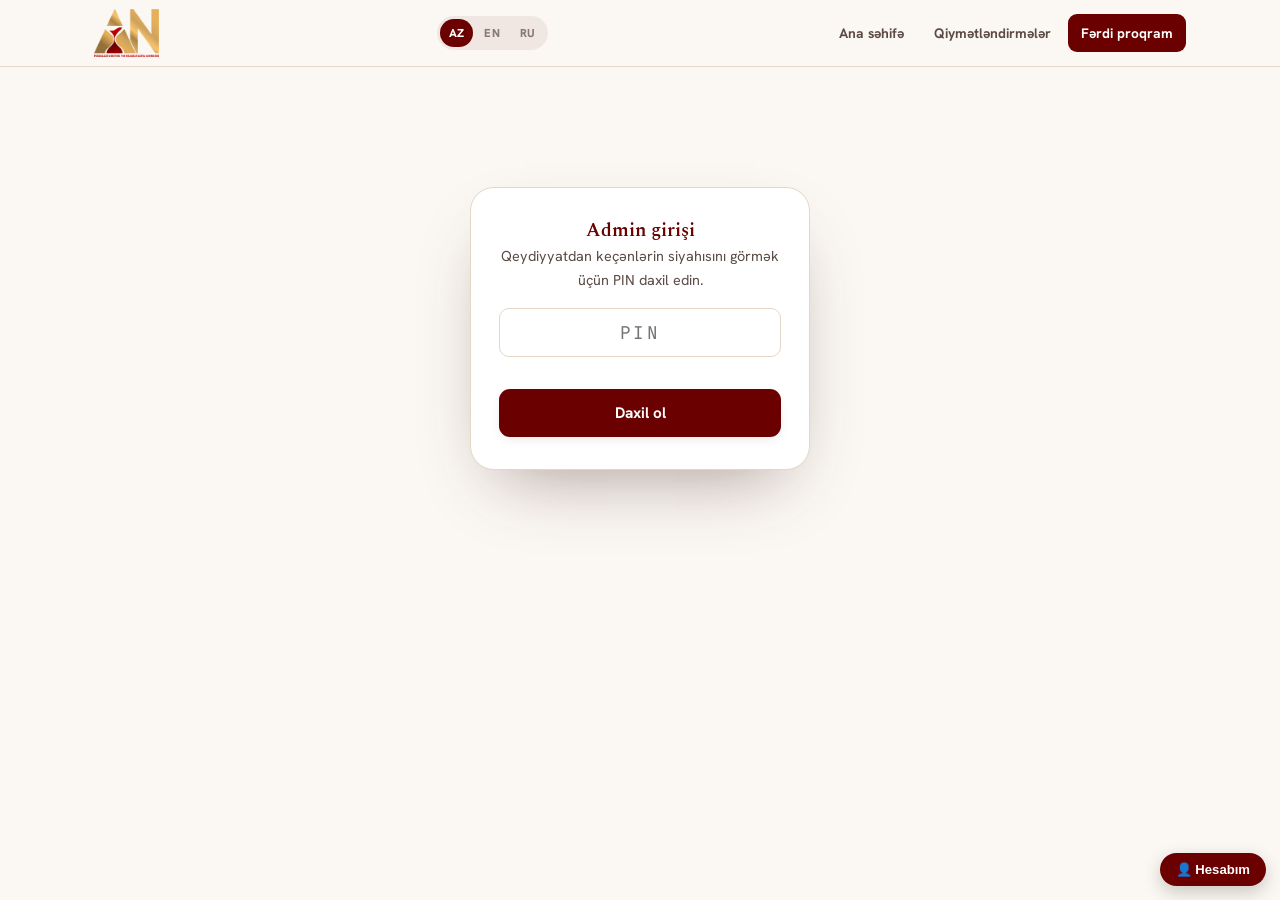
<file: admin.html>
<!DOCTYPE html><html lang="az"><head><meta charset="UTF-8"><meta name="viewport" content="width=device-width, initial-scale=1.0">
<title>Admin — Qeydiyyatlar | AN Psixoloji</title>
<meta name="robots" content="noindex, nofollow">
<link rel="stylesheet" href="assets/style.css?v=20260809a">
<link rel="manifest" href="manifest.json"><meta name="theme-color" content="#6A0000"><link rel="apple-touch-icon" href="icon-192.png"><link rel="icon" type="image/png" href="icon-192.png">
<style>
.admin-wrap{max-width:900px;margin:0 auto;padding:100px 24px 60px}
.pin-box{max-width:340px;margin:120px auto;background:#fff;border:1px solid var(--line);border-radius:var(--r-lg);
  padding:32px 28px;box-shadow:var(--shadow-lg);text-align:center}
.pin-box input{width:100%;font-size:1.1rem;text-align:center;letter-spacing:.15em;padding:12px;
  border:1px solid var(--line);border-radius:10px;margin:16px 0;font-family:'JetBrains Mono',monospace}
.pin-err{color:var(--low,#b34242);font-size:.85rem;min-height:1.2em}
.admin-table{width:100%;border-collapse:collapse;background:#fff;border-radius:var(--r);overflow:hidden;
  box-shadow:var(--shadow-sm);margin-top:20px}
.admin-table th{background:var(--cream);color:var(--bordo);text-align:left;padding:12px 16px;font-size:.82rem;
  text-transform:uppercase;letter-spacing:.04em}
.admin-table td{padding:12px 16px;border-top:1px solid var(--line);font-size:.92rem}
.admin-table tr:hover td{background:var(--paper)}
.admin-top{display:flex;justify-content:space-between;align-items:center;flex-wrap:wrap;gap:12px;margin-bottom:6px}
.admin-count{background:var(--bordo);color:#fff;border-radius:999px;padding:5px 14px;font-size:.82rem;font-weight:700}
.reg-grid{display:grid;grid-template-columns:repeat(auto-fill,minmax(230px,1fr));gap:16px;margin-top:20px}
.reg-card{background:#fff;border:1px solid var(--line);border-radius:var(--r);padding:20px;
  box-shadow:var(--shadow-sm);transition:.2s ease;position:relative}
.reg-card:hover{transform:translateY(-3px);box-shadow:var(--shadow)}
.reg-card .rc-name{font-family:'Spectral',serif;font-size:1.1rem;color:var(--bordo);font-weight:700;margin-bottom:10px;padding-right:64px}
.reg-card .rc-row{display:flex;align-items:center;gap:8px;font-size:.88rem;color:var(--ink-2);margin-top:7px}
.reg-card .rc-row svg{width:15px;height:15px;flex-shrink:0;color:var(--teal-2)}
.reg-card .rc-tag{position:absolute;top:18px;right:18px;font-size:.68rem;font-weight:800;letter-spacing:.03em;
  padding:4px 10px;border-radius:999px;text-transform:uppercase}
.reg-card .rc-tag.sms{background:var(--teal-soft);color:var(--teal-2)}
.reg-card .rc-tag.bypass{background:var(--gold-soft);color:var(--gold-2)}
.reg-card .rc-status{position:absolute;top:18px;left:18px;font-size:.68rem;font-weight:800;letter-spacing:.03em;
  padding:4px 10px;border-radius:999px;text-transform:uppercase}
.reg-card .rc-status.pending{background:#fdeceb;color:#b34242}
.reg-card .rc-status.active{background:var(--teal-soft);color:var(--teal-2)}
.reg-card .rc-name{padding-left:64px}
.reg-card .rc-actions{margin-top:14px;display:flex;gap:8px}
.rc-btn{flex:1;border:none;border-radius:9px;padding:9px 0;font-size:.82rem;font-weight:700;cursor:pointer;transition:.15s ease}
.rc-btn.approve{background:var(--teal);color:#fff}
.rc-btn.approve:hover{filter:brightness(1.06)}
.rc-btn.revoke{background:var(--cream);color:var(--ink-2)}
.rc-btn.revoke:hover{background:var(--gold-soft)}
#adminSearch{max-width:260px}
.empty-note{text-align:center;padding:40px;color:var(--ink-2)}
</style>
<script src="yenilenme.js" defer></script>
</head><body>
<header class="nav"><div class="wrap nav-in"><a href="index.html" class="brand" onclick="handleLogoTap(event)"><img src="logo.png" alt="AN Psixoloji Dəstək və Reabilitasiya Mərkəzi" class="logo-img"></a><div class="lang-switch"></div><button class="burger" onclick="toggleNav()" aria-label="Menyu">☰</button><nav class="nav-links" id="navLinks"><a href="index.html" data-i18n="nav_home">Ana səhifə</a><a href="qiymetlendirmeler.html" data-i18n="nav_assess">Qiymətləndirmələr</a><a href="proqram.html" class="cta" data-i18n="nav_program">Fərdi proqram</a></nav></div></header>

<div id="pinScreen" class="pin-box">
  <h3 style="margin-bottom:4px">Admin girişi</h3>
  <p class="muted" style="font-size:.9rem">Qeydiyyatdan keçənlərin siyahısını görmək üçün PIN daxil edin.</p>
  <input id="pinInput" type="password" placeholder="PIN" autocomplete="off" autocapitalize="characters">
  <div class="pin-err" id="pinErr"></div>
  <button class="btn btn-primary btn-block" onclick="checkPin()">Daxil ol</button>
</div>

<main id="adminMain" class="admin-wrap" style="display:none">
  <div class="admin-top">
    <div style="display:flex;gap:10px;align-items:center;flex-wrap:wrap">
      <h2 style="margin:0">Qeydiyyatdan keçənlər</h2>
      <span class="admin-count" id="regCount">0</span>
      <span class="admin-count" id="regActiveCount" style="background:var(--teal)">0 aktiv</span>
      <span class="admin-count" id="regPendingCount" style="background:#b34242">0 gözləyir</span>
    </div>
    <input id="adminSearch" type="text" placeholder="Ad, iş yeri və ya nömrə axtar..." oninput="renderTable()">
  </div>
  <div class="reg-grid" id="regBody"></div>
  <div class="empty-note" id="emptyNote" style="display:none">Hələ heç kim qeydiyyatdan keçməyib.</div>
</main>

<script src="assets/i18n.js?v=20260809a"></script>
<script src="assets/core.js?v=20260809a"></script>
<script>
const ADMIN_PIN = "AL2026EA";
let allRegs = [];

function checkPin(){
  const v = document.getElementById('pinInput').value.trim();
  if(v !== ADMIN_PIN){ document.getElementById('pinErr').textContent = 'Yanlış PIN.'; return; }
  document.getElementById('pinScreen').style.display='none';
  document.getElementById('adminMain').style.display='block';
  loadRegs();
}
document.getElementById('pinInput').addEventListener('keydown', e=>{ if(e.key==='Enter') checkPin(); });

async function loadRegs(){
  await abaEnsureFirebase();
  // Firebase Rules "auth != null" tələb etdiyi üçün əvvəlcə görünməz anonim giriş edirik
  if(!firebase.auth().currentUser){
    try{ await firebase.auth().signInAnonymously(); }catch(e){ console.error('Firebase auth xətası:', e); }
  }
  firebase.database().ref('aba_terapiya/registrations').on('value', snap=>{
    const val = snap.val() || {};
    allRegs = Object.entries(val).map(([key,r])=>Object.assign({_key:key}, r)).sort((a,b)=>(b.ts||0)-(a.ts||0));
    renderTable();
  });
}
function renderTable(){
  const q = (document.getElementById('adminSearch').value||'').toLowerCase();
  const filtered = allRegs.filter(r =>
    (r.adSoyad||'').toLowerCase().includes(q) ||
    (r.isYeri||'').toLowerCase().includes(q) ||
    (r.phone||'').toLowerCase().includes(q)
  );
  const pendingCount = allRegs.filter(r=>!r.approved).length;
  document.getElementById('regCount').textContent = allRegs.length + ' toplam';
  document.getElementById('regActiveCount').textContent = (allRegs.length - pendingCount) + ' aktiv';
  document.getElementById('regPendingCount').textContent = pendingCount + ' gözləyir';
  document.getElementById('emptyNote').style.display = filtered.length ? 'none' : 'block';
  const icWork='<svg viewBox="0 0 24 24" fill="none" stroke="currentColor" stroke-width="2"><rect x="3" y="7" width="18" height="13" rx="2"/><path d="M8 7V5a2 2 0 012-2h4a2 2 0 012 2v2"/></svg>';
  const icPhone='<svg viewBox="0 0 24 24" fill="none" stroke="currentColor" stroke-width="2"><path d="M22 16.9v3a2 2 0 01-2.2 2 19.8 19.8 0 01-8.6-3 19.5 19.5 0 01-6-6 19.8 19.8 0 01-3-8.6A2 2 0 014.1 2h3a2 2 0 012 1.7c.1.9.3 1.8.6 2.6a2 2 0 01-.5 2.1L8.1 9.9a16 16 0 006 6l1.5-1.1a2 2 0 012.1-.5c.8.3 1.7.5 2.6.6a2 2 0 011.7 2z"/></svg>';
  const icDate='<svg viewBox="0 0 24 24" fill="none" stroke="currentColor" stroke-width="2"><rect x="3" y="5" width="18" height="16" rx="2"/><path d="M16 3v4M8 3v4M3 10h18"/></svg>';
  document.getElementById('regBody').innerHTML = filtered.map(r => {
    const d = r.ts ? new Date(r.ts).toLocaleDateString('az-AZ',{year:'numeric',month:'short',day:'numeric'}) : '—';
    const tag = r.bypass ? '<span class="rc-tag bypass">Daxili</span>' : '<span class="rc-tag sms">İstifadəçi</span>';
    const status = r.approved ? '<span class="rc-status active">Aktiv</span>' : '<span class="rc-status pending">Gözləyir</span>';
    const actionBtn = r.approved
      ? `<button class="rc-btn revoke" onclick="toggleApprove('${r._key}',false)">Deaktiv et</button>`
      : `<button class="rc-btn approve" onclick="toggleApprove('${r._key}',true)">Aktivləşdir</button>`;
    const waMsg = encodeURIComponent(`Salam ${r.adSoyad||''}, ABA Terapiya hesabınız aktivləşdirildi. İstifadə edə bilərsiniz.`);
    const waBtn = r.approved ? '' : `<a class="rc-btn" style="background:var(--gold-soft);color:var(--gold-2);text-align:center;text-decoration:none;display:flex;align-items:center;justify-content:center" href="https://wa.me/${(r.phone||'').replace('+','')}?text=${waMsg}" target="_blank" rel="noopener noreferrer">WhatsApp</a>`;
    return `<div class="reg-card">${status}${tag}<div class="rc-name">${esc(r.adSoyad)}</div>
      <div class="rc-row">${icWork}<span>${esc(r.isYeri)}</span></div>
      <div class="rc-row">${icPhone}<span>${esc(r.phone)}</span></div>
      <div class="rc-row">${icDate}<span>${d}</span></div>
      <div class="rc-actions">${actionBtn}${waBtn}</div></div>`;
  }).join('');
}
function toggleApprove(key, val){
  firebase.database().ref('aba_terapiya/registrations/'+key+'/approved').set(val);
}
function esc(s){ const d=document.createElement('div'); d.textContent=s||''; return d.innerHTML; }
</script>
</body></html>
</file>
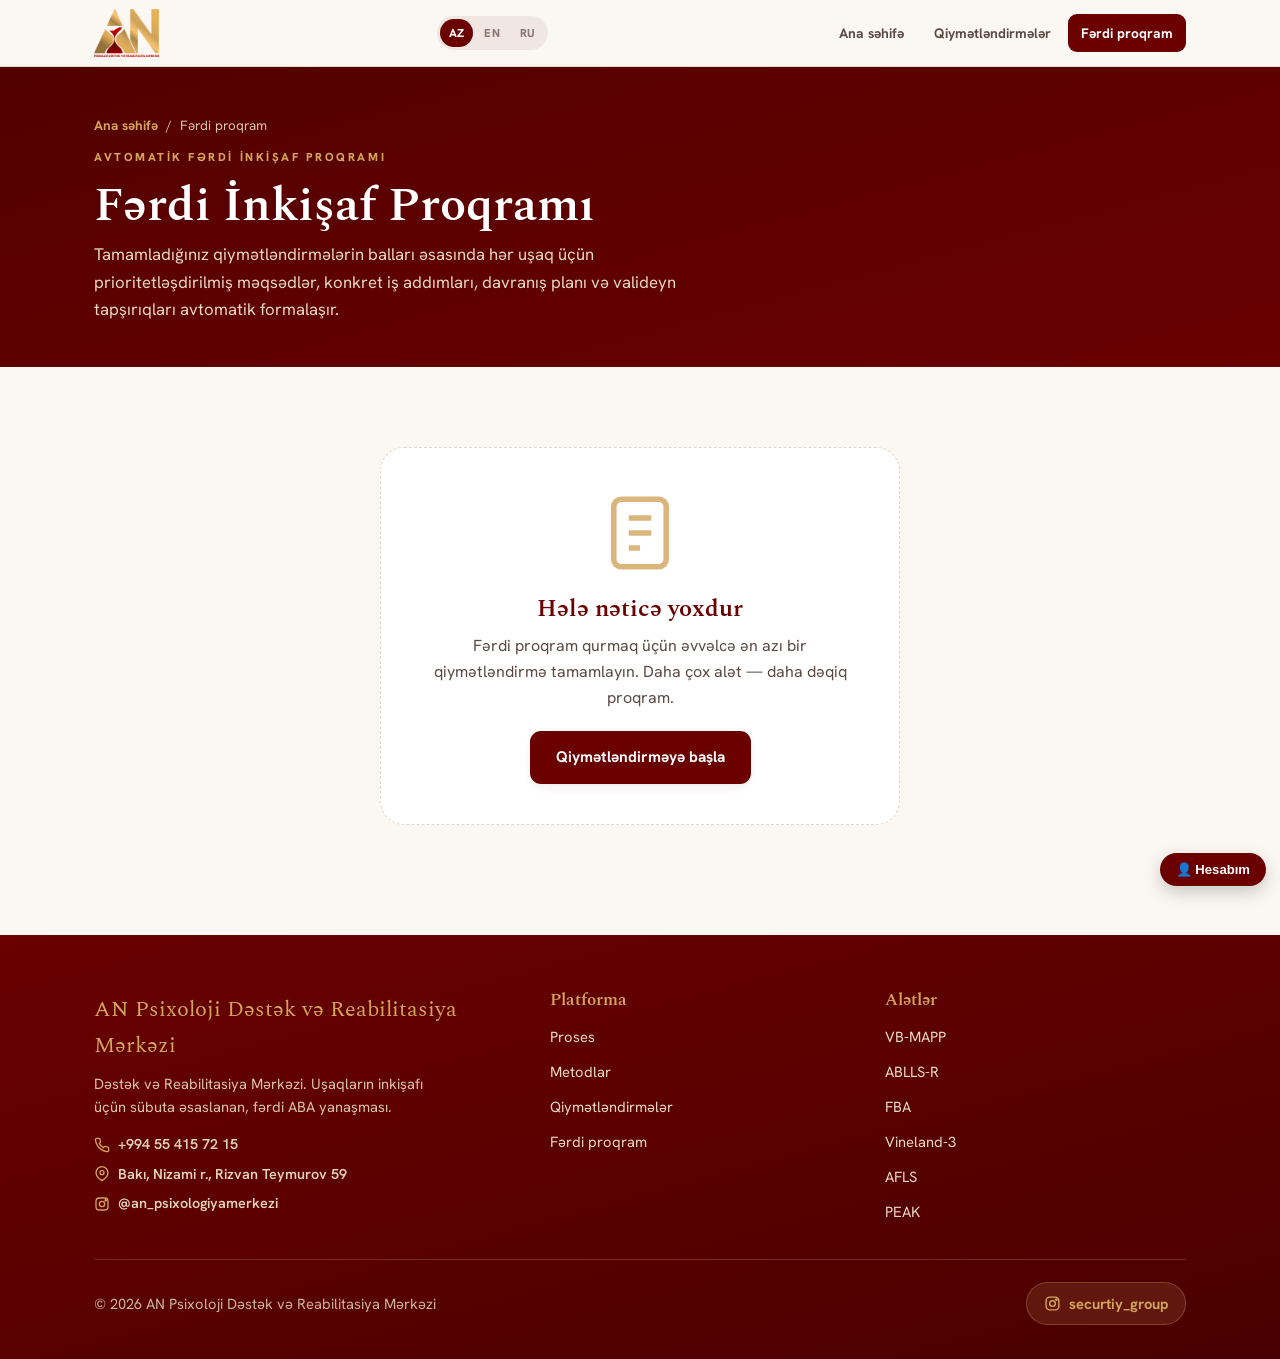
<file: proqram.html>
<!DOCTYPE html><html lang="az"><head><meta charset="UTF-8"><meta name="viewport" content="width=device-width, initial-scale=1.0">
<title>Fərdi Proqram — AN Psixoloji</title><link rel="stylesheet" href="assets/style.css?v=20260809a">
<link rel="manifest" href="manifest.json">
<script src="yenilenme.js" defer></script><meta name="theme-color" content="#6A0000"><link rel="apple-touch-icon" href="icon-192.png"><link rel="icon" type="image/png" href="icon-192.png"></head><body>
<header class="nav"><div class="wrap nav-in"><a href="index.html" class="brand" onclick="handleLogoTap(event)"><img src="logo.png" alt="AN Psixoloji Dəstək və Reabilitasiya Mərkəzi" class="logo-img"></a><div class="lang-switch"></div><button class="burger" onclick="toggleNav()" aria-label="Menyu">☰</button><nav class="nav-links" id="navLinks"><a href="index.html" data-i18n="nav_home">Ana səhifə</a><a href="qiymetlendirmeler.html" data-i18n="nav_assess">Qiymətləndirmələr</a><a href="proqram.html" class="active cta" data-i18n="nav_program">Fərdi proqram</a></nav></div></header>
<section class="page-hero" style="--accent:#6A0000;--accent-2:#8a2020"><div class="wrap">
<div class="crumb"><a href="index.html" data-i18n="nav_home">Ana səhifə</a> / <span data-i18n="nav_program">Fərdi proqram</span></div>
<span class="eyebrow" data-i18n="prog_eyebrow">Avtomatik fərdi proqram</span>
<h1 data-i18n="prog_h1">Fərdi İnkişaf Proqramı</h1>
<p data-i18n="prog_lead"></p></div></section>
<section style="padding:40px 0 70px"><div class="wrap"><div id="programRoot"></div></div></section>
<footer class="footer"><div class="wrap"><div class="footer-grid"><div><div class="fbrand">AN Psixoloji Dəstək və Reabilitasiya Mərkəzi</div><p data-i18n="foot_about">Dəstək və Reabilitasiya Mərkəzi.</p><div class="contact-row" style="margin-top:14px"><a href="tel:+994554157215"><svg viewBox="0 0 24 24" fill="none" stroke="currentColor" stroke-width="2"><path d="M22 16.9v3a2 2 0 01-2.2 2 19.8 19.8 0 01-8.6-3 19.5 19.5 0 01-6-6 19.8 19.8 0 01-3-8.6A2 2 0 014.1 2h3a2 2 0 012 1.7c.1.9.3 1.8.6 2.6a2 2 0 01-.5 2.1L8.1 9.9a16 16 0 006 6l1.5-1.1a2 2 0 012.1-.5c.8.3 1.7.5 2.6.6a2 2 0 011.7 2z"/></svg> +994 55 415 72 15</a></div><div class="contact-row"><span><svg viewBox="0 0 24 24" fill="none" stroke="currentColor" stroke-width="2"><path d="M21 10c0 6-9 12-9 12s-9-6-9-12a9 9 0 0118 0z"/><circle cx="12" cy="10" r="3"/></svg> Bakı, Nizami r., Rizvan Teymurov 59</span></div><div class="contact-row"><a href="https://instagram.com/an_psixologiyamerkezi" target="_blank" rel="noopener"><svg viewBox="0 0 24 24" fill="none" stroke="currentColor" stroke-width="2" width="17" height="17"><rect x="3" y="3" width="18" height="18" rx="5"/><circle cx="12" cy="12" r="4"/><circle cx="17.5" cy="6.5" r="1" fill="currentColor"/></svg> @an_psixologiyamerkezi</a></div></div><div><h4 data-i18n="foot_platform">Platforma</h4><ul><li><a href="index.html#proses" data-i18n="nav_process">Proses</a></li><li><a href="index.html#metodlar" data-i18n="nav_methods">Metodlar</a></li><li><a href="qiymetlendirmeler.html" data-i18n="nav_assess">Qiymətləndirmələr</a></li><li><a href="proqram.html" data-i18n="nav_program">Fərdi proqram</a></li></ul></div><div><h4 data-i18n="foot_tools">Alətlər</h4><ul><li><a href="tools/vb-mapp.html">VB-MAPP</a></li><li><a href="tools/ablls-r.html">ABLLS-R</a></li><li><a href="tools/fba.html">FBA</a></li><li><a href="tools/vineland.html">Vineland-3</a></li><li><a href="tools/afls.html">AFLS</a></li><li><a href="tools/peak.html">PEAK</a></li></ul></div></div><div class="footer-bot"><span class="by">© 2026 AN Psixoloji Dəstək və Reabilitasiya Mərkəzi</span><a class="ig" href="https://aze-ai.az" target="_blank" rel="noopener"><svg viewBox="0 0 24 24" fill="none" stroke="currentColor" stroke-width="2" width="17" height="17"><rect x="3" y="3" width="18" height="18" rx="5"/><circle cx="12" cy="12" r="4"/><circle cx="17.5" cy="6.5" r="1" fill="currentColor"/></svg> securtiy_group</a></div></div></footer><script src="assets/i18n.js?v=20260809a"></script><script src="assets/tools-data.js?v=20260809a"></script><script src="assets/program-data.js?v=20260809a"></script><script src="assets/core.js?v=20260809a"></script>
<script>
function levelOf(p){return p<45?1:p<75?2:3;}
function priTag(p){return p<45?{t:t('pri_high'),c:'tag-pri'}:p<75?{t:t('pri_mid'),c:'tag-mid'}:{t:t('pri_ok'),c:'tag-ok'};}
function methodFor(p){return p<45?t('m_dtt'):p<75?t('m_net'):t('m_gen');}
function smartGoal(n,p){var k=p<45?'sg_l1':p<75?'sg_l2':'sg_l3';return t(k).replace('{n}',n);}
function libOf(k){return (window.DOMAIN_LIB&&window.DOMAIN_LIB[k])||null;}
var FB={method:'',steps:[],parent:[]};
function build(){
 var p=ABA.getProfile(),res=ABA.getResults(),keys=Object.keys(res),root=document.getElementById('programRoot');
 if(!keys.length){root.innerHTML='<div class="prog-empty"><svg viewBox="0 0 24 24" fill="none" stroke="var(--gold)" stroke-width="1.5"><rect x="5" y="3" width="14" height="18" rx="2"/><path d="M9 8h6M9 12h6M9 16h3"/></svg>'
  +'<h2 style="font-size:1.5rem" data-i18n2>'+t('prog_empty_h')+'</h2><p class="muted" style="margin:10px 0 20px">'+t('prog_empty_p')+'</p>'
  +'<a href="qiymetlendirmeler.html" class="btn btn-primary">'+t('prog_empty_btn')+'</a></div>';return;}
 var all=[],levels=[],fba=null;
 keys.forEach(function(k){var r=res[k];
  if(r.type==='scale'){var td=window.TOOLS_DATA[r.toolId];r._name=tr(td.name);r.scores.forEach(function(s){all.push({tool:tr(td.name),name:tr(s.nameT),key:s.key,pct:s.pct});});levels.push(r.level);}
  if(r.type==='fba'){fba=r;}});
 all.sort(function(a,b){return a.pct-b.pct;});
 var pri=all.filter(function(d){return d.pct<45;}).length;
 var avg=levels.length?Math.round(levels.reduce(function(a,b){return a+b;},0)/levels.length):'—';
 var avgN={1:t('lvl1'),2:t('lvl2'),3:t('lvl3')}[avg]||'—';
 var fF=fba?tr(window.FBA_DATA.funcs[fba.funcKey]):'—';
 var h='<div class="prog-card" style="display:flex;justify-content:space-between;gap:16px;flex-wrap:wrap;align-items:center;border-left:5px solid var(--gold)">'
  +'<div><h2 style="font-size:1.6rem;margin-bottom:4px">'+(p.name||t('pf_child'))+' — '+t('prog_for')+'</h2>'
  +'<p class="muted">'+(p.age?t('pf_age')+': '+p.age+' · ':'')+(p.spec?t('pf_spec')+': '+p.spec+' · ':'')+t('date')+': '+new Date().toLocaleDateString()+'</p></div>'
  +'<div style="display:flex;gap:10px;flex-wrap:wrap"><button class="btn btn-gold" onclick="dl()">'+svgIcon('download')+' '+t('dl_program')+'</button>'
  +'<button class="btn btn-ghost" onclick="if(confirm(t(\'confirm_clear\'))){ABA.clearAll();location.reload();}">'+t('reset')+'</button></div></div>';
 h+='<div class="summary-grid"><div class="stat"><b>'+keys.length+'</b><span>'+t('sum_tools')+'</span></div>'
  +'<div class="stat"><b>'+avg+'</b><span>'+t('sum_level')+' · '+avgN.split('—').pop().trim()+'</span></div>'
  +'<div class="stat"><b>'+pri+'</b><span>'+t('sum_pri')+'</span></div>'
  +'<div class="stat"><b>'+fF+'</b><span>'+t('sum_func')+'</span></div></div>';
 h+='<div class="prog-card"><h3 style="margin-bottom:12px">'+t('assess_sum')+'</h3>';
 keys.forEach(function(k){var r=res[k];
  if(r.type==='scale'){var c=r.overall>=75?'var(--teal)':r.overall>=45?'var(--gold)':'var(--low)';
   h+='<div class="bar"><div class="bl"><span>'+r._name+'</span><span>'+r.overall+'% · '+t('lvl'+r.level)+'</span></div><div class="track"><div class="fill" style="width:'+r.overall+'%;background:'+c+'"></div></div></div>';}
  else if(r.type==='fba'){h+='<div class="note" style="margin-top:10px"><svg viewBox="0 0 24 24" fill="none" stroke="currentColor" stroke-width="2"><path d="M12 9v4m0 4h.01M10.3 3.9l-8 14A2 2 0 004 21h16a2 2 0 001.7-3l-8-14a2 2 0 00-3.4 0z"/></svg><div><b>FBA:</b> '+t('likely_func')+' — <b>'+tr(window.FBA_DATA.funcs[r.funcKey])+'</b>.'+(r.behavior?' “'+r.behavior+'”':'')+'</div></div>';}});
 h+='</div>';
 var top=all.slice(0,Math.min(6,all.length));
 h+='<div class="sec-divider">'+t('goals_div')+'</div>';
 top.forEach(function(d,i){var tag=priTag(d.pct);var lib=libOf(d.key)||FB;var steps=(lib.steps||[]).map(function(s){return '<li>'+tr(s)+'</li>';}).join('');
  h+='<div class="plan"><div class="plan-head"><h5>'+(i+1)+'. '+d.name+'</h5><span class="pct">'+d.pct+'% · <span class="goal-tag '+tag.c+'">'+tag.t+'</span></span></div>'
   +'<p class="method"><b>'+t('src')+':</b> '+d.tool+' · <b>'+t('method')+':</b> '+methodFor(d.pct)+(lib.method?' ('+tr(lib.method)+')':'')+'</p>'
   +'<p class="muted" style="margin-bottom:10px"><b>'+t('smart_goal')+':</b> '+smartGoal(d.name,d.pct)+'</p>'
   +'<span class="steps-label">'+t('concrete_steps')+'</span><ol>'+steps+'</ol>'
   +'<div class="parent-task">'+svgIcon('parent')+'<div><b>'+t('parent_task')+':</b> '+(lib.parent&&lib.parent[0]?tr(lib.parent[0]):'')+'</div></div></div>';});
 if(fba){var az=window.FBA_DATA.funcs[fba.funcKey].az;var recos=(window.FBA_DATA.recos[az]||[]).map(function(x){return '<li>'+tr(x)+'</li>';}).join('');
  var dk=['att','esc','tan','sen'][fba.funcKey];
  h+='<div class="sec-divider">'+t('bip_div')+'</div><div class="prog-card" style="border-left:5px solid #C0392B">'
   +'<p style="margin-bottom:10px"><b>'+t('func')+':</b> '+tr(window.FBA_DATA.funcs[fba.funcKey])+' — '+tr(window.FBA_DATA.descMap[dk])+'</p>'
   +'<span class="steps-label">'+t('ther_strat2')+'</span><div class="reco" style="margin:8px 0 0"><ul>'+recos+'</ul></div></div>';}
 var pt=[];top.forEach(function(d){var lib=libOf(d.key);if(lib&&lib.parent)lib.parent.forEach(function(x){pt.push(tr(x));});});
 if(fba){var az2=window.FBA_DATA.funcs[fba.funcKey].az;(window.FBA_DATA.parent[az2]||[]).forEach(function(x){pt.push(tr(x));});}
 pt=pt.filter(function(v,i,s){return s.indexOf(v)===i;}).slice(0,8);
 if(pt.length){h+='<div class="sec-divider">'+t('parent_div')+'</div><p class="muted" style="margin:-4px 0 14px">'+t('parent_intro')+'</p>';
  pt.forEach(function(x,i){h+='<div class="ptask"><span class="n">'+(i+1)+'</span><p>'+x+'</p></div>';});}
 h+='<div class="sec-divider">'+t('gen_div')+'</div><div class="prog-card"><div class="reco" style="margin:0;background:#fff;border:none;padding:0"><ul>'
  +'<li>'+t('gen1')+'</li><li>'+t('gen2')+'</li><li>'+t('gen3')+'</li><li>'+t('gen4')+'</li><li>'+t('gen5')+'</li></ul></div></div>';
 h+='<div class="note" style="margin-top:24px"><svg viewBox="0 0 24 24" fill="none" stroke="currentColor" stroke-width="2"><circle cx="12" cy="12" r="9"/><path d="M12 8v5M12 16h.01"/></svg><div>'+t('bcba_note')+'</div></div>';
 root.innerHTML=h;
 setTimeout(function(){root.querySelectorAll('.fill').forEach(function(f){var w=f.style.width;f.style.width='0';requestAnimationFrame(function(){f.style.width=w;});});},60);
}
function dl(){var p=ABA.getProfile(),res=ABA.getResults(),keys=Object.keys(res);if(!keys.length){alert(t('calc_first'));return;}
 var all=[],fba=null;keys.forEach(function(k){var r=res[k];if(r.type==='scale'){var td=window.TOOLS_DATA[r.toolId];r.scores.forEach(function(s){all.push({tool:tr(td.name),name:tr(s.nameT),key:s.key,pct:s.pct});});}if(r.type==='fba')fba=r;});
 all.sort(function(a,b){return a.pct-b.pct;});var top=all.slice(0,6);var date=new Date().toLocaleDateString();
 var summary=keys.map(function(k){var r=res[k];return r.type==='scale'?'<tr><td>'+tr(window.TOOLS_DATA[r.toolId].name)+'</td><td>'+r.overall+'% — '+t('lvl'+r.level)+'</td></tr>':'<tr><td>FBA</td><td>'+t('func')+': '+tr(window.FBA_DATA.funcs[r.funcKey])+'</td></tr>';}).join('');
 var goals=top.map(function(d,i){var lib=libOf(d.key)||FB;var steps=(lib.steps||[]).map(function(s){return '<li>'+tr(s)+'</li>';}).join('');
  return '<div class="goal"><b>'+(i+1)+'. '+d.name+'</b> <span class="pct">'+d.pct+'%</span><div class="src">'+t('src')+': '+d.tool+' · '+t('method')+': '+methodFor(d.pct)+(lib.method?' ('+tr(lib.method)+')':'')+'</div><p><b>'+t('smart_goal')+':</b> '+smartGoal(d.name,d.pct)+'</p><div class="sl">'+t('concrete_steps')+':</div><ol>'+steps+'</ol></div>';}).join('');
 var pt=[];top.forEach(function(d){var lib=libOf(d.key);if(lib&&lib.parent)lib.parent.forEach(function(x){pt.push(tr(x));});});
 if(fba){var az=window.FBA_DATA.funcs[fba.funcKey].az;(window.FBA_DATA.parent[az]||[]).forEach(function(x){pt.push(tr(x));});}
 pt=pt.filter(function(v,i,s){return s.indexOf(v)===i;}).slice(0,8);
 var ph=pt.length?'<h2>'+t('parent_div')+'</h2><ol class="pt">'+pt.map(function(x){return '<li>'+x+'</li>';}).join('')+'</ol>':'';
 var bip=fba?'<h2>'+t('bip_div')+'</h2><p><b>'+t('func')+':</b> '+tr(window.FBA_DATA.funcs[fba.funcKey])+'</p><b>'+t('ther_strat2')+':</b><ul>'+(window.FBA_DATA.recos[window.FBA_DATA.funcs[fba.funcKey].az]||[]).map(function(x){return '<li>'+tr(x)+'</li>';}).join('')+'</ul>':'';
 var html='<!DOCTYPE html><html lang="'+getLang()+'"><head><meta charset="UTF-8"><title>'+t('prog_h1')+' — '+(p.name||'')+'</title><style>body{font-family:Segoe UI,Arial,sans-serif;max-width:800px;margin:30px auto;padding:0 22px;color:#2a1c1c;line-height:1.6}.hd{background:linear-gradient(135deg,#4a0000,#6A0000);color:#fff;padding:28px;border-radius:14px}.hd h1{margin:0;color:#D2A55D;font-size:1.6rem}.hd p{margin:6px 0 0;color:#e7d6c2}.meta{background:#F3ECE0;border-radius:12px;padding:16px;margin:18px 0;display:grid;grid-template-columns:1fr 1fr;gap:8px;font-size:.92rem}.meta b{color:#6A0000}h2{color:#6A0000;border-bottom:2px solid #D2A55D;padding-bottom:6px;margin-top:28px;font-size:1.2rem}table{width:100%;border-collapse:collapse}td{padding:9px;border-bottom:1px solid #e3d8c8;font-size:.92rem}td:first-child{color:#6A0000;font-weight:600}.goal{background:#fff;border:1px solid #e3d8c8;border-left:4px solid #2A9D8F;border-radius:10px;padding:14px 16px;margin:12px 0}.goal .pct{color:#b9863a;font-weight:700;float:right}.goal .src{font-size:.82rem;color:#8a7a72;margin:4px 0}.goal .sl{font-size:.78rem;font-weight:700;text-transform:uppercase;color:#1f7268;margin-top:8px}.goal ol{margin:6px 0 0 20px}.goal li{font-size:.9rem;margin:4px 0}ul li,ol.pt li{font-size:.92rem;margin:5px 0}ol.pt{background:#fff;border:1px dashed #D2A55D;border-radius:10px;padding:14px 14px 14px 34px}.ft{margin-top:30px;padding-top:16px;border-top:1px solid #e3d8c8;font-size:.82rem;color:#8a7a72;text-align:center}.ft a{color:#b9863a;font-weight:700;text-decoration:none}</style></head><body>'
  +'<div class="hd"><h1>'+t('prog_h1')+'</h1><p>AN Psixoloji Dəstək və Reabilitasiya Mərkəzi · ABA</p></div>'
  +'<div class="meta"><span><b>'+t('pf_child')+':</b> '+(p.name||'—')+'</span><span><b>'+t('pf_age')+':</b> '+(p.age||'—')+'</span><span><b>'+t('pf_spec')+':</b> '+(p.spec||'—')+'</span><span><b>'+t('date')+':</b> '+date+'</span></div>'
  +'<h2>'+t('assess_sum')+'</h2><table>'+summary+'</table><h2>'+t('goals_div')+'</h2>'+goals+bip+ph
  +'<h2>'+t('gen_div')+'</h2><ul><li>'+t('gen1').replace(/<[^>]+>/g,'')+'</li><li>'+t('gen3').replace(/<[^>]+>/g,'')+'</li><li>'+t('gen4').replace(/<[^>]+>/g,'')+'</li></ul>'
  +'<div class="ft">AN Psixoloji Dəstək və Reabilitasiya Mərkəzi · Bakı, Nizami r., Rizvan Teymurov 59 · +994 55 415 72 15<br><a href="https://aze-ai.az">securtiy_group</a> · '+t('bcba_note').replace(/<[^>]+>/g,'')+'</div></body></html>';
 var b=new Blob([html],{type:'text/html'});var a=document.createElement('a');a.href=URL.createObjectURL(b);a.download='Ferdi_Proqram_'+(p.name||'usaq').replace(/\s+/g,'_')+'.html';a.click();URL.revokeObjectURL(a.href);}
build();
</script><script type="module" src="https://samir210-az.github.io/menyu/analytics.js"></script></body></html>
</file>
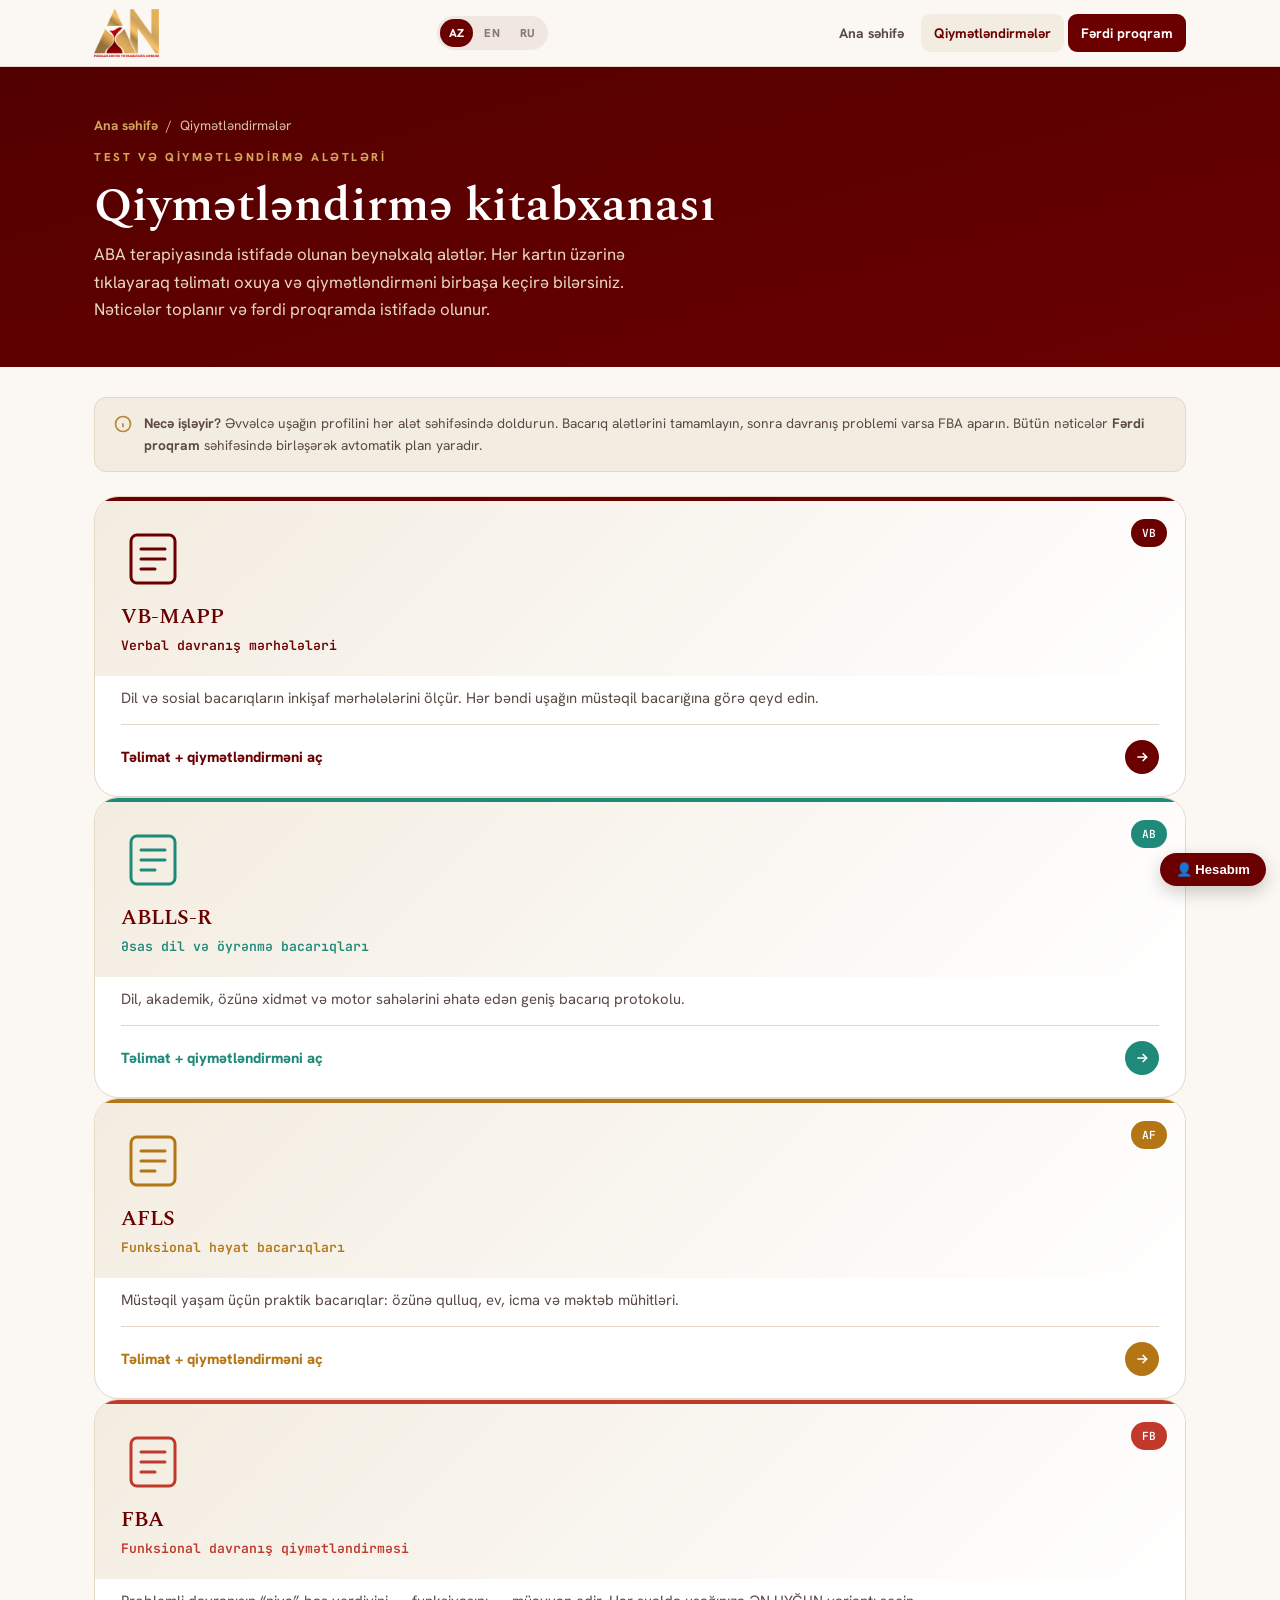
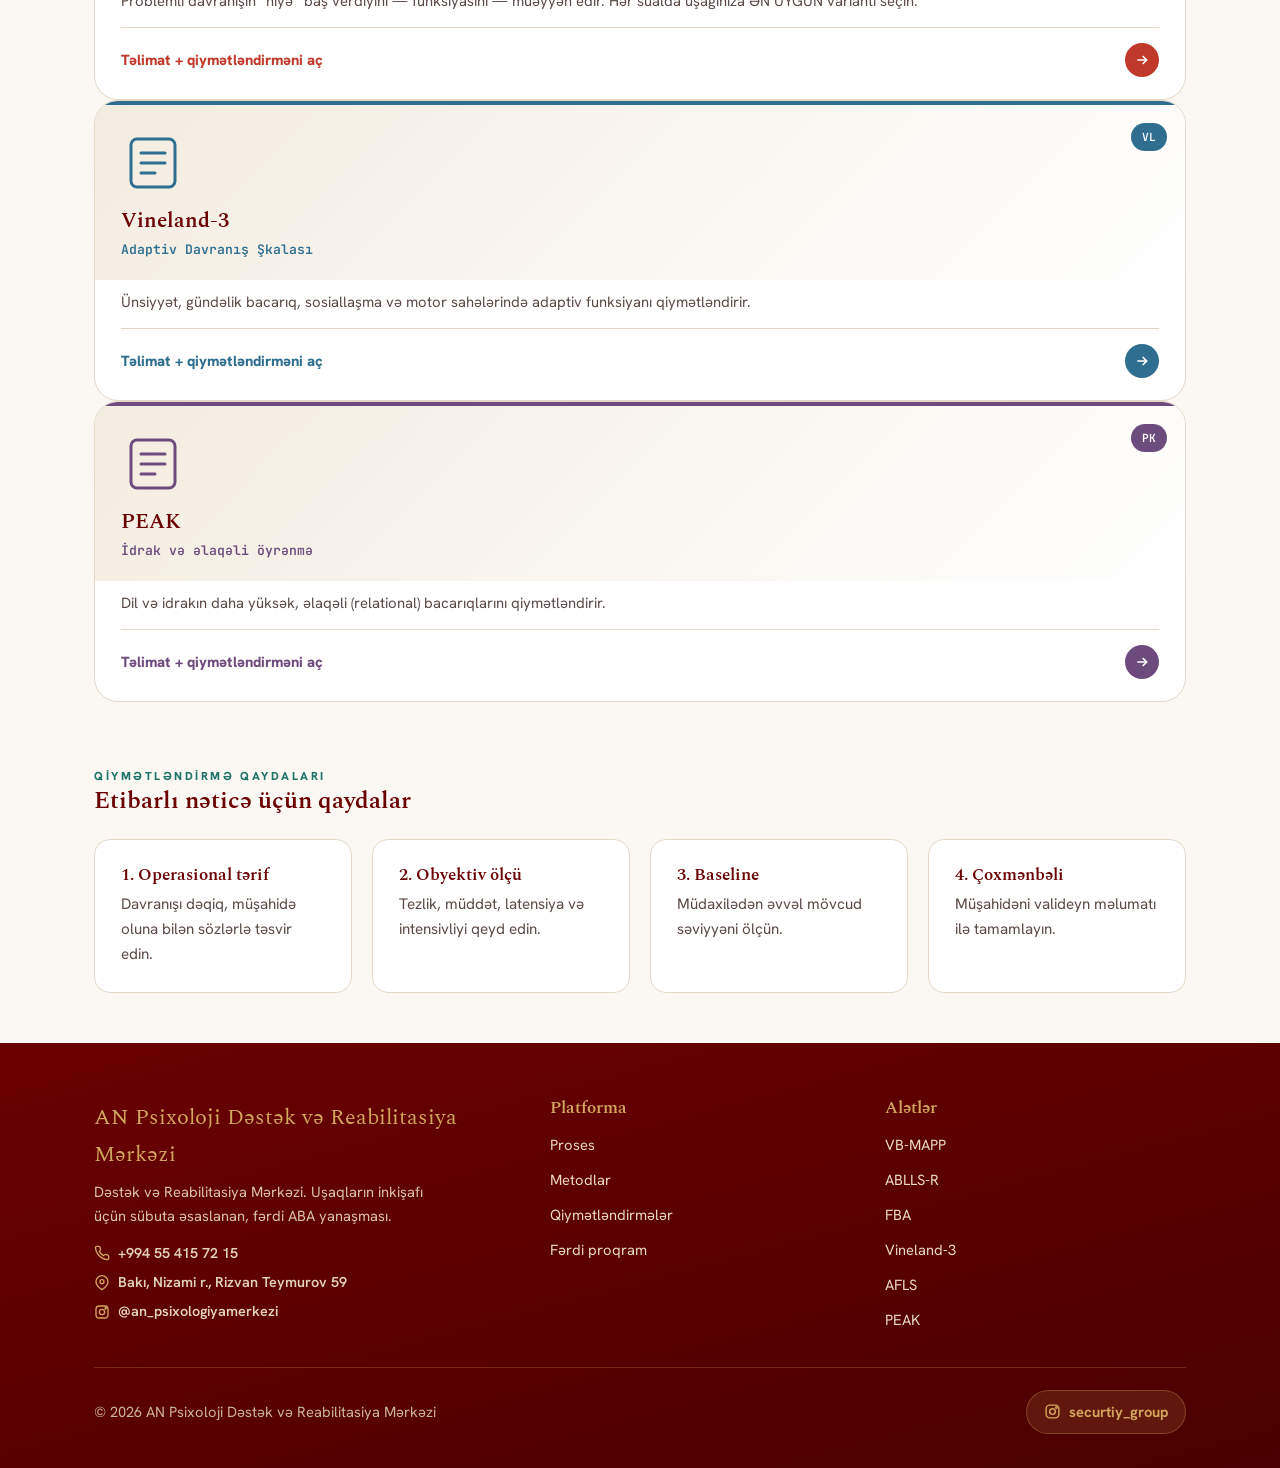
<file: qiymetlendirmeler.html>
<!DOCTYPE html><html lang="az"><head><meta charset="UTF-8"><meta name="viewport" content="width=device-width, initial-scale=1.0">
<title>Qiymətləndirmələr — AN Psixoloji</title><link rel="stylesheet" href="assets/style.css?v=20260809a">
<link rel="manifest" href="manifest.json"><meta name="theme-color" content="#6A0000"><link rel="apple-touch-icon" href="icon-192.png"><link rel="icon" type="image/png" href="icon-192.png"><script src="yenilenme.js" defer></script>
</head><body>
<header class="nav"><div class="wrap nav-in"><a href="index.html" class="brand" onclick="handleLogoTap(event)"><img src="logo.png" alt="AN Psixoloji Dəstək və Reabilitasiya Mərkəzi" class="logo-img"></a><div class="lang-switch"></div><button class="burger" onclick="toggleNav()" aria-label="Menyu">☰</button><nav class="nav-links" id="navLinks"><a href="index.html" data-i18n="nav_home">Ana səhifə</a><a href="qiymetlendirmeler.html" class="active" data-i18n="nav_assess">Qiymətləndirmələr</a><a href="proqram.html" class="cta" data-i18n="nav_program">Fərdi proqram</a></nav></div></header>
<section class="page-hero"><div class="wrap">
<div class="crumb"><a href="index.html" data-i18n="nav_home">Ana səhifə</a> / <span data-i18n="cat_crumb">Qiymətləndirmələr</span></div>
<span class="eyebrow" data-i18n="cat_eyebrow">Test və qiymətləndirmə alətləri</span>
<h1 data-i18n="cat_h1">Qiymətləndirmə kitabxanası</h1>
<p data-i18n="cat_p">ABA terapiyasında istifadə olunan beynəlxalq alətlər.</p></div></section>
<main><section style="padding:30px 0 10px"><div class="wrap">
<div class="note" style="margin-bottom:24px"><svg viewBox="0 0 24 24" fill="none" stroke="currentColor" stroke-width="2"><circle cx="12" cy="12" r="9"/><path d="M12 16v-5M12 8h.01"/></svg>
<div><b data-i18n="cat_how_t">Necə işləyir?</b> <span data-i18n="cat_how">Profili doldurun, alətləri tamamlayın, nəticələr fərdi proqramda birləşir.</span></div></div>
<div class="tool-grid" id="toolGrid"></div></div></section>
<section class="soft" style="padding:50px 0"><div class="wrap">
<span class="eyebrow" data-i18n="cat_rules_eyebrow">Qiymətləndirmə qaydaları</span>
<h2 data-i18n="cat_rules_h">Etibarlı nəticə üçün qaydalar</h2>
<div class="g4" style="margin-top:24px">
<div class="card reveal in"><h3 style="font-size:1.05rem" data-i18n="rule1_h">1. Operasional tərif</h3><p data-i18n="rule1_p"></p></div>
<div class="card reveal in d1"><h3 style="font-size:1.05rem" data-i18n="rule2_h">2. Obyektiv ölçü</h3><p data-i18n="rule2_p"></p></div>
<div class="card reveal in d2"><h3 style="font-size:1.05rem" data-i18n="rule3_h">3. Baseline</h3><p data-i18n="rule3_p"></p></div>
<div class="card reveal in d3"><h3 style="font-size:1.05rem" data-i18n="rule4_h">4. Çoxmənbəli</h3><p data-i18n="rule4_p"></p></div>
</div></div></section></main>
<footer class="footer"><div class="wrap"><div class="footer-grid"><div><div class="fbrand">AN Psixoloji Dəstək və Reabilitasiya Mərkəzi</div><p data-i18n="foot_about">Dəstək və Reabilitasiya Mərkəzi.</p><div class="contact-row" style="margin-top:14px"><a href="tel:+994554157215"><svg viewBox="0 0 24 24" fill="none" stroke="currentColor" stroke-width="2"><path d="M22 16.9v3a2 2 0 01-2.2 2 19.8 19.8 0 01-8.6-3 19.5 19.5 0 01-6-6 19.8 19.8 0 01-3-8.6A2 2 0 014.1 2h3a2 2 0 012 1.7c.1.9.3 1.8.6 2.6a2 2 0 01-.5 2.1L8.1 9.9a16 16 0 006 6l1.5-1.1a2 2 0 012.1-.5c.8.3 1.7.5 2.6.6a2 2 0 011.7 2z"/></svg> +994 55 415 72 15</a></div><div class="contact-row"><span><svg viewBox="0 0 24 24" fill="none" stroke="currentColor" stroke-width="2"><path d="M21 10c0 6-9 12-9 12s-9-6-9-12a9 9 0 0118 0z"/><circle cx="12" cy="10" r="3"/></svg> Bakı, Nizami r., Rizvan Teymurov 59</span></div><div class="contact-row"><a href="https://instagram.com/an_psixologiyamerkezi" target="_blank" rel="noopener"><svg viewBox="0 0 24 24" fill="none" stroke="currentColor" stroke-width="2" width="17" height="17"><rect x="3" y="3" width="18" height="18" rx="5"/><circle cx="12" cy="12" r="4"/><circle cx="17.5" cy="6.5" r="1" fill="currentColor"/></svg> @an_psixologiyamerkezi</a></div></div><div><h4 data-i18n="foot_platform">Platforma</h4><ul><li><a href="index.html#proses" data-i18n="nav_process">Proses</a></li><li><a href="index.html#metodlar" data-i18n="nav_methods">Metodlar</a></li><li><a href="qiymetlendirmeler.html" data-i18n="nav_assess">Qiymətləndirmələr</a></li><li><a href="proqram.html" data-i18n="nav_program">Fərdi proqram</a></li></ul></div><div><h4 data-i18n="foot_tools">Alətlər</h4><ul><li><a href="tools/vb-mapp.html">VB-MAPP</a></li><li><a href="tools/ablls-r.html">ABLLS-R</a></li><li><a href="tools/fba.html">FBA</a></li><li><a href="tools/vineland.html">Vineland-3</a></li><li><a href="tools/afls.html">AFLS</a></li><li><a href="tools/peak.html">PEAK</a></li></ul></div></div><div class="footer-bot"><span class="by">© 2026 AN Psixoloji Dəstək və Reabilitasiya Mərkəzi</span><a class="ig" href="https://aze-ai.az" target="_blank" rel="noopener"><svg viewBox="0 0 24 24" fill="none" stroke="currentColor" stroke-width="2" width="17" height="17"><rect x="3" y="3" width="18" height="18" rx="5"/><circle cx="12" cy="12" r="4"/><circle cx="17.5" cy="6.5" r="1" fill="currentColor"/></svg> securtiy_group</a></div></div></footer><script src="assets/i18n.js?v=20260809a"></script><script src="assets/tools-data.js?v=20260809a"></script><script src="assets/program-data.js?v=20260809a"></script><script src="assets/core.js?v=20260809a"></script>
<script>(function(){
var ACC={'vb-mapp':'#6A0000','ablls-r':'#1F8A7A','afls':'#B47514','fba':'#C0392B','vineland':'#2F6E8F','peak':'#6D4C7D'};
var ABBR={'vb-mapp':'VB','ablls-r':'AB','afls':'AF','fba':'FB','vineland':'VL','peak':'PK'};
var ORDER=[['vb-mapp','VB-MAPP'],['ablls-r','ABLLS-R'],['afls','AFLS'],['fba','FBA'],['vineland','Vineland-3'],['peak','PEAK']];
var grid=document.getElementById('toolGrid');
ORDER.forEach(function(o,i){var id=o[0],name=o[1],isF=id==='fba';var td=isF?window.FBA_DATA:window.TOOLS_DATA[id];var col=ACC[id];
var a=document.createElement('a');a.className='tool-card reveal in d'+(i%3);a.href='tools/'+id+'.html';a.setAttribute('data-tool',id);a.style.setProperty('--tc',col);
a.innerHTML='<div class="done-flag">✓</div>'
+'<div class="tool-top" style="border-top:4px solid '+col+'"><span class="tool-badge" style="background:'+col+';color:#fff">'+ABBR[id]+'</span>'
+'<svg class="tool-ill" viewBox="0 0 64 64" fill="none" stroke="'+col+'" stroke-width="3" stroke-linecap="round"><rect x="10" y="8" width="44" height="48" rx="6"/><path d="M20 22h24M20 32h24M20 42h14"/></svg>'
+'<h3>'+name+'</h3><span class="tool-abbr" style="color:'+col+'">'+tr(td.eyebrow).split('·')[1].trim()+'</span></div>'
+'<div class="tool-body"><p>'+tr(td.intro)+'</p>'
+'<div class="tool-go" style="color:'+col+'">'+t('cat_open')+'<span class="arrow" style="background:'+col+'"><svg viewBox="0 0 24 24" fill="none" stroke="#fff" stroke-width="2.4" width="16" height="16"><path d="M5 12h14m-6-6l6 6-6 6"/></svg></span></div></div>';
grid.appendChild(a);});
markCompletedTools();})();</script><script type="module" src="https://samir210-az.github.io/menyu/analytics.js"></script></body></html>
</file>
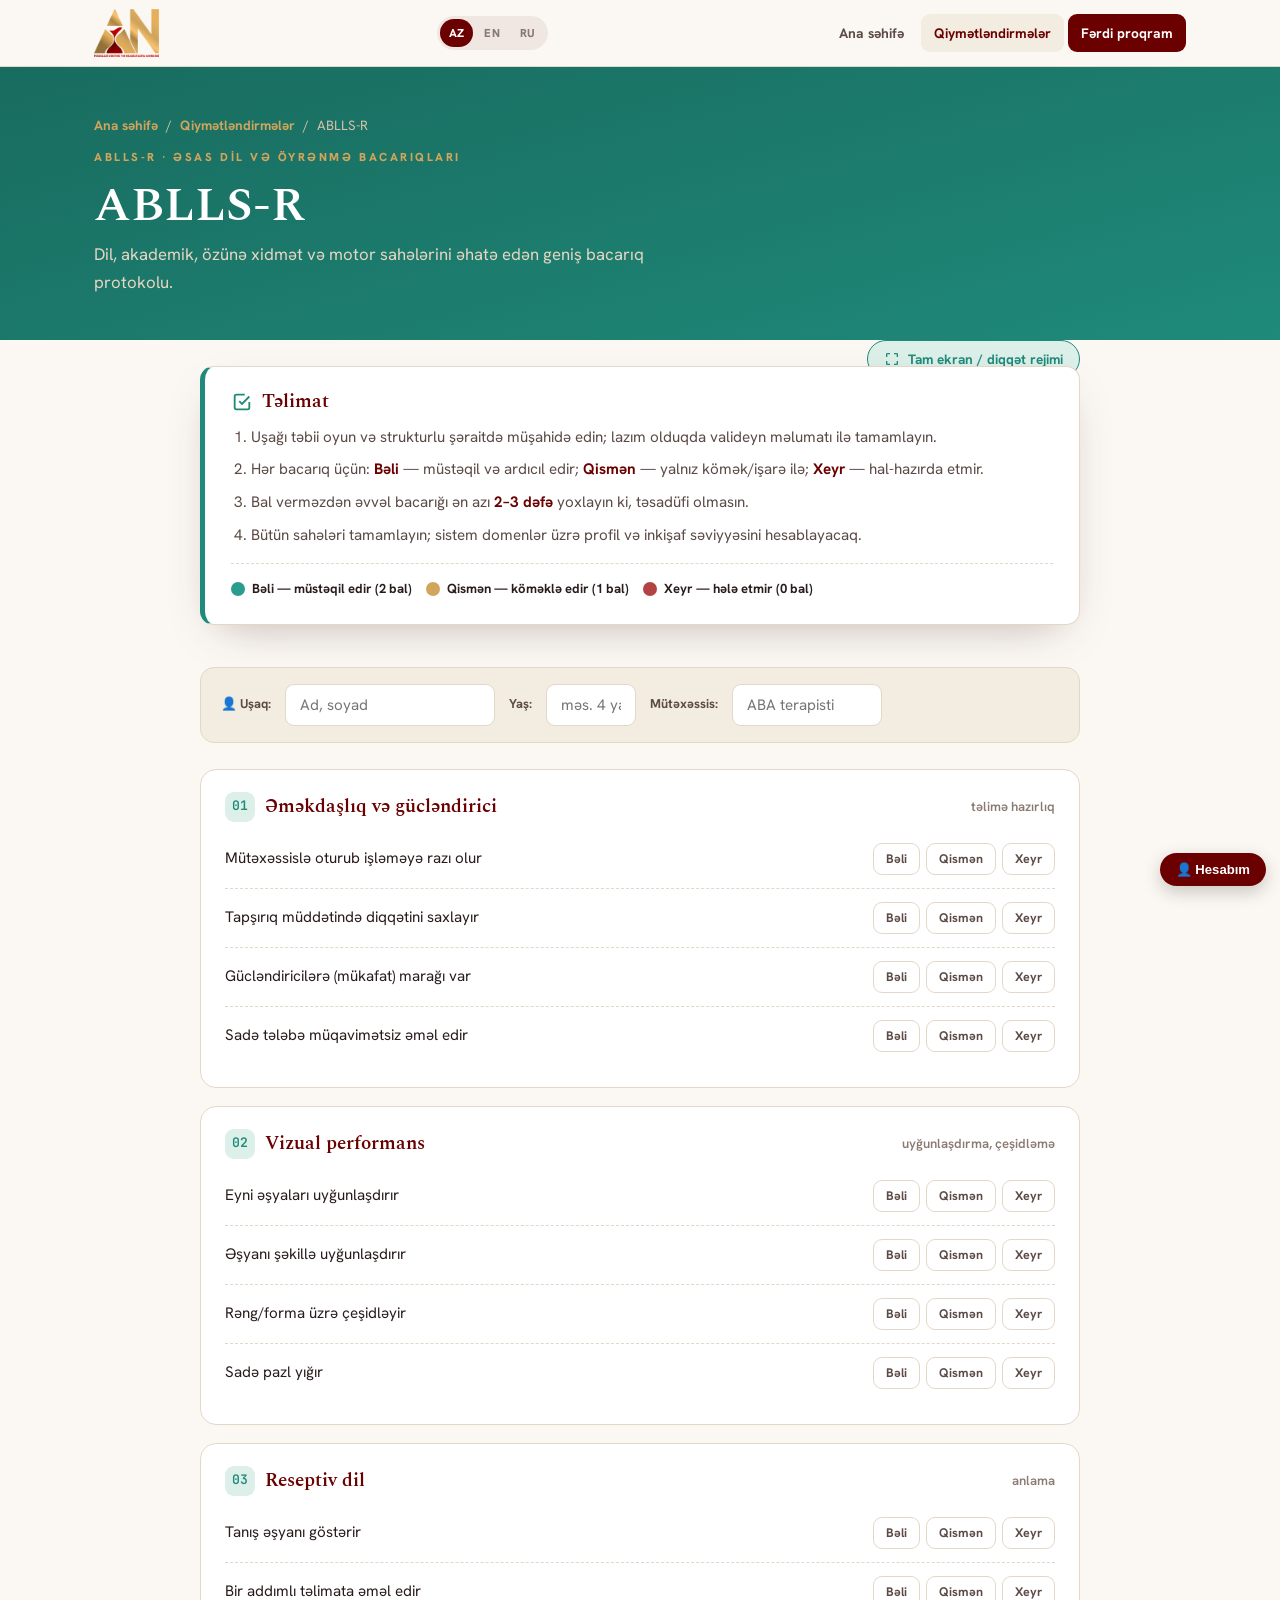
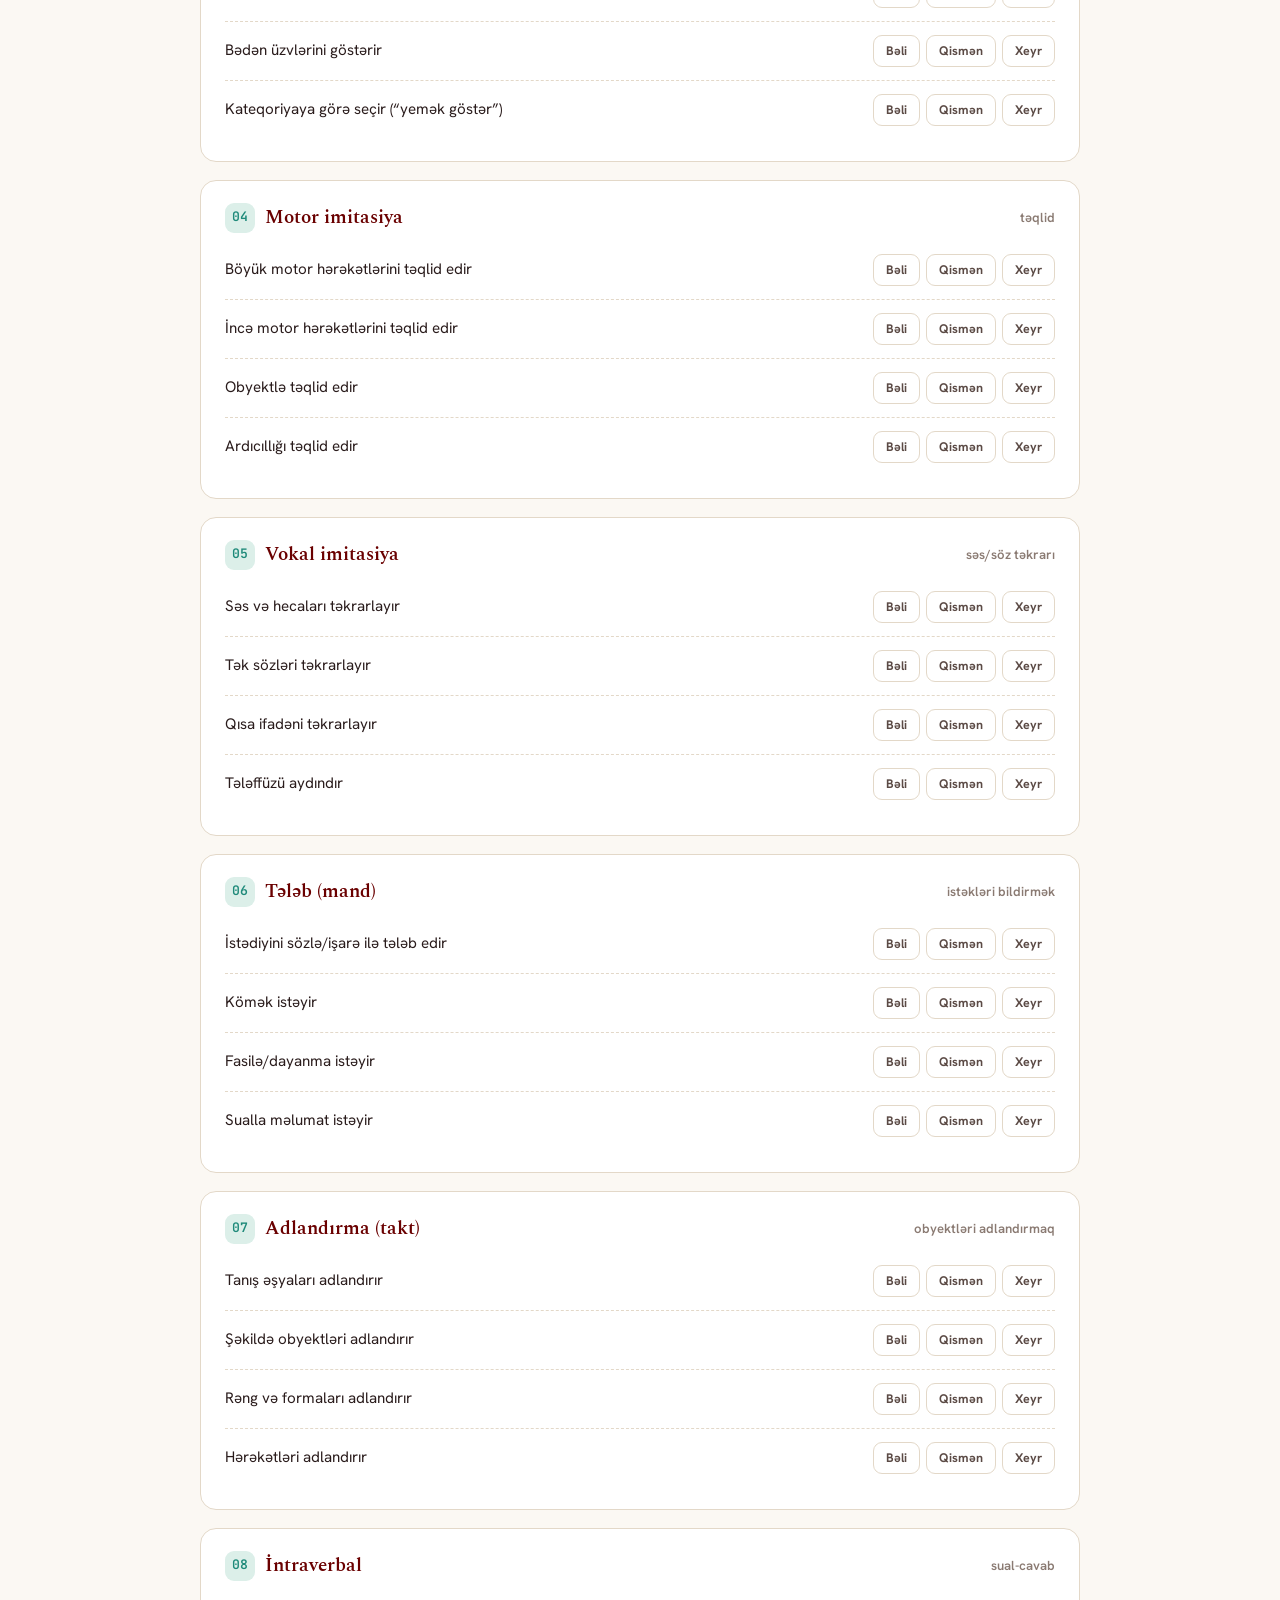
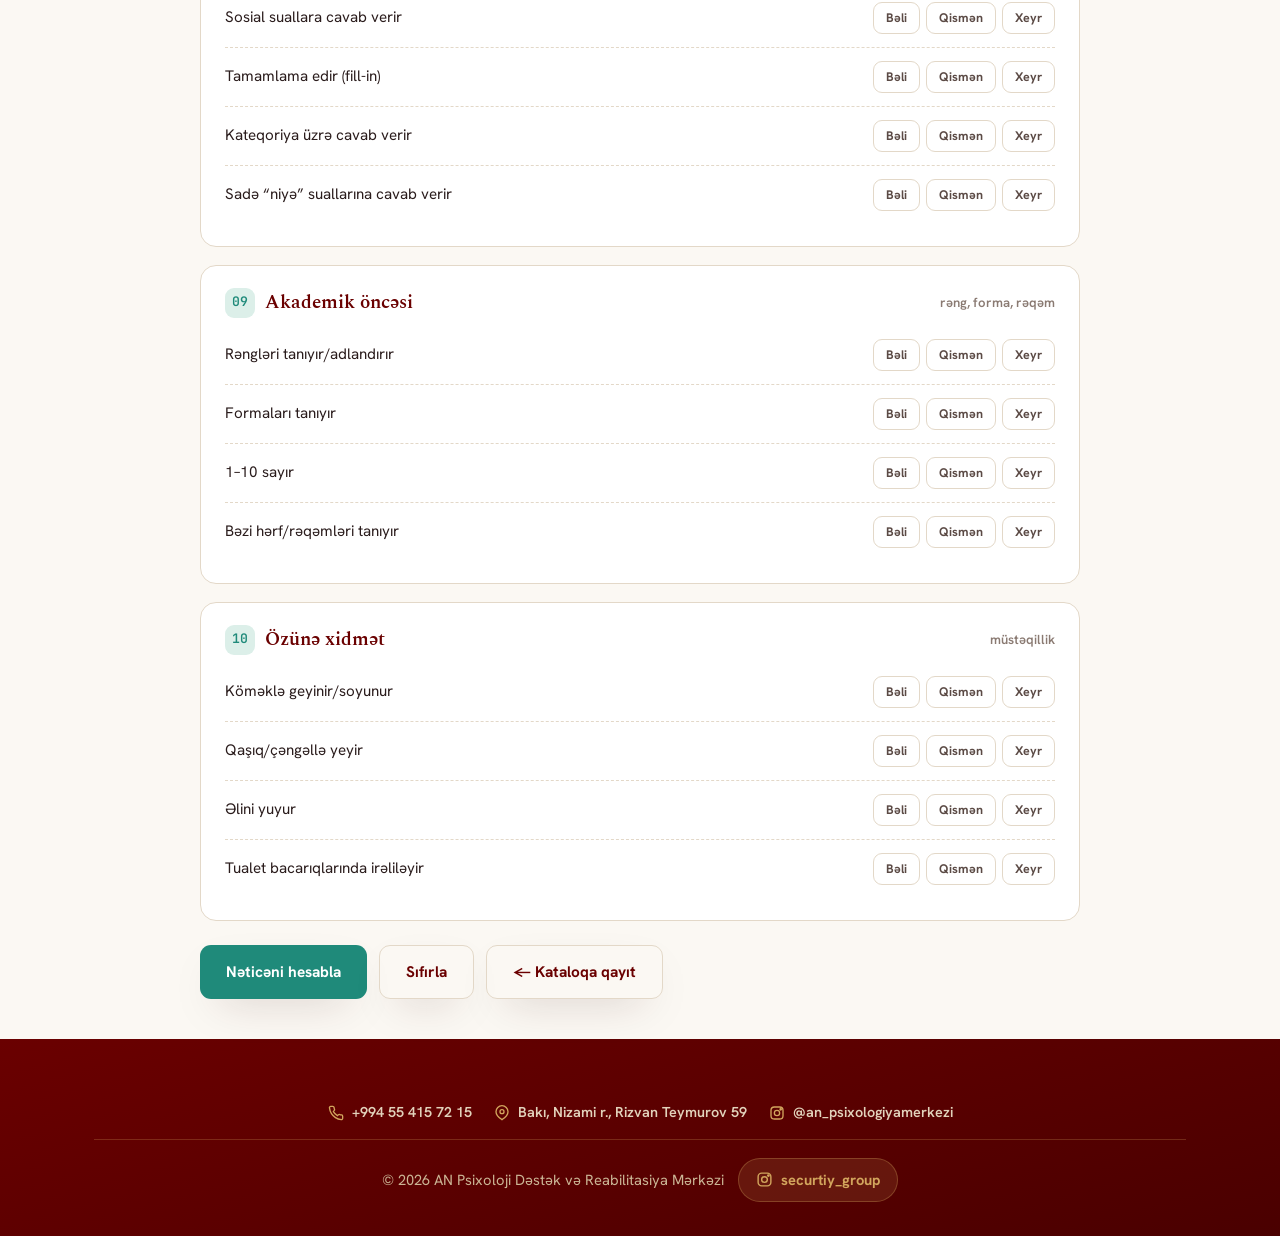
<file: tools/ablls-r.html>
<!DOCTYPE html><html lang="az"><head><meta charset="UTF-8"><meta name="viewport" content="width=device-width, initial-scale=1.0">
<title>ABLLS-R — AN Psixoloji</title><link rel="stylesheet" href="../assets/style.css?v=20260809a">
<link rel="manifest" href="../manifest.json"><meta name="theme-color" content="#6A0000"><link rel="apple-touch-icon" href="../icon-192.png"><link rel="icon" type="image/png" href="../icon-192.png">
<style>:root{--accent:#1F8A7A;--accent-2:#176d61;--accent-soft:#dcefe9}</style><script src="yenilenme.js" defer></script>
</head><body>
<div class="meter" id="meter"></div>
<button class="focus-exit" onclick="toggleFocus()"><svg viewBox="0 0 24 24" fill="none" stroke="currentColor" stroke-width="2" width="16" height="16"><path d="M4 9V5a1 1 0 011-1h4M20 9V5a1 1 0 00-1-1h-4M4 15v4a1 1 0 001 1h4M20 15v4a1 1 0 01-1 1h-4"/></svg> <span data-i18n="focus_exit">Rejimdən çıx</span></button>
<header class="nav"><div class="wrap nav-in"><a href="../index.html" class="brand" onclick="handleLogoTap(event)"><img src="../logo.png" alt="AN Psixoloji Dəstək və Reabilitasiya Mərkəzi" class="logo-img"></a><div class="lang-switch"></div><button class="burger" onclick="toggleNav()" aria-label="Menyu">☰</button><nav class="nav-links" id="navLinks"><a href="../index.html" data-i18n="nav_home">Ana səhifə</a><a href="../qiymetlendirmeler.html" class="active" data-i18n="nav_assess">Qiymətləndirmələr</a><a href="../proqram.html" class="cta" data-i18n="nav_program">Fərdi proqram</a></nav></div></header>
<section class="page-hero"><div class="wrap">
<div class="crumb"><a href="../index.html" data-i18n="nav_home">Ana səhifə</a> / <a href="../qiymetlendirmeler.html" data-i18n="nav_assess">Qiymətləndirmələr</a> / <span>ABLLS-R</span></div>
<span class="eyebrow" id="tEyebrow"></span><h1>ABLLS-R</h1><p id="tIntro"></p></div></section>
<main><section style="padding:0"><div class="wrap">
<div class="focus-bar"><button class="focus-toggle" onclick="toggleFocus()"><svg viewBox="0 0 24 24" fill="none" stroke="currentColor" stroke-width="2" width="16" height="16"><path d="M4 9V5a1 1 0 011-1h4M20 9V5a1 1 0 00-1-1h-4M4 15v4a1 1 0 001 1h4M20 15v4a1 1 0 01-1 1h-4"/></svg> <span data-i18n="focus_mode">Tam ekran / diqqət rejimi</span></button></div>
<div class="instr"><h3><svg viewBox="0 0 24 24" fill="none" stroke="var(--accent)" stroke-width="2" width="22" height="22"><path d="M9 11l3 3 8-8"/><path d="M20 12v6a2 2 0 01-2 2H6a2 2 0 01-2-2V6a2 2 0 012-2h9"/></svg> <span data-i18n="instr">Təlimat</span></h3>
<ol><li data-i18n="instr1"></li><li data-i18n="instr2"></li><li data-i18n="instr3"></li><li data-i18n="instr4"></li></ol>
<div class="scale-key"><span><span class="dot" style="background:var(--teal)"></span><span data-i18n="scale_yes"></span></span>
<span><span class="dot" style="background:var(--gold)"></span><span data-i18n="scale_part"></span></span>
<span><span class="dot" style="background:var(--low)"></span><span data-i18n="scale_no"></span></span></div></div>
</div></section>
<section style="padding:8px 0 40px"><div class="wrap">
<div class="profile-bar" id="profileBar"></div><div id="domains"></div>
<div class="assess-actions"><button class="btn btn-accent" onclick="ASSESS.calculate()" data-i18n="calc">Nəticəni hesabla</button>
<button class="btn btn-ghost" onclick="ASSESS.reset()" data-i18n="reset">Sıfırla</button>
<a class="btn btn-ghost" href="../qiymetlendirmeler.html" data-i18n="back_cat">← Kataloqa qayıt</a></div>
<div class="results" id="results"></div></div></section></main>
<footer class="footer"><div class="wrap"><div class="contact-row" style="justify-content:center;margin-bottom:14px"><a href="tel:+994554157215"><svg viewBox="0 0 24 24" fill="none" stroke="currentColor" stroke-width="2"><path d="M22 16.9v3a2 2 0 01-2.2 2 19.8 19.8 0 01-8.6-3 19.5 19.5 0 01-6-6 19.8 19.8 0 01-3-8.6A2 2 0 014.1 2h3a2 2 0 012 1.7c.1.9.3 1.8.6 2.6a2 2 0 01-.5 2.1L8.1 9.9a16 16 0 006 6l1.5-1.1a2 2 0 012.1-.5c.8.3 1.7.5 2.6.6a2 2 0 011.7 2z"/></svg> +994 55 415 72 15</a><span><svg viewBox="0 0 24 24" fill="none" stroke="currentColor" stroke-width="2"><path d="M21 10c0 6-9 12-9 12s-9-6-9-12a9 9 0 0118 0z"/><circle cx="12" cy="10" r="3"/></svg> Bakı, Nizami r., Rizvan Teymurov 59</span><a href="https://instagram.com/an_psixologiyamerkezi" target="_blank" rel="noopener"><svg viewBox="0 0 24 24" fill="none" stroke="currentColor" stroke-width="2" width="17" height="17"><rect x="3" y="3" width="18" height="18" rx="5"/><circle cx="12" cy="12" r="4"/><circle cx="17.5" cy="6.5" r="1" fill="currentColor"/></svg> @an_psixologiyamerkezi</a></div><div class="footer-bot" style="justify-content:center;border-top:1px solid rgba(210,165,93,.25);padding-top:18px"><span class="by">© 2026 AN Psixoloji Dəstək və Reabilitasiya Mərkəzi</span><a class="ig" href="https://aze-ai.az" target="_blank" rel="noopener"><svg viewBox="0 0 24 24" fill="none" stroke="currentColor" stroke-width="2" width="17" height="17"><rect x="3" y="3" width="18" height="18" rx="5"/><circle cx="12" cy="12" r="4"/><circle cx="17.5" cy="6.5" r="1" fill="currentColor"/></svg> securtiy_group</a></div></div></footer><script src="../assets/i18n.js?v=20260809a"></script><script src="../assets/tools-data.js?v=20260809a"></script><script src="../assets/program-data.js?v=20260809a"></script><script src="../assets/core.js?v=20260809a"></script>
<script>(function(){var td=window.TOOLS_DATA["ablls-r"];
document.getElementById('tEyebrow').textContent=tr(td.eyebrow);
document.getElementById('tIntro').textContent=tr(td.intro);
ASSESS.initScale("ablls-r");
LICENSE.init('#domains');})();</script><script type="module" src="https://samir210-az.github.io/menyu/analytics.js"></script></body></html>
</file>
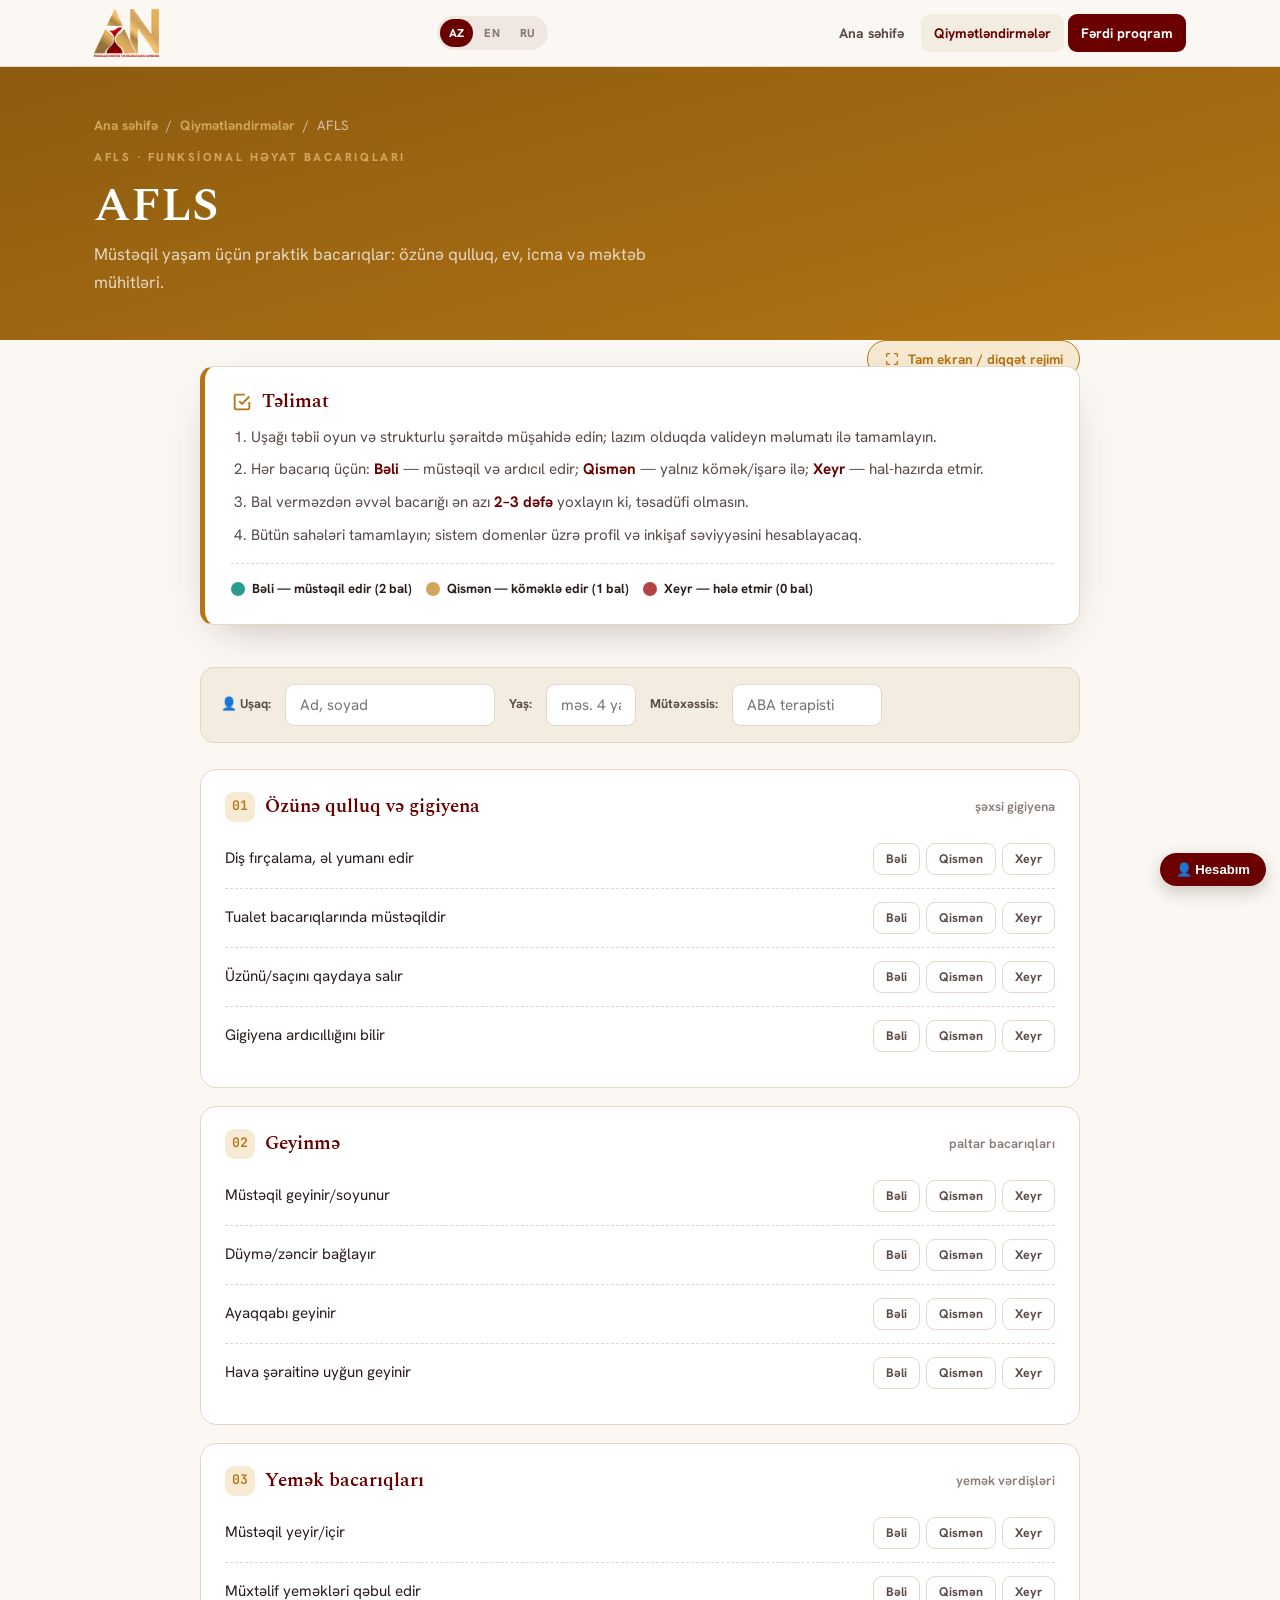
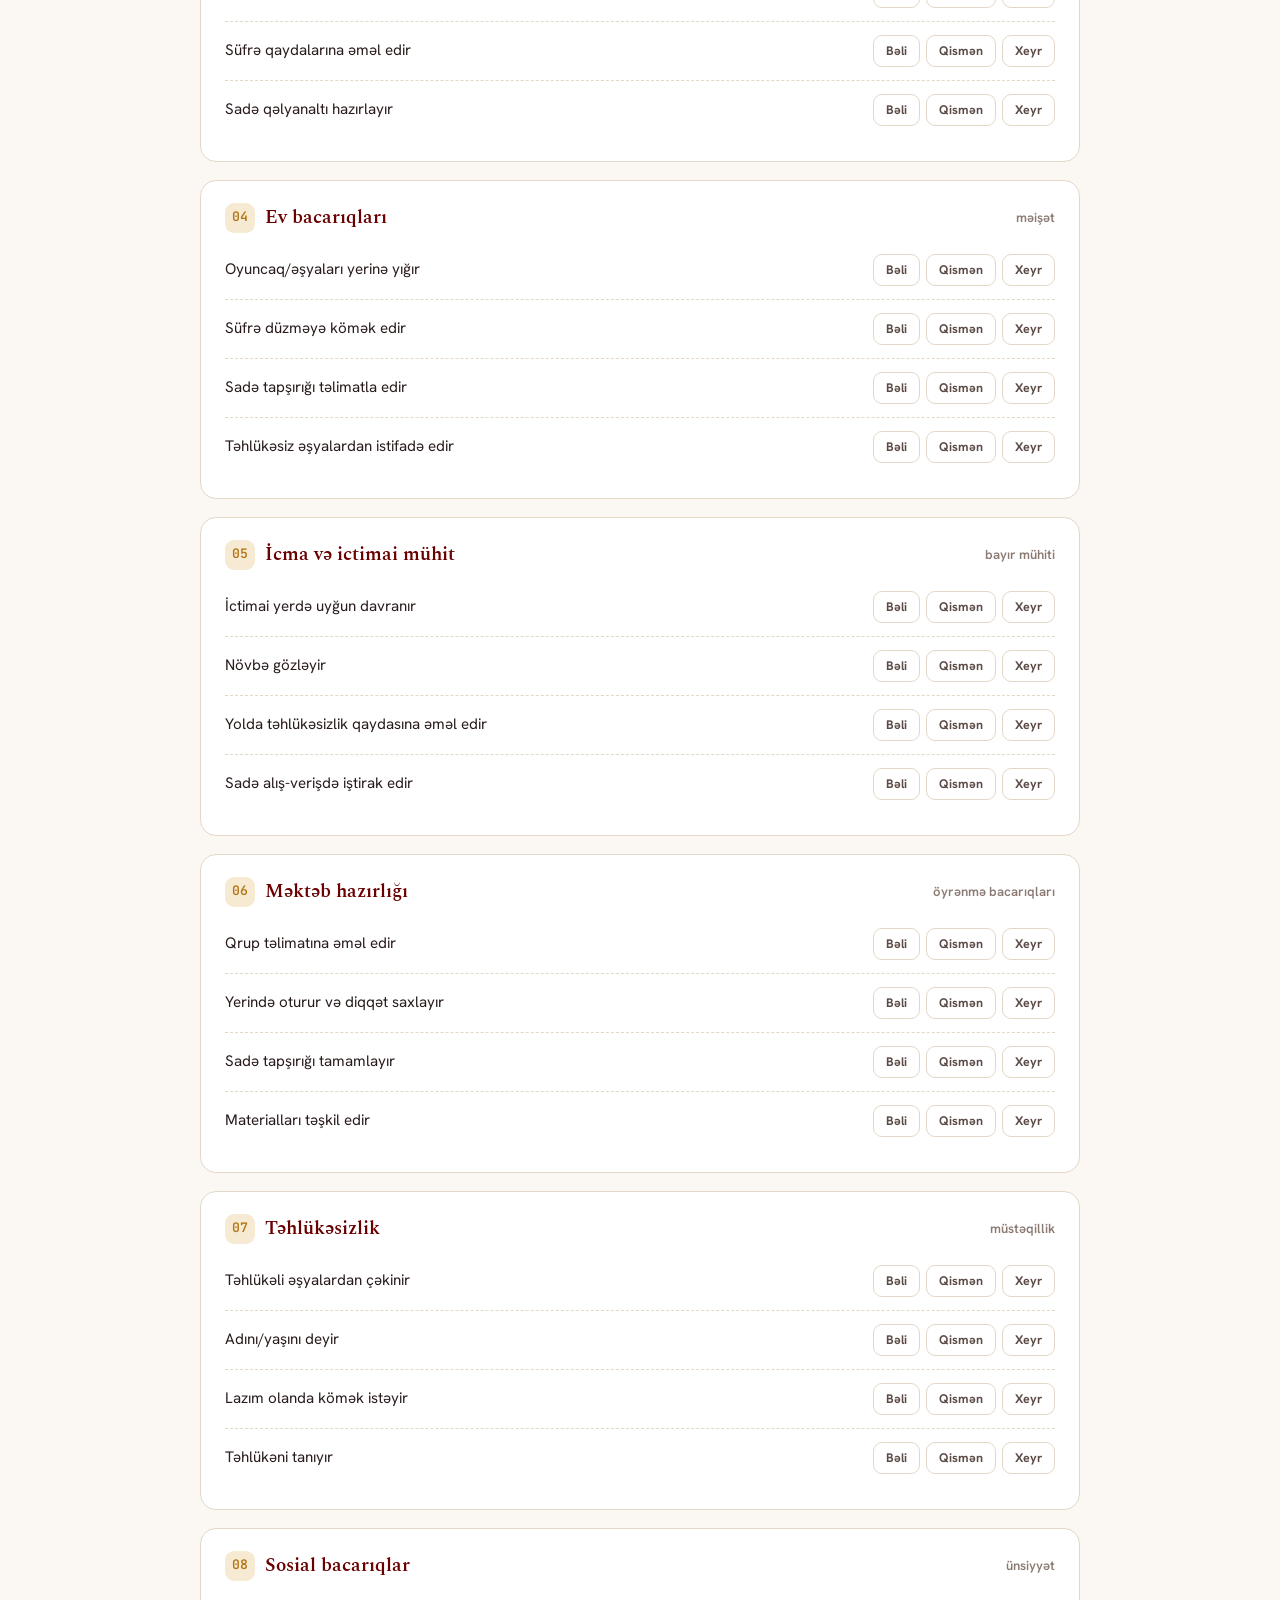
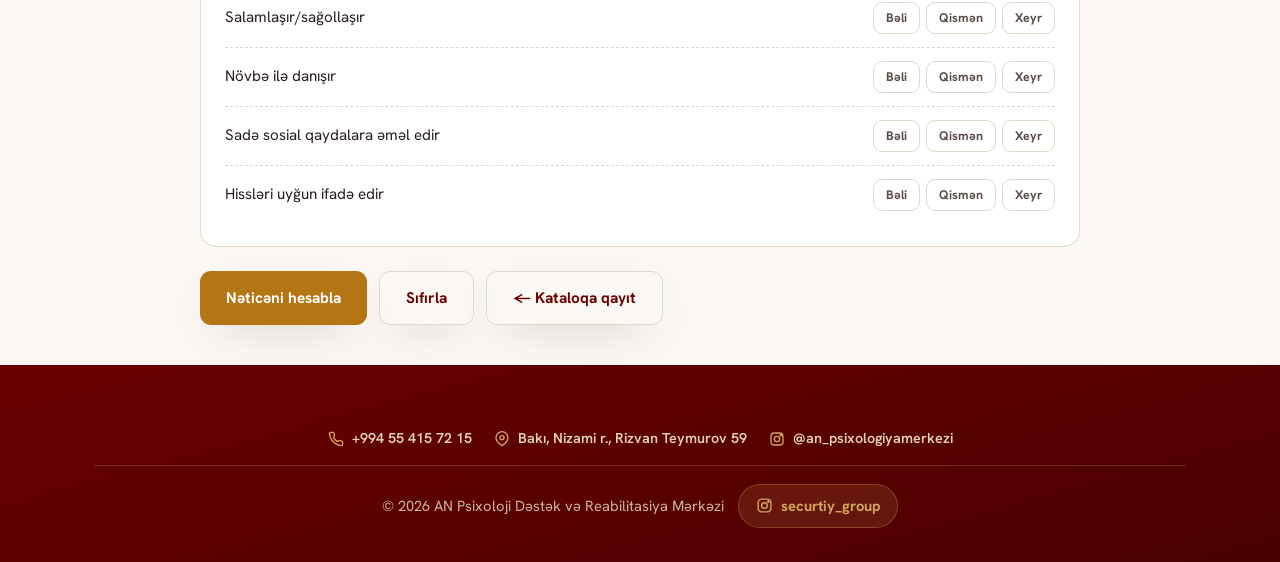
<file: tools/afls.html>
<!DOCTYPE html><html lang="az"><head><meta charset="UTF-8"><meta name="viewport" content="width=device-width, initial-scale=1.0">
<title>AFLS — AN Psixoloji</title><link rel="stylesheet" href="../assets/style.css?v=20260809a">
<link rel="manifest" href="../manifest.json"><meta name="theme-color" content="#6A0000"><link rel="apple-touch-icon" href="../icon-192.png"><link rel="icon" type="image/png" href="../icon-192.png">
<style>:root{--accent:#B47514;--accent-2:#8f5d0f;--accent-soft:#f7ead2}</style><script src="yenilenme.js" defer></script>
</head><body>
<div class="meter" id="meter"></div>
<button class="focus-exit" onclick="toggleFocus()"><svg viewBox="0 0 24 24" fill="none" stroke="currentColor" stroke-width="2" width="16" height="16"><path d="M4 9V5a1 1 0 011-1h4M20 9V5a1 1 0 00-1-1h-4M4 15v4a1 1 0 001 1h4M20 15v4a1 1 0 01-1 1h-4"/></svg> <span data-i18n="focus_exit">Rejimdən çıx</span></button>
<header class="nav"><div class="wrap nav-in"><a href="../index.html" class="brand" onclick="handleLogoTap(event)"><img src="../logo.png" alt="AN Psixoloji Dəstək və Reabilitasiya Mərkəzi" class="logo-img"></a><div class="lang-switch"></div><button class="burger" onclick="toggleNav()" aria-label="Menyu">☰</button><nav class="nav-links" id="navLinks"><a href="../index.html" data-i18n="nav_home">Ana səhifə</a><a href="../qiymetlendirmeler.html" class="active" data-i18n="nav_assess">Qiymətləndirmələr</a><a href="../proqram.html" class="cta" data-i18n="nav_program">Fərdi proqram</a></nav></div></header>
<section class="page-hero"><div class="wrap">
<div class="crumb"><a href="../index.html" data-i18n="nav_home">Ana səhifə</a> / <a href="../qiymetlendirmeler.html" data-i18n="nav_assess">Qiymətləndirmələr</a> / <span>AFLS</span></div>
<span class="eyebrow" id="tEyebrow"></span><h1>AFLS</h1><p id="tIntro"></p></div></section>
<main><section style="padding:0"><div class="wrap">
<div class="focus-bar"><button class="focus-toggle" onclick="toggleFocus()"><svg viewBox="0 0 24 24" fill="none" stroke="currentColor" stroke-width="2" width="16" height="16"><path d="M4 9V5a1 1 0 011-1h4M20 9V5a1 1 0 00-1-1h-4M4 15v4a1 1 0 001 1h4M20 15v4a1 1 0 01-1 1h-4"/></svg> <span data-i18n="focus_mode">Tam ekran / diqqət rejimi</span></button></div>
<div class="instr"><h3><svg viewBox="0 0 24 24" fill="none" stroke="var(--accent)" stroke-width="2" width="22" height="22"><path d="M9 11l3 3 8-8"/><path d="M20 12v6a2 2 0 01-2 2H6a2 2 0 01-2-2V6a2 2 0 012-2h9"/></svg> <span data-i18n="instr">Təlimat</span></h3>
<ol><li data-i18n="instr1"></li><li data-i18n="instr2"></li><li data-i18n="instr3"></li><li data-i18n="instr4"></li></ol>
<div class="scale-key"><span><span class="dot" style="background:var(--teal)"></span><span data-i18n="scale_yes"></span></span>
<span><span class="dot" style="background:var(--gold)"></span><span data-i18n="scale_part"></span></span>
<span><span class="dot" style="background:var(--low)"></span><span data-i18n="scale_no"></span></span></div></div>
</div></section>
<section style="padding:8px 0 40px"><div class="wrap">
<div class="profile-bar" id="profileBar"></div><div id="domains"></div>
<div class="assess-actions"><button class="btn btn-accent" onclick="ASSESS.calculate()" data-i18n="calc">Nəticəni hesabla</button>
<button class="btn btn-ghost" onclick="ASSESS.reset()" data-i18n="reset">Sıfırla</button>
<a class="btn btn-ghost" href="../qiymetlendirmeler.html" data-i18n="back_cat">← Kataloqa qayıt</a></div>
<div class="results" id="results"></div></div></section></main>
<footer class="footer"><div class="wrap"><div class="contact-row" style="justify-content:center;margin-bottom:14px"><a href="tel:+994554157215"><svg viewBox="0 0 24 24" fill="none" stroke="currentColor" stroke-width="2"><path d="M22 16.9v3a2 2 0 01-2.2 2 19.8 19.8 0 01-8.6-3 19.5 19.5 0 01-6-6 19.8 19.8 0 01-3-8.6A2 2 0 014.1 2h3a2 2 0 012 1.7c.1.9.3 1.8.6 2.6a2 2 0 01-.5 2.1L8.1 9.9a16 16 0 006 6l1.5-1.1a2 2 0 012.1-.5c.8.3 1.7.5 2.6.6a2 2 0 011.7 2z"/></svg> +994 55 415 72 15</a><span><svg viewBox="0 0 24 24" fill="none" stroke="currentColor" stroke-width="2"><path d="M21 10c0 6-9 12-9 12s-9-6-9-12a9 9 0 0118 0z"/><circle cx="12" cy="10" r="3"/></svg> Bakı, Nizami r., Rizvan Teymurov 59</span><a href="https://instagram.com/an_psixologiyamerkezi" target="_blank" rel="noopener"><svg viewBox="0 0 24 24" fill="none" stroke="currentColor" stroke-width="2" width="17" height="17"><rect x="3" y="3" width="18" height="18" rx="5"/><circle cx="12" cy="12" r="4"/><circle cx="17.5" cy="6.5" r="1" fill="currentColor"/></svg> @an_psixologiyamerkezi</a></div><div class="footer-bot" style="justify-content:center;border-top:1px solid rgba(210,165,93,.25);padding-top:18px"><span class="by">© 2026 AN Psixoloji Dəstək və Reabilitasiya Mərkəzi</span><a class="ig" href="https://aze-ai.az" target="_blank" rel="noopener"><svg viewBox="0 0 24 24" fill="none" stroke="currentColor" stroke-width="2" width="17" height="17"><rect x="3" y="3" width="18" height="18" rx="5"/><circle cx="12" cy="12" r="4"/><circle cx="17.5" cy="6.5" r="1" fill="currentColor"/></svg> securtiy_group</a></div></div></footer><script src="../assets/i18n.js?v=20260809a"></script><script src="../assets/tools-data.js?v=20260809a"></script><script src="../assets/program-data.js?v=20260809a"></script><script src="../assets/core.js?v=20260809a"></script>
<script>(function(){var td=window.TOOLS_DATA["afls"];
document.getElementById('tEyebrow').textContent=tr(td.eyebrow);
document.getElementById('tIntro').textContent=tr(td.intro);
ASSESS.initScale("afls");
LICENSE.init('#domains');})();</script><script type="module" src="https://samir210-az.github.io/menyu/analytics.js"></script></body></html>
</file>
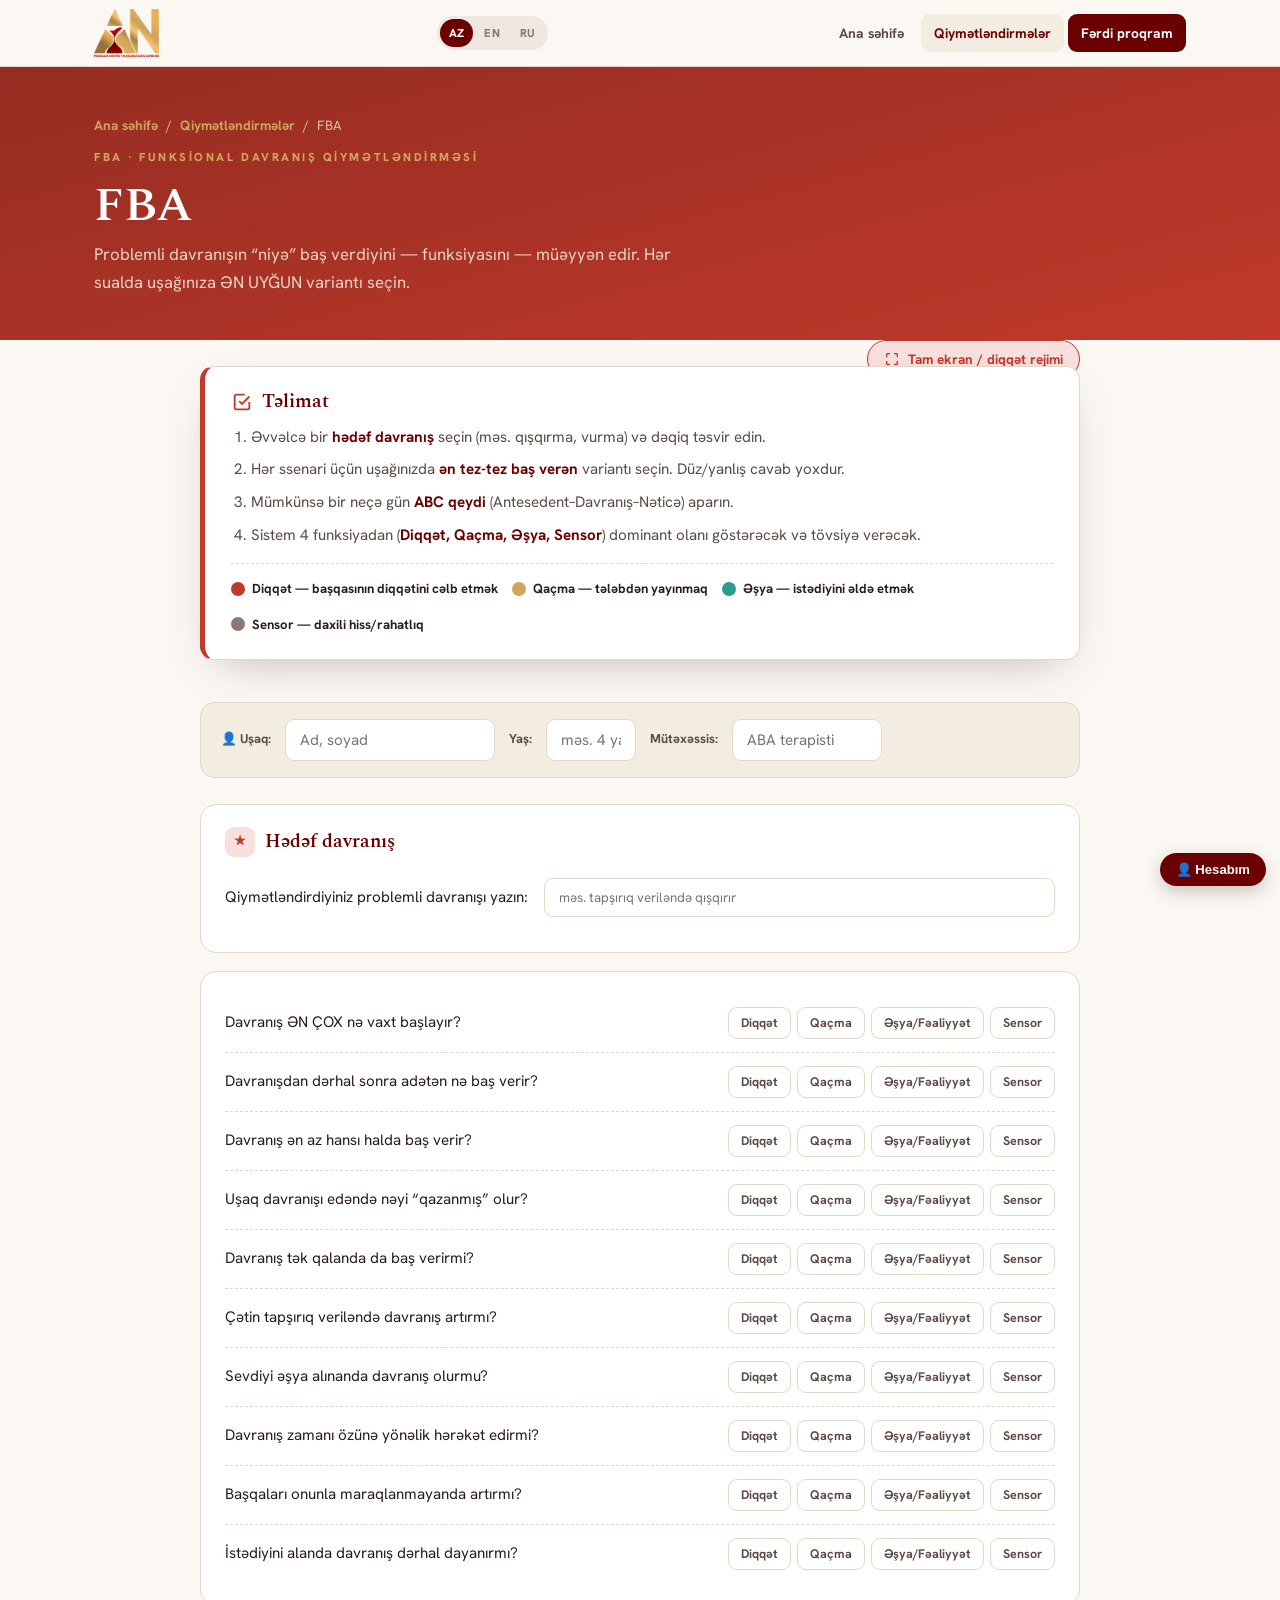
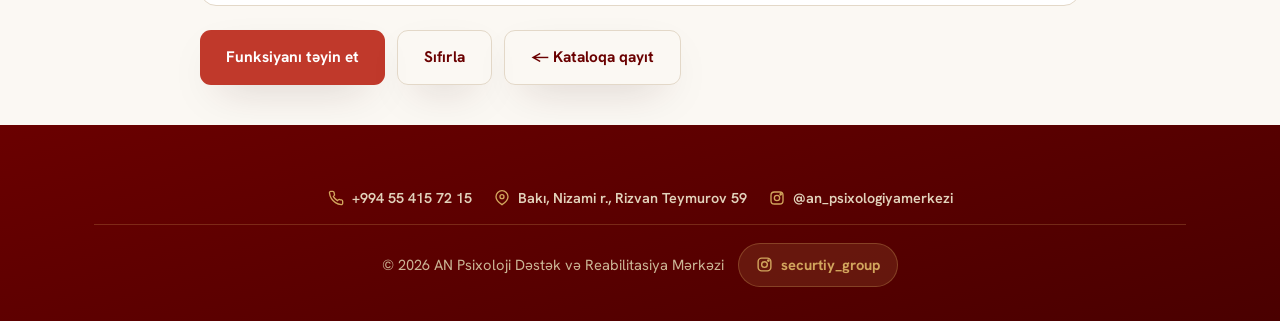
<file: tools/fba.html>
<!DOCTYPE html><html lang="az"><head><meta charset="UTF-8"><meta name="viewport" content="width=device-width, initial-scale=1.0">
<title>FBA — AN Psixoloji</title><link rel="stylesheet" href="../assets/style.css?v=20260809a">
<link rel="manifest" href="../manifest.json"><meta name="theme-color" content="#6A0000"><link rel="apple-touch-icon" href="../icon-192.png"><link rel="icon" type="image/png" href="../icon-192.png">
<style>:root{--accent:#C0392B;--accent-2:#9c2e23;--accent-soft:#f7e0dd}</style><script src="yenilenme.js" defer></script>
</head><body>
<div class="meter" id="meter"></div>
<button class="focus-exit" onclick="toggleFocus()"><svg viewBox="0 0 24 24" fill="none" stroke="currentColor" stroke-width="2" width="16" height="16"><path d="M4 9V5a1 1 0 011-1h4M20 9V5a1 1 0 00-1-1h-4M4 15v4a1 1 0 001 1h4M20 15v4a1 1 0 01-1 1h-4"/></svg> <span data-i18n="focus_exit">Rejimdən çıx</span></button>
<header class="nav"><div class="wrap nav-in"><a href="../index.html" class="brand" onclick="handleLogoTap(event)"><img src="../logo.png" alt="AN Psixoloji Dəstək və Reabilitasiya Mərkəzi" class="logo-img"></a><div class="lang-switch"></div><button class="burger" onclick="toggleNav()" aria-label="Menyu">☰</button><nav class="nav-links" id="navLinks"><a href="../index.html" data-i18n="nav_home">Ana səhifə</a><a href="../qiymetlendirmeler.html" class="active" data-i18n="nav_assess">Qiymətləndirmələr</a><a href="../proqram.html" class="cta" data-i18n="nav_program">Fərdi proqram</a></nav></div></header>
<section class="page-hero"><div class="wrap">
<div class="crumb"><a href="../index.html" data-i18n="nav_home">Ana səhifə</a> / <a href="../qiymetlendirmeler.html" data-i18n="nav_assess">Qiymətləndirmələr</a> / <span>FBA</span></div>
<span class="eyebrow" id="tEyebrow"></span><h1 id="tTitle">FBA</h1><p id="tIntro"></p></div></section>
<main><section style="padding:0"><div class="wrap">
<div class="focus-bar"><button class="focus-toggle" onclick="toggleFocus()"><svg viewBox="0 0 24 24" fill="none" stroke="currentColor" stroke-width="2" width="16" height="16"><path d="M4 9V5a1 1 0 011-1h4M20 9V5a1 1 0 00-1-1h-4M4 15v4a1 1 0 001 1h4M20 15v4a1 1 0 01-1 1h-4"/></svg> <span data-i18n="focus_mode">Tam ekran / diqqət rejimi</span></button></div>
<div class="instr"><h3><svg viewBox="0 0 24 24" fill="none" stroke="var(--accent)" stroke-width="2" width="22" height="22"><path d="M9 11l3 3 8-8"/><path d="M20 12v6a2 2 0 01-2 2H6a2 2 0 01-2-2V6a2 2 0 012-2h9"/></svg> <span data-i18n="instr">Təlimat</span></h3>
<ol><li data-i18n="fba_i1"></li><li data-i18n="fba_i2"></li><li data-i18n="fba_i3"></li><li data-i18n="fba_i4"></li></ol>
<div class="scale-key" id="fbaKey"></div></div></div></section>
<section style="padding:8px 0 40px"><div class="wrap">
<div class="profile-bar" id="profileBar"></div>
<div class="domain" style="margin-bottom:18px"><div class="domain-head"><h3><span class="num">★</span><span data-i18n="fba_target">Hədəf davranış</span></h3></div>
<div class="qrow"><span class="qt" data-i18n="fba_target_q">Davranışı yazın:</span>
<input id="targetBehavior" data-i18n-ph="fba_target_ph" style="flex:1;min-width:200px;font-family:inherit;padding:10px 14px;border:1px solid var(--line);border-radius:9px"></div></div>
<div id="domains"></div>
<div class="assess-actions"><button class="btn btn-accent" onclick="ASSESS.calculate()" data-i18n="fba_calc">Funksiyanı təyin et</button>
<button class="btn btn-ghost" onclick="ASSESS.reset()" data-i18n="reset">Sıfırla</button>
<a class="btn btn-ghost" href="../qiymetlendirmeler.html" data-i18n="back_cat">← Kataloqa qayıt</a></div>
<div class="results" id="results"></div></div></section></main>
<footer class="footer"><div class="wrap"><div class="contact-row" style="justify-content:center;margin-bottom:14px"><a href="tel:+994554157215"><svg viewBox="0 0 24 24" fill="none" stroke="currentColor" stroke-width="2"><path d="M22 16.9v3a2 2 0 01-2.2 2 19.8 19.8 0 01-8.6-3 19.5 19.5 0 01-6-6 19.8 19.8 0 01-3-8.6A2 2 0 014.1 2h3a2 2 0 012 1.7c.1.9.3 1.8.6 2.6a2 2 0 01-.5 2.1L8.1 9.9a16 16 0 006 6l1.5-1.1a2 2 0 012.1-.5c.8.3 1.7.5 2.6.6a2 2 0 011.7 2z"/></svg> +994 55 415 72 15</a><span><svg viewBox="0 0 24 24" fill="none" stroke="currentColor" stroke-width="2"><path d="M21 10c0 6-9 12-9 12s-9-6-9-12a9 9 0 0118 0z"/><circle cx="12" cy="10" r="3"/></svg> Bakı, Nizami r., Rizvan Teymurov 59</span><a href="https://instagram.com/an_psixologiyamerkezi" target="_blank" rel="noopener"><svg viewBox="0 0 24 24" fill="none" stroke="currentColor" stroke-width="2" width="17" height="17"><rect x="3" y="3" width="18" height="18" rx="5"/><circle cx="12" cy="12" r="4"/><circle cx="17.5" cy="6.5" r="1" fill="currentColor"/></svg> @an_psixologiyamerkezi</a></div><div class="footer-bot" style="justify-content:center;border-top:1px solid rgba(210,165,93,.25);padding-top:18px"><span class="by">© 2026 AN Psixoloji Dəstək və Reabilitasiya Mərkəzi</span><a class="ig" href="https://aze-ai.az" target="_blank" rel="noopener"><svg viewBox="0 0 24 24" fill="none" stroke="currentColor" stroke-width="2" width="17" height="17"><rect x="3" y="3" width="18" height="18" rx="5"/><circle cx="12" cy="12" r="4"/><circle cx="17.5" cy="6.5" r="1" fill="currentColor"/></svg> securtiy_group</a></div></div></footer><script src="../assets/i18n.js?v=20260809a"></script><script src="../assets/tools-data.js?v=20260809a"></script><script src="../assets/program-data.js?v=20260809a"></script><script src="../assets/core.js?v=20260809a"></script>
<script>(function(){var fd=window.FBA_DATA;
document.getElementById('tEyebrow').textContent=tr(fd.eyebrow);
document.getElementById('tIntro').textContent=tr(fd.intro);
var keys=[['var(--accent)','fk_att'],['var(--gold)','fk_esc'],['var(--teal)','fk_tan'],['#8a7a72','fk_sen']];
document.getElementById('fbaKey').innerHTML=keys.map(function(k){return '<span><span class="dot" style="background:'+k[0]+'"></span>'+t(k[1])+'</span>';}).join('');
ASSESS.initFBA();
LICENSE.init('#domains');})();</script><script type="module" src="https://samir210-az.github.io/menyu/analytics.js"></script></body></html>
</file>
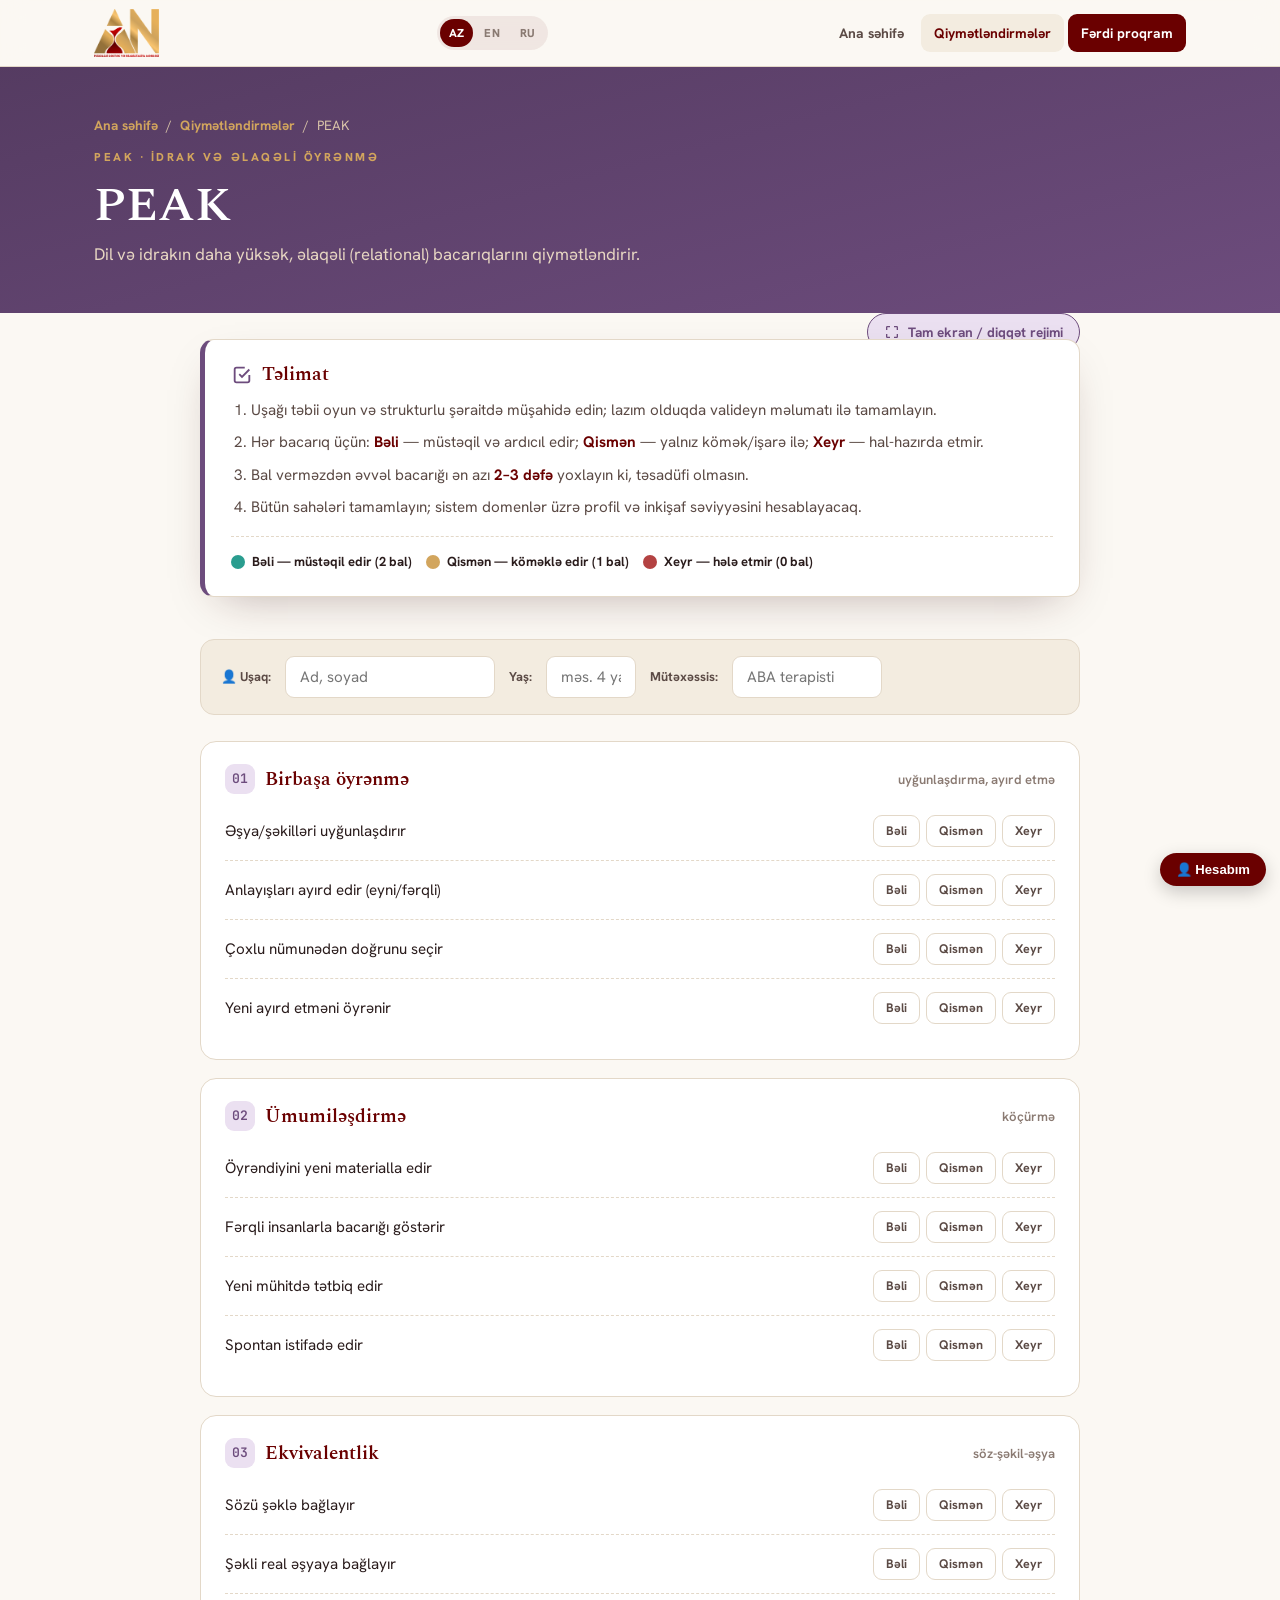
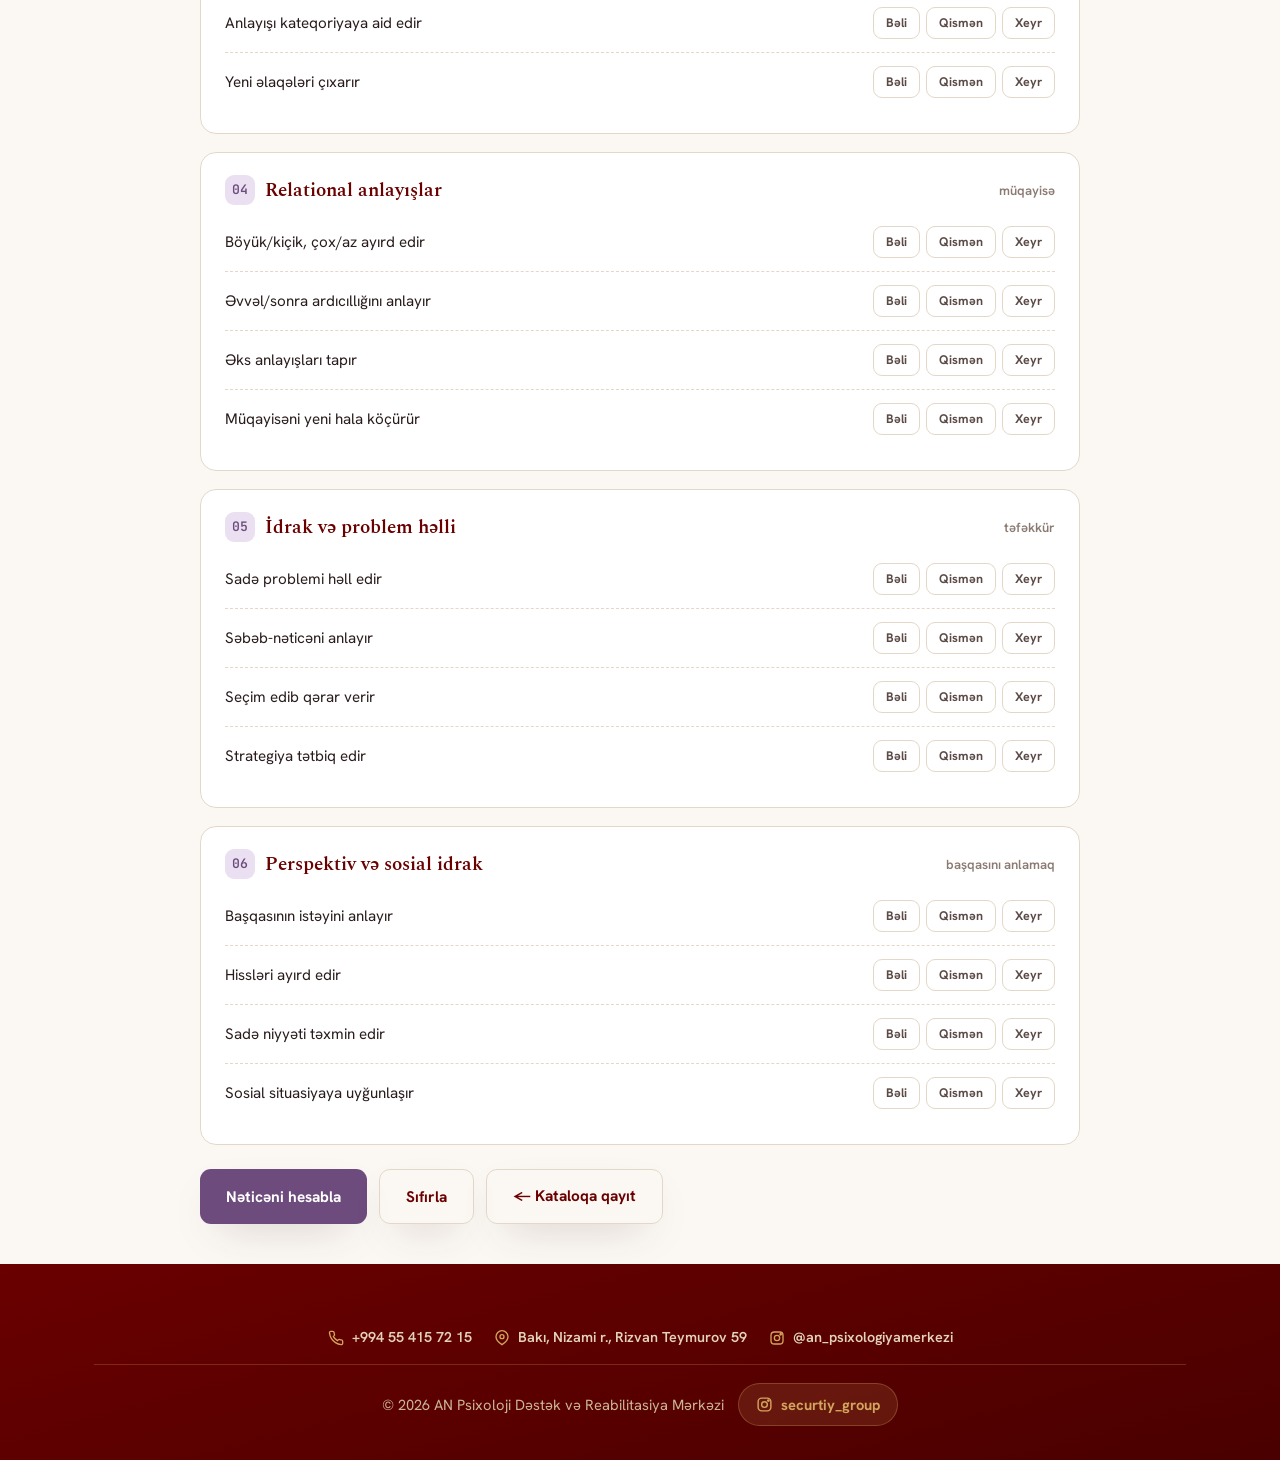
<file: tools/peak.html>
<!DOCTYPE html><html lang="az"><head><meta charset="UTF-8"><meta name="viewport" content="width=device-width, initial-scale=1.0">
<title>PEAK — AN Psixoloji</title><link rel="stylesheet" href="../assets/style.css?v=20260809a">
<link rel="manifest" href="../manifest.json"><meta name="theme-color" content="#6A0000"><link rel="apple-touch-icon" href="../icon-192.png"><link rel="icon" type="image/png" href="../icon-192.png">
<style>:root{--accent:#6D4C7D;--accent-2:#573e64;--accent-soft:#ebe0f1}</style><script src="yenilenme.js" defer></script>
</head><body>
<div class="meter" id="meter"></div>
<button class="focus-exit" onclick="toggleFocus()"><svg viewBox="0 0 24 24" fill="none" stroke="currentColor" stroke-width="2" width="16" height="16"><path d="M4 9V5a1 1 0 011-1h4M20 9V5a1 1 0 00-1-1h-4M4 15v4a1 1 0 001 1h4M20 15v4a1 1 0 01-1 1h-4"/></svg> <span data-i18n="focus_exit">Rejimdən çıx</span></button>
<header class="nav"><div class="wrap nav-in"><a href="../index.html" class="brand" onclick="handleLogoTap(event)"><img src="../logo.png" alt="AN Psixoloji Dəstək və Reabilitasiya Mərkəzi" class="logo-img"></a><div class="lang-switch"></div><button class="burger" onclick="toggleNav()" aria-label="Menyu">☰</button><nav class="nav-links" id="navLinks"><a href="../index.html" data-i18n="nav_home">Ana səhifə</a><a href="../qiymetlendirmeler.html" class="active" data-i18n="nav_assess">Qiymətləndirmələr</a><a href="../proqram.html" class="cta" data-i18n="nav_program">Fərdi proqram</a></nav></div></header>
<section class="page-hero"><div class="wrap">
<div class="crumb"><a href="../index.html" data-i18n="nav_home">Ana səhifə</a> / <a href="../qiymetlendirmeler.html" data-i18n="nav_assess">Qiymətləndirmələr</a> / <span>PEAK</span></div>
<span class="eyebrow" id="tEyebrow"></span><h1>PEAK</h1><p id="tIntro"></p></div></section>
<main><section style="padding:0"><div class="wrap">
<div class="focus-bar"><button class="focus-toggle" onclick="toggleFocus()"><svg viewBox="0 0 24 24" fill="none" stroke="currentColor" stroke-width="2" width="16" height="16"><path d="M4 9V5a1 1 0 011-1h4M20 9V5a1 1 0 00-1-1h-4M4 15v4a1 1 0 001 1h4M20 15v4a1 1 0 01-1 1h-4"/></svg> <span data-i18n="focus_mode">Tam ekran / diqqət rejimi</span></button></div>
<div class="instr"><h3><svg viewBox="0 0 24 24" fill="none" stroke="var(--accent)" stroke-width="2" width="22" height="22"><path d="M9 11l3 3 8-8"/><path d="M20 12v6a2 2 0 01-2 2H6a2 2 0 01-2-2V6a2 2 0 012-2h9"/></svg> <span data-i18n="instr">Təlimat</span></h3>
<ol><li data-i18n="instr1"></li><li data-i18n="instr2"></li><li data-i18n="instr3"></li><li data-i18n="instr4"></li></ol>
<div class="scale-key"><span><span class="dot" style="background:var(--teal)"></span><span data-i18n="scale_yes"></span></span>
<span><span class="dot" style="background:var(--gold)"></span><span data-i18n="scale_part"></span></span>
<span><span class="dot" style="background:var(--low)"></span><span data-i18n="scale_no"></span></span></div></div>
</div></section>
<section style="padding:8px 0 40px"><div class="wrap">
<div class="profile-bar" id="profileBar"></div><div id="domains"></div>
<div class="assess-actions"><button class="btn btn-accent" onclick="ASSESS.calculate()" data-i18n="calc">Nəticəni hesabla</button>
<button class="btn btn-ghost" onclick="ASSESS.reset()" data-i18n="reset">Sıfırla</button>
<a class="btn btn-ghost" href="../qiymetlendirmeler.html" data-i18n="back_cat">← Kataloqa qayıt</a></div>
<div class="results" id="results"></div></div></section></main>
<footer class="footer"><div class="wrap"><div class="contact-row" style="justify-content:center;margin-bottom:14px"><a href="tel:+994554157215"><svg viewBox="0 0 24 24" fill="none" stroke="currentColor" stroke-width="2"><path d="M22 16.9v3a2 2 0 01-2.2 2 19.8 19.8 0 01-8.6-3 19.5 19.5 0 01-6-6 19.8 19.8 0 01-3-8.6A2 2 0 014.1 2h3a2 2 0 012 1.7c.1.9.3 1.8.6 2.6a2 2 0 01-.5 2.1L8.1 9.9a16 16 0 006 6l1.5-1.1a2 2 0 012.1-.5c.8.3 1.7.5 2.6.6a2 2 0 011.7 2z"/></svg> +994 55 415 72 15</a><span><svg viewBox="0 0 24 24" fill="none" stroke="currentColor" stroke-width="2"><path d="M21 10c0 6-9 12-9 12s-9-6-9-12a9 9 0 0118 0z"/><circle cx="12" cy="10" r="3"/></svg> Bakı, Nizami r., Rizvan Teymurov 59</span><a href="https://instagram.com/an_psixologiyamerkezi" target="_blank" rel="noopener"><svg viewBox="0 0 24 24" fill="none" stroke="currentColor" stroke-width="2" width="17" height="17"><rect x="3" y="3" width="18" height="18" rx="5"/><circle cx="12" cy="12" r="4"/><circle cx="17.5" cy="6.5" r="1" fill="currentColor"/></svg> @an_psixologiyamerkezi</a></div><div class="footer-bot" style="justify-content:center;border-top:1px solid rgba(210,165,93,.25);padding-top:18px"><span class="by">© 2026 AN Psixoloji Dəstək və Reabilitasiya Mərkəzi</span><a class="ig" href="https://aze-ai.az" target="_blank" rel="noopener"><svg viewBox="0 0 24 24" fill="none" stroke="currentColor" stroke-width="2" width="17" height="17"><rect x="3" y="3" width="18" height="18" rx="5"/><circle cx="12" cy="12" r="4"/><circle cx="17.5" cy="6.5" r="1" fill="currentColor"/></svg> securtiy_group</a></div></div></footer><script src="../assets/i18n.js?v=20260809a"></script><script src="../assets/tools-data.js?v=20260809a"></script><script src="../assets/program-data.js?v=20260809a"></script><script src="../assets/core.js?v=20260809a"></script>
<script>(function(){var td=window.TOOLS_DATA["peak"];
document.getElementById('tEyebrow').textContent=tr(td.eyebrow);
document.getElementById('tIntro').textContent=tr(td.intro);
ASSESS.initScale("peak");
LICENSE.init('#domains');})();</script><script type="module" src="https://samir210-az.github.io/menyu/analytics.js"></script></body></html>
</file>
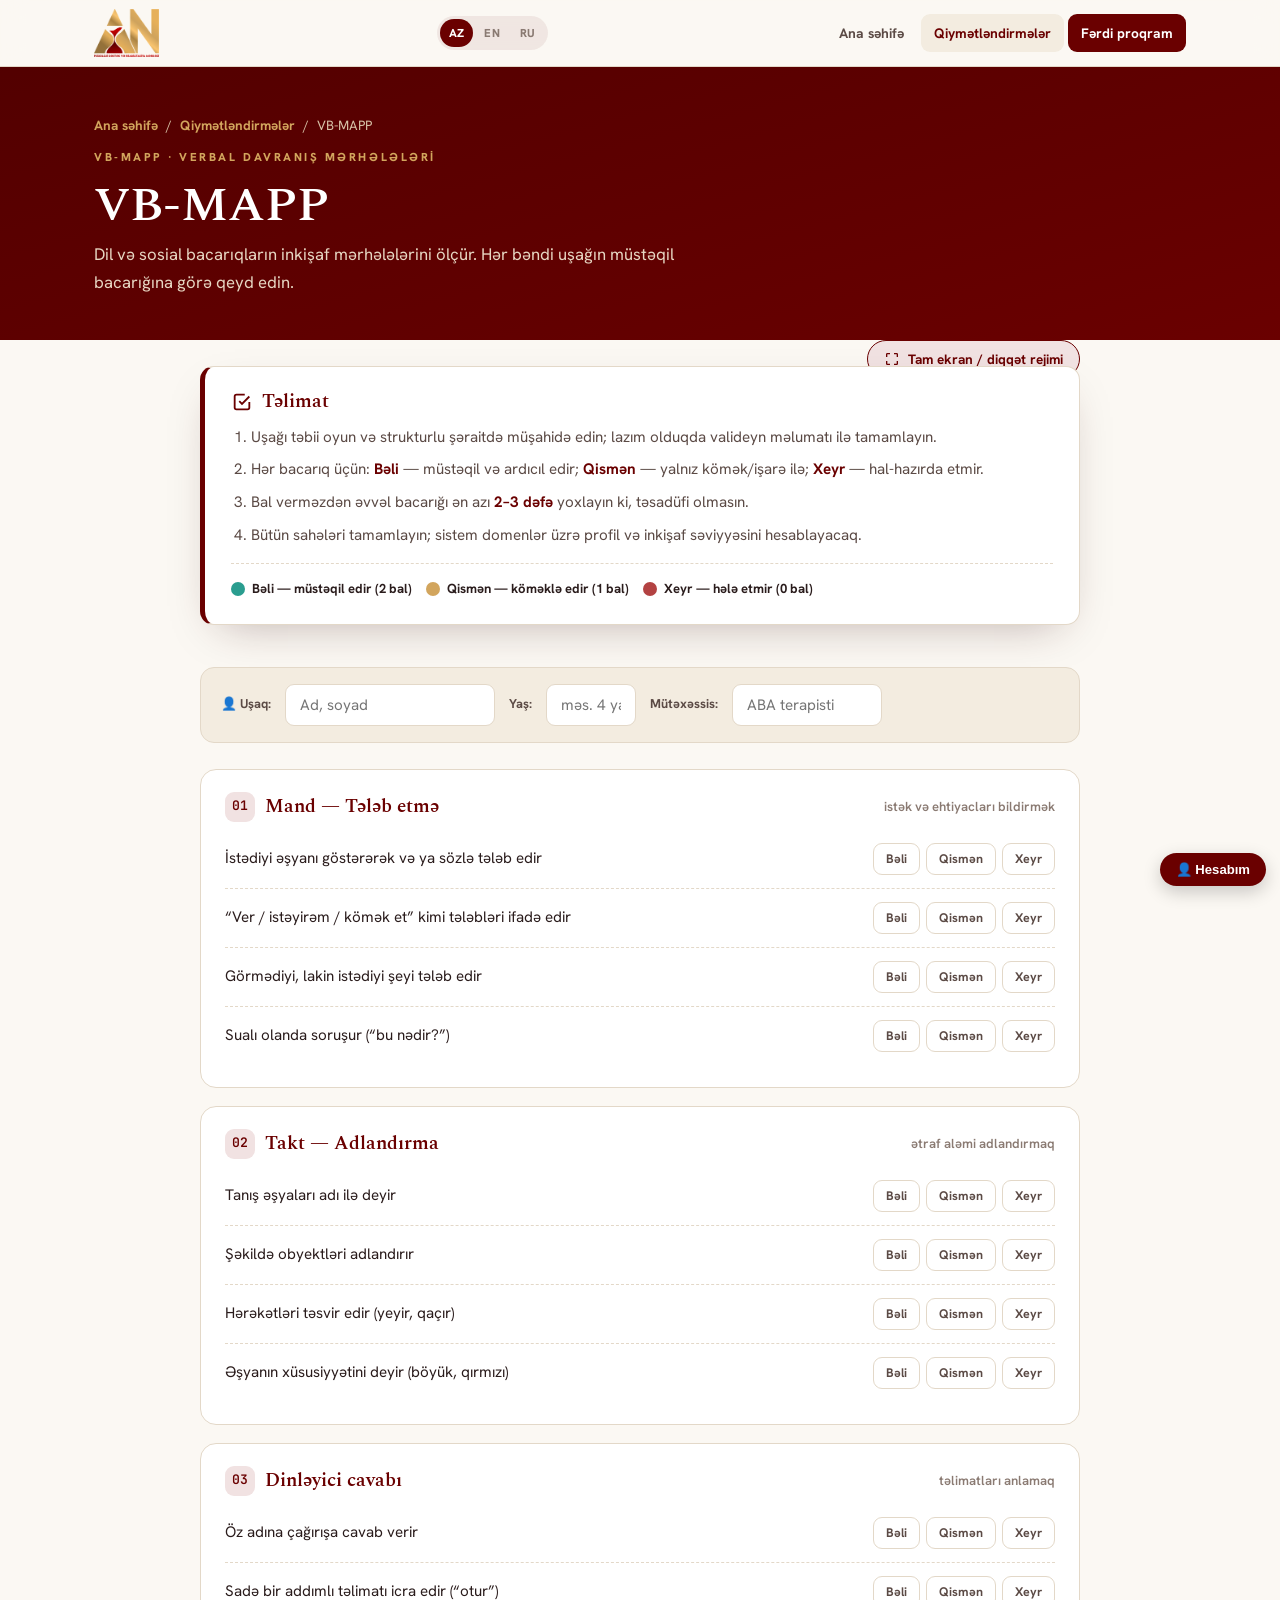
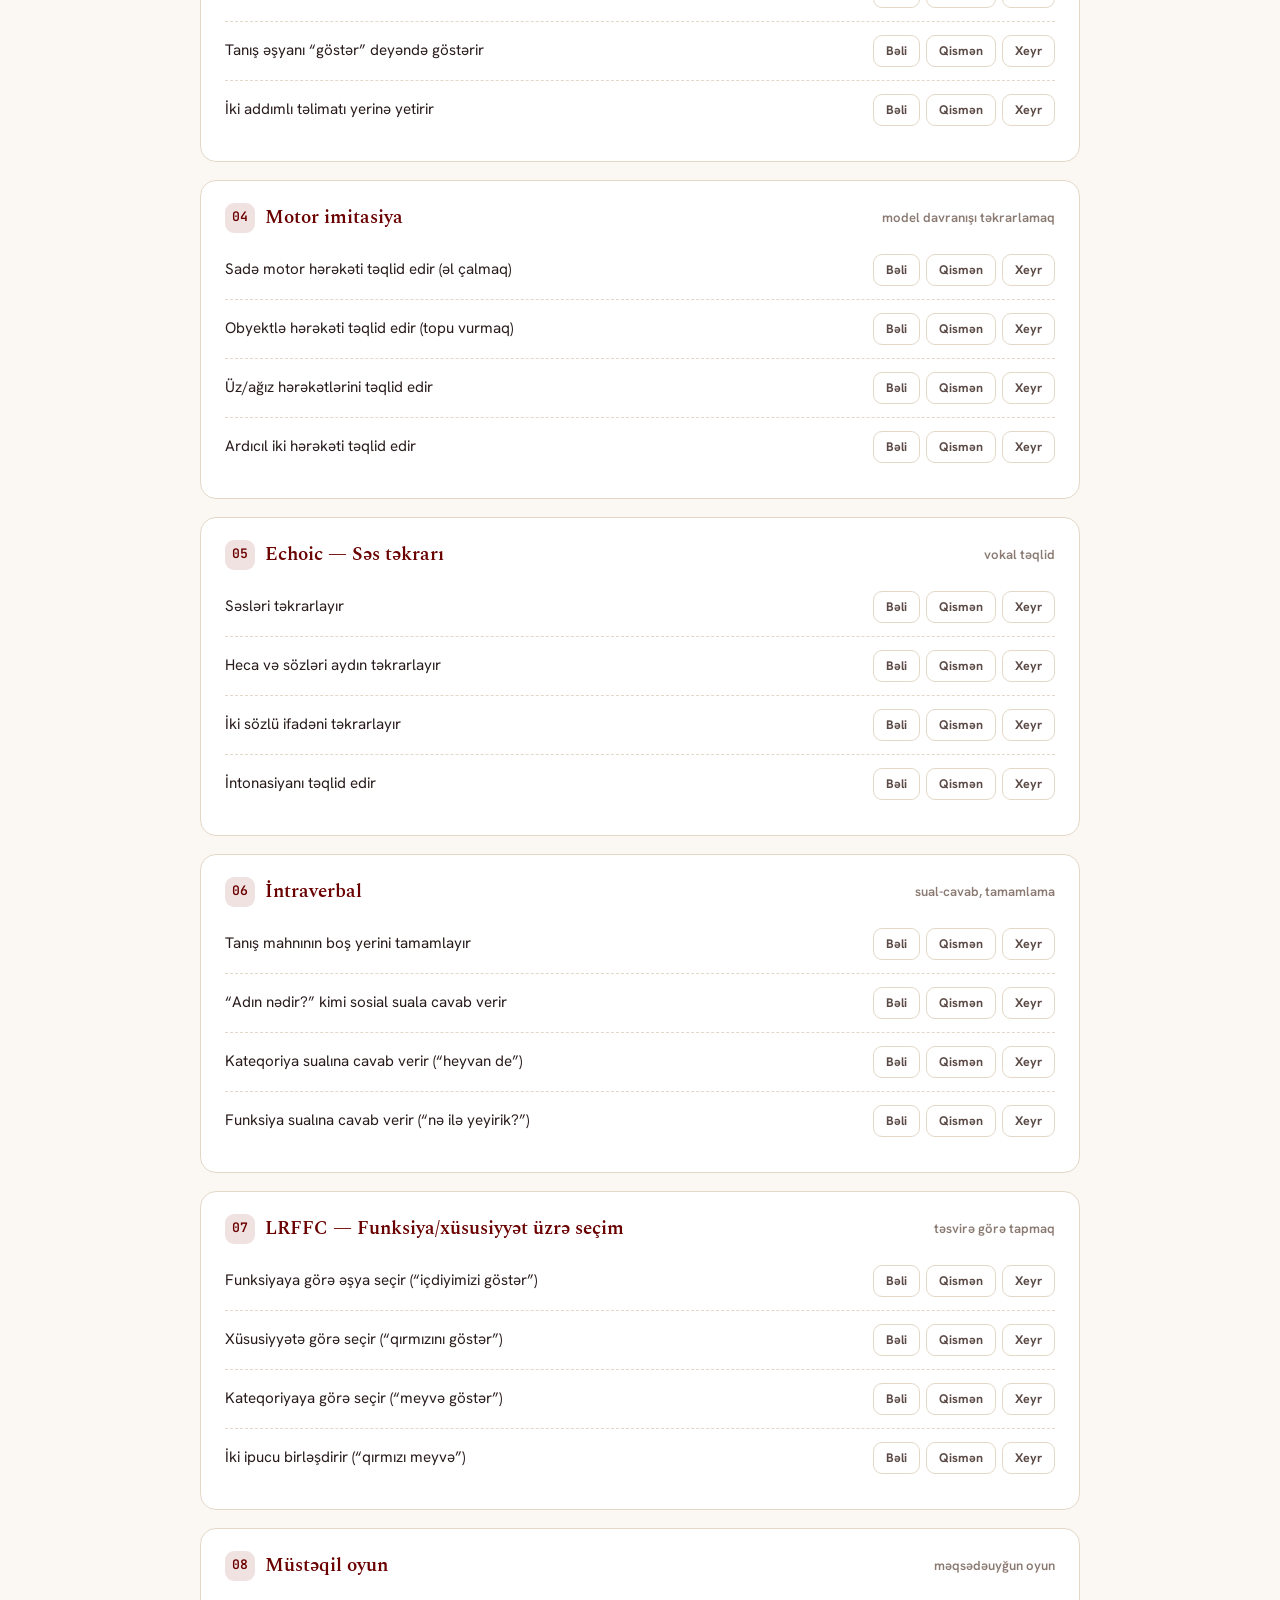
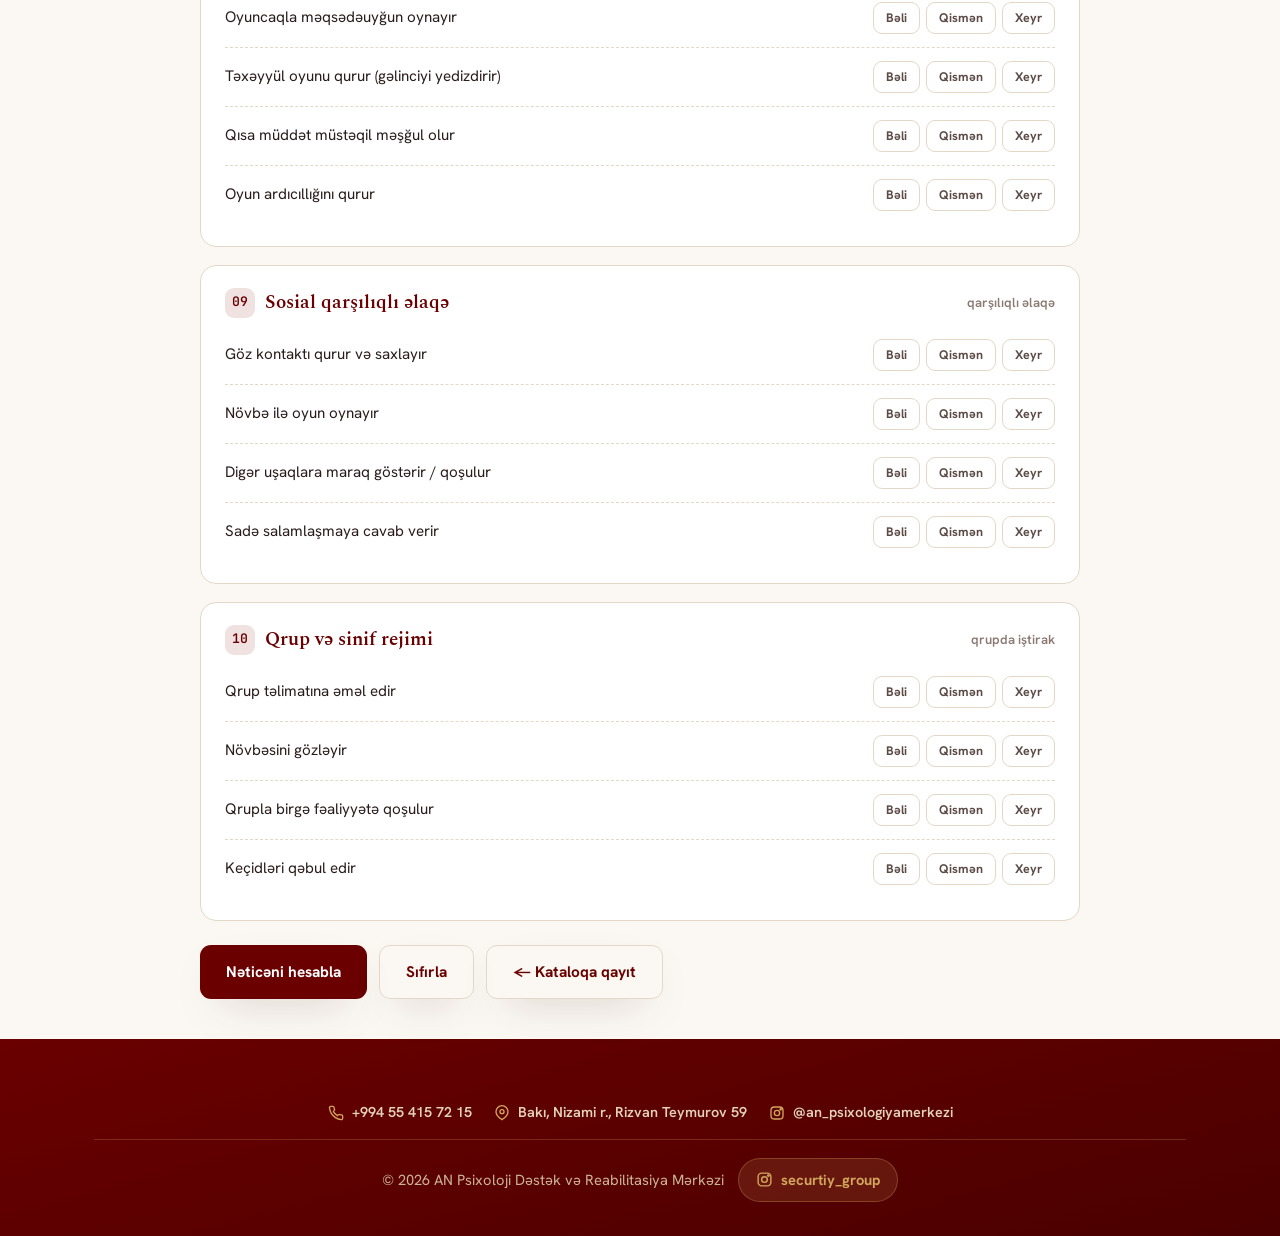
<file: tools/vb-mapp.html>
<!DOCTYPE html><html lang="az"><head><meta charset="UTF-8"><meta name="viewport" content="width=device-width, initial-scale=1.0">
<title>VB-MAPP — AN Psixoloji</title><link rel="stylesheet" href="../assets/style.css?v=20260809a">
<link rel="manifest" href="../manifest.json">
<script src="yenilenme.js" defer></script><meta name="theme-color" content="#6A0000"><link rel="apple-touch-icon" href="../icon-192.png"><link rel="icon" type="image/png" href="../icon-192.png">
<style>:root{--accent:#6A0000;--accent-2:#8a2020;--accent-soft:#f1e2e2}</style>
<div class="meter" id="meter"></div>
<button class="focus-exit" onclick="toggleFocus()"><svg viewBox="0 0 24 24" fill="none" stroke="currentColor" stroke-width="2" width="16" height="16"><path d="M4 9V5a1 1 0 011-1h4M20 9V5a1 1 0 00-1-1h-4M4 15v4a1 1 0 001 1h4M20 15v4a1 1 0 01-1 1h-4"/></svg> <span data-i18n="focus_exit">Rejimdən çıx</span></button>
<header class="nav"><div class="wrap nav-in"><a href="../index.html" class="brand" onclick="handleLogoTap(event)"><img src="../logo.png" alt="AN Psixoloji Dəstək və Reabilitasiya Mərkəzi" class="logo-img"></a><div class="lang-switch"></div><button class="burger" onclick="toggleNav()" aria-label="Menyu">☰</button><nav class="nav-links" id="navLinks"><a href="../index.html" data-i18n="nav_home">Ana səhifə</a><a href="../qiymetlendirmeler.html" class="active" data-i18n="nav_assess">Qiymətləndirmələr</a><a href="../proqram.html" class="cta" data-i18n="nav_program">Fərdi proqram</a></nav></div></header>
<section class="page-hero"><div class="wrap">
<div class="crumb"><a href="../index.html" data-i18n="nav_home">Ana səhifə</a> / <a href="../qiymetlendirmeler.html" data-i18n="nav_assess">Qiymətləndirmələr</a> / <span>VB-MAPP</span></div>
<span class="eyebrow" id="tEyebrow"></span><h1>VB-MAPP</h1><p id="tIntro"></p></div></section>
<main id="mainContent"><section style="padding:0"><div class="wrap">
<div class="focus-bar"><button class="focus-toggle" onclick="toggleFocus()"><svg viewBox="0 0 24 24" fill="none" stroke="currentColor" stroke-width="2" width="16" height="16"><path d="M4 9V5a1 1 0 011-1h4M20 9V5a1 1 0 00-1-1h-4M4 15v4a1 1 0 001 1h4M20 15v4a1 1 0 01-1 1h-4"/></svg> <span data-i18n="focus_mode">Tam ekran / diqqət rejimi</span></button></div>
<div class="instr"><h3><svg viewBox="0 0 24 24" fill="none" stroke="var(--accent)" stroke-width="2" width="22" height="22"><path d="M9 11l3 3 8-8"/><path d="M20 12v6a2 2 0 01-2 2H6a2 2 0 01-2-2V6a2 2 0 012-2h9"/></svg> <span data-i18n="instr">Təlimat</span></h3>
<ol><li data-i18n="instr1"></li><li data-i18n="instr2"></li><li data-i18n="instr3"></li><li data-i18n="instr4"></li></ol>
<div class="scale-key"><span><span class="dot" style="background:var(--teal)"></span><span data-i18n="scale_yes"></span></span>
<span><span class="dot" style="background:var(--gold)"></span><span data-i18n="scale_part"></span></span>
<span><span class="dot" style="background:var(--low)"></span><span data-i18n="scale_no"></span></span></div></div>
</div></section>
<section style="padding:8px 0 40px"><div class="wrap">
<div class="profile-bar" id="profileBar"></div><div id="domains"></div>
<div class="assess-actions"><button class="btn btn-accent" onclick="ASSESS.calculate()" data-i18n="calc">Nəticəni hesabla</button>
<button class="btn btn-ghost" onclick="ASSESS.reset()" data-i18n="reset">Sıfırla</button>
<a class="btn btn-ghost" href="../qiymetlendirmeler.html" data-i18n="back_cat">← Kataloqa qayıt</a></div>
<div class="results" id="results"></div></div></section></main>
<footer class="footer"><div class="wrap"><div class="contact-row" style="justify-content:center;margin-bottom:14px"><a href="tel:+994554157215"><svg viewBox="0 0 24 24" fill="none" stroke="currentColor" stroke-width="2"><path d="M22 16.9v3a2 2 0 01-2.2 2 19.8 19.8 0 01-8.6-3 19.5 19.5 0 01-6-6 19.8 19.8 0 01-3-8.6A2 2 0 014.1 2h3a2 2 0 012 1.7c.1.9.3 1.8.6 2.6a2 2 0 01-.5 2.1L8.1 9.9a16 16 0 006 6l1.5-1.1a2 2 0 012.1-.5c.8.3 1.7.5 2.6.6a2 2 0 011.7 2z"/></svg> +994 55 415 72 15</a><span><svg viewBox="0 0 24 24" fill="none" stroke="currentColor" stroke-width="2"><path d="M21 10c0 6-9 12-9 12s-9-6-9-12a9 9 0 0118 0z"/><circle cx="12" cy="10" r="3"/></svg> Bakı, Nizami r., Rizvan Teymurov 59</span><a href="https://instagram.com/an_psixologiyamerkezi" target="_blank" rel="noopener"><svg viewBox="0 0 24 24" fill="none" stroke="currentColor" stroke-width="2" width="17" height="17"><rect x="3" y="3" width="18" height="18" rx="5"/><circle cx="12" cy="12" r="4"/><circle cx="17.5" cy="6.5" r="1" fill="currentColor"/></svg> @an_psixologiyamerkezi</a></div><div class="footer-bot" style="justify-content:center;border-top:1px solid rgba(210,165,93,.25);padding-top:18px"><span class="by">© 2026 AN Psixoloji Dəstək və Reabilitasiya Mərkəzi</span><a class="ig" href="https://aze-ai.az" target="_blank" rel="noopener"><svg viewBox="0 0 24 24" fill="none" stroke="currentColor" stroke-width="2" width="17" height="17"><rect x="3" y="3" width="18" height="18" rx="5"/><circle cx="12" cy="12" r="4"/><circle cx="17.5" cy="6.5" r="1" fill="currentColor"/></svg> securtiy_group</a></div></div></footer><script src="../assets/i18n.js?v=20260809a"></script><script src="../assets/tools-data.js?v=20260809a"></script><script src="../assets/program-data.js?v=20260809a"></script><script src="../assets/core.js?v=20260809a"></script>
<script>(function(){var td=window.TOOLS_DATA["vb-mapp"];
document.getElementById('tEyebrow').textContent=tr(td.eyebrow);
document.getElementById('tIntro').textContent=tr(td.intro);
ASSESS.initScale("vb-mapp");
LICENSE.init('#domains');})();</script><script type="module" src="https://samir210-az.github.io/menyu/analytics.js"></script></body></html>
</file>
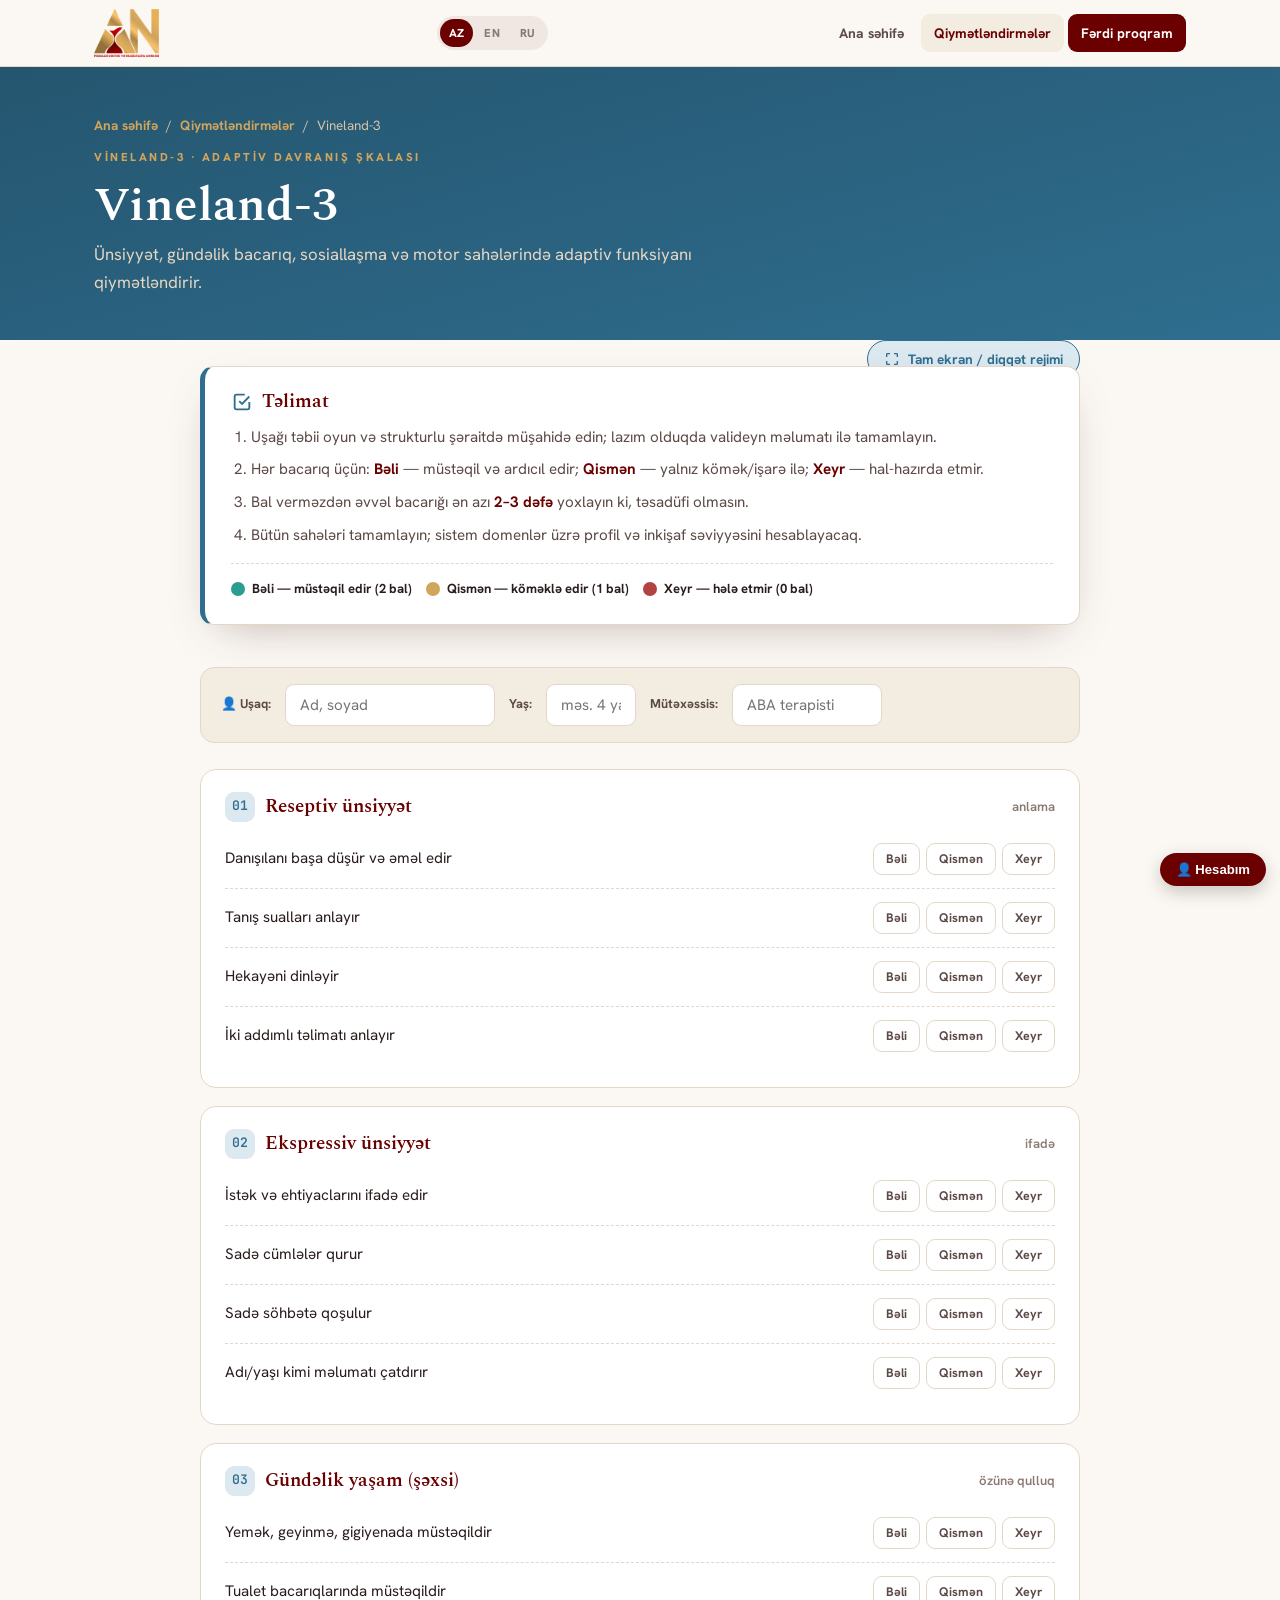
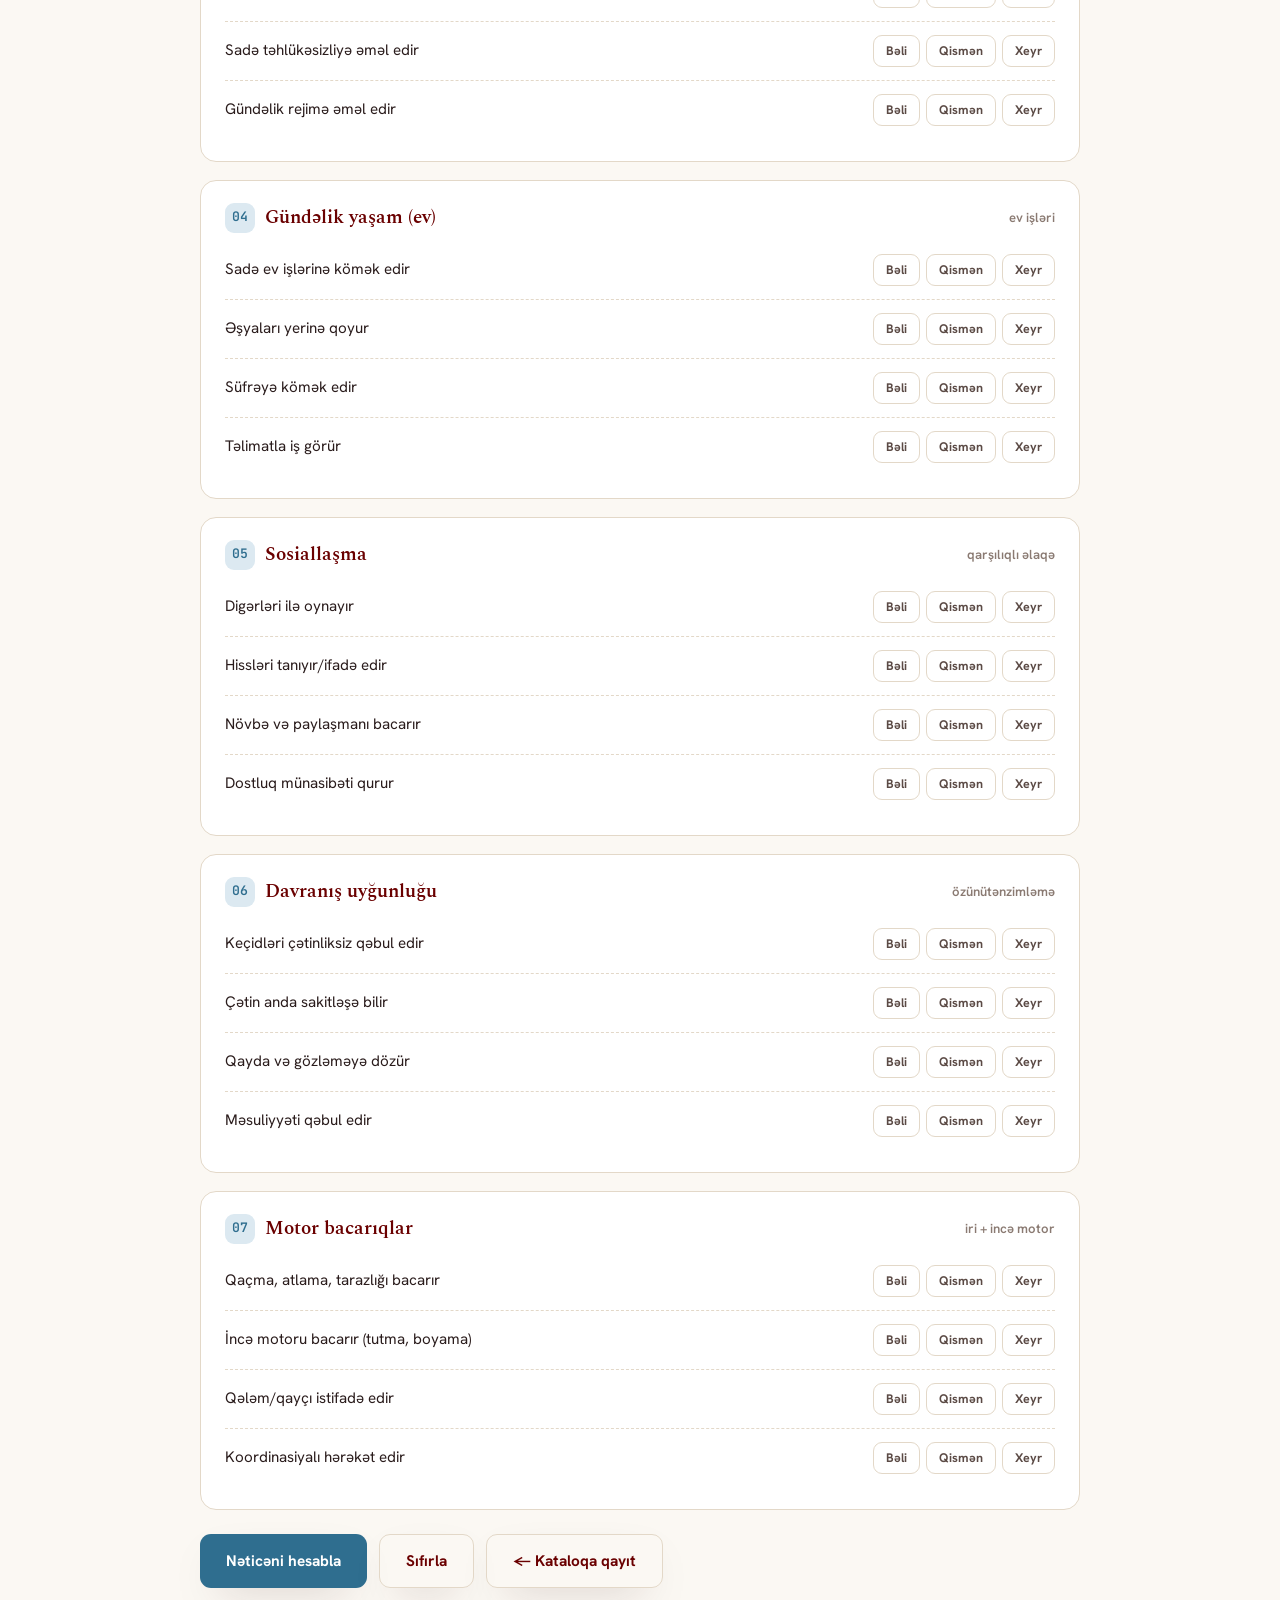
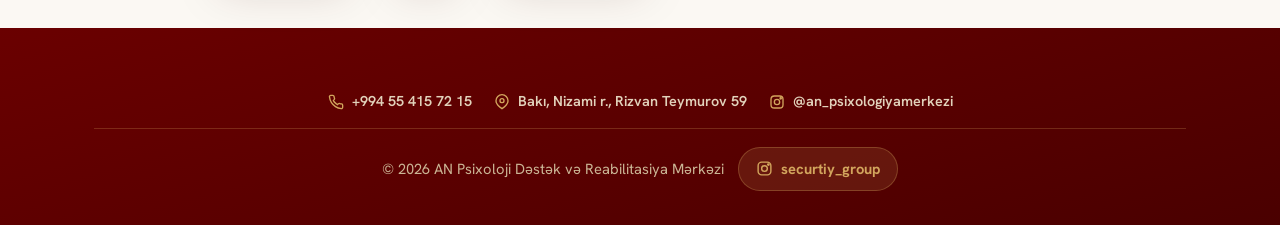
<file: tools/vineland.html>
<!DOCTYPE html><html lang="az"><head><meta charset="UTF-8"><meta name="viewport" content="width=device-width, initial-scale=1.0">
<title>Vineland-3 — AN Psixoloji</title><link rel="stylesheet" href="../assets/style.css?v=20260809a">
<link rel="manifest" href="../manifest.json"><meta name="theme-color" content="#6A0000"><link rel="apple-touch-icon" href="../icon-192.png"><link rel="icon" type="image/png" href="../icon-192.png">
<style>:root{--accent:#2F6E8F;--accent-2:#25596f;--accent-soft:#dce9f1}</style><script src="yenilenme.js" defer></script>
</head><body>
<div class="meter" id="meter"></div>
<button class="focus-exit" onclick="toggleFocus()"><svg viewBox="0 0 24 24" fill="none" stroke="currentColor" stroke-width="2" width="16" height="16"><path d="M4 9V5a1 1 0 011-1h4M20 9V5a1 1 0 00-1-1h-4M4 15v4a1 1 0 001 1h4M20 15v4a1 1 0 01-1 1h-4"/></svg> <span data-i18n="focus_exit">Rejimdən çıx</span></button>
<header class="nav"><div class="wrap nav-in"><a href="../index.html" class="brand" onclick="handleLogoTap(event)"><img src="../logo.png" alt="AN Psixoloji Dəstək və Reabilitasiya Mərkəzi" class="logo-img"></a><div class="lang-switch"></div><button class="burger" onclick="toggleNav()" aria-label="Menyu">☰</button><nav class="nav-links" id="navLinks"><a href="../index.html" data-i18n="nav_home">Ana səhifə</a><a href="../qiymetlendirmeler.html" class="active" data-i18n="nav_assess">Qiymətləndirmələr</a><a href="../proqram.html" class="cta" data-i18n="nav_program">Fərdi proqram</a></nav></div></header>
<section class="page-hero"><div class="wrap">
<div class="crumb"><a href="../index.html" data-i18n="nav_home">Ana səhifə</a> / <a href="../qiymetlendirmeler.html" data-i18n="nav_assess">Qiymətləndirmələr</a> / <span>Vineland-3</span></div>
<span class="eyebrow" id="tEyebrow"></span><h1>Vineland-3</h1><p id="tIntro"></p></div></section>
<main><section style="padding:0"><div class="wrap">
<div class="focus-bar"><button class="focus-toggle" onclick="toggleFocus()"><svg viewBox="0 0 24 24" fill="none" stroke="currentColor" stroke-width="2" width="16" height="16"><path d="M4 9V5a1 1 0 011-1h4M20 9V5a1 1 0 00-1-1h-4M4 15v4a1 1 0 001 1h4M20 15v4a1 1 0 01-1 1h-4"/></svg> <span data-i18n="focus_mode">Tam ekran / diqqət rejimi</span></button></div>
<div class="instr"><h3><svg viewBox="0 0 24 24" fill="none" stroke="var(--accent)" stroke-width="2" width="22" height="22"><path d="M9 11l3 3 8-8"/><path d="M20 12v6a2 2 0 01-2 2H6a2 2 0 01-2-2V6a2 2 0 012-2h9"/></svg> <span data-i18n="instr">Təlimat</span></h3>
<ol><li data-i18n="instr1"></li><li data-i18n="instr2"></li><li data-i18n="instr3"></li><li data-i18n="instr4"></li></ol>
<div class="scale-key"><span><span class="dot" style="background:var(--teal)"></span><span data-i18n="scale_yes"></span></span>
<span><span class="dot" style="background:var(--gold)"></span><span data-i18n="scale_part"></span></span>
<span><span class="dot" style="background:var(--low)"></span><span data-i18n="scale_no"></span></span></div></div>
</div></section>
<section style="padding:8px 0 40px"><div class="wrap">
<div class="profile-bar" id="profileBar"></div><div id="domains"></div>
<div class="assess-actions"><button class="btn btn-accent" onclick="ASSESS.calculate()" data-i18n="calc">Nəticəni hesabla</button>
<button class="btn btn-ghost" onclick="ASSESS.reset()" data-i18n="reset">Sıfırla</button>
<a class="btn btn-ghost" href="../qiymetlendirmeler.html" data-i18n="back_cat">← Kataloqa qayıt</a></div>
<div class="results" id="results"></div></div></section></main>
<footer class="footer"><div class="wrap"><div class="contact-row" style="justify-content:center;margin-bottom:14px"><a href="tel:+994554157215"><svg viewBox="0 0 24 24" fill="none" stroke="currentColor" stroke-width="2"><path d="M22 16.9v3a2 2 0 01-2.2 2 19.8 19.8 0 01-8.6-3 19.5 19.5 0 01-6-6 19.8 19.8 0 01-3-8.6A2 2 0 014.1 2h3a2 2 0 012 1.7c.1.9.3 1.8.6 2.6a2 2 0 01-.5 2.1L8.1 9.9a16 16 0 006 6l1.5-1.1a2 2 0 012.1-.5c.8.3 1.7.5 2.6.6a2 2 0 011.7 2z"/></svg> +994 55 415 72 15</a><span><svg viewBox="0 0 24 24" fill="none" stroke="currentColor" stroke-width="2"><path d="M21 10c0 6-9 12-9 12s-9-6-9-12a9 9 0 0118 0z"/><circle cx="12" cy="10" r="3"/></svg> Bakı, Nizami r., Rizvan Teymurov 59</span><a href="https://instagram.com/an_psixologiyamerkezi" target="_blank" rel="noopener"><svg viewBox="0 0 24 24" fill="none" stroke="currentColor" stroke-width="2" width="17" height="17"><rect x="3" y="3" width="18" height="18" rx="5"/><circle cx="12" cy="12" r="4"/><circle cx="17.5" cy="6.5" r="1" fill="currentColor"/></svg> @an_psixologiyamerkezi</a></div><div class="footer-bot" style="justify-content:center;border-top:1px solid rgba(210,165,93,.25);padding-top:18px"><span class="by">© 2026 AN Psixoloji Dəstək və Reabilitasiya Mərkəzi</span><a class="ig" href="https://aze-ai.az" target="_blank" rel="noopener"><svg viewBox="0 0 24 24" fill="none" stroke="currentColor" stroke-width="2" width="17" height="17"><rect x="3" y="3" width="18" height="18" rx="5"/><circle cx="12" cy="12" r="4"/><circle cx="17.5" cy="6.5" r="1" fill="currentColor"/></svg> securtiy_group</a></div></div></footer><script src="../assets/i18n.js?v=20260809a"></script><script src="../assets/tools-data.js?v=20260809a"></script><script src="../assets/program-data.js?v=20260809a"></script><script src="../assets/core.js?v=20260809a"></script>
<script>(function(){var td=window.TOOLS_DATA["vineland"];
document.getElementById('tEyebrow').textContent=tr(td.eyebrow);
document.getElementById('tIntro').textContent=tr(td.intro);
ASSESS.initScale("vineland");
LICENSE.init('#domains');})();</script><script type="module" src="https://samir210-az.github.io/menyu/analytics.js"></script></body></html>
</file>
<file: assets/style.css>
/* ============================================================
   AN Psixoloji — ABA Terapiya Platforması
   Paylaşılan dizayn sistemi
   Brend: bordo #6A0000 · qızılı #D2A55D · teal #2A9D8F
============================================================ */
@import url('https://fonts.googleapis.com/css2?family=Spectral:ital,wght@0,400;0,500;0,600;0,700;0,800;1,400;1,500&family=Hanken+Grotesk:wght@400;500;600;700;800;900&family=JetBrains+Mono:wght@500;600&display=swap');

:root{
  --bordo:#6A0000;
  --bordo-2:#8a2020;
  --bordo-3:#4a0000;
  --gold:#D2A55D;
  --gold-2:#b9863a;
  --gold-soft:#e9d3ab;
  --teal:#2A9D8F;
  --teal-2:#1f7268;
  --teal-soft:#bfe3dd;
  --ink:#2a1c1c;
  --ink-2:#5b4a45;
  --ink-3:#8a7a72;
  --paper:#FBF8F3;
  --cream:#F3ECE0;
  --cream-2:#ece1cf;
  --line:#e3d8c8;
  --white:#fff;
  --ok:#2A9D8F;
  --mid:#c98a1e;
  --low:#b34242;
  --shadow-sm:0 4px 14px -6px rgba(58,20,20,.2);
  --shadow:0 16px 44px -20px rgba(58,20,20,.35);
  /* Alət rəng vurğusu — hər alət səhifəsi bunu öz rənginə dəyişir */
  --accent:#6A0000;
  --accent-2:#8a2020;
  --accent-soft:#f0e2e2;
  --shadow-lg:0 30px 70px -30px rgba(58,20,20,.45);
  --r:16px;
  --r-lg:24px;
  --ease:cubic-bezier(.22,1,.36,1);
}
*{box-sizing:border-box;margin:0;padding:0}
html{scroll-behavior:smooth}
body{
  font-family:'Hanken Grotesk',system-ui,sans-serif;
  background:var(--paper);color:var(--ink);line-height:1.62;
  -webkit-font-smoothing:antialiased;overflow-x:hidden;
}
h1,h2,h3,h4,h5{font-family:'Spectral',Georgia,serif;line-height:1.14;font-weight:600;color:var(--bordo)}
a{color:inherit}
img,svg{max-width:100%;display:block}
.wrap{max-width:1140px;margin:0 auto;padding:0 24px}
.narrow{max-width:880px;margin:0 auto;padding:0 24px}
.eyebrow{font-size:.72rem;letter-spacing:.22em;text-transform:uppercase;font-weight:800;color:var(--teal-2)}
.mono{font-family:'JetBrains Mono',monospace}
.muted{color:var(--ink-2)}

/* ---------- NAV ---------- */
.nav{position:sticky;top:0;z-index:100;background:rgba(251,248,243,.85);
  backdrop-filter:blur(12px);border-bottom:1px solid var(--line)}
.nav-in{display:flex;align-items:center;justify-content:space-between;height:66px}
.brand{display:flex;align-items:center;gap:11px;font-weight:800;color:var(--bordo);
  font-size:1.05rem;text-decoration:none}
.brand .logo{width:40px;height:40px;border-radius:11px;
  background:linear-gradient(135deg,var(--bordo),var(--bordo-2));
  display:grid;place-items:center;box-shadow:var(--shadow-sm)}
.brand .logo-img{height:48px;width:auto;display:block}
.brand small{display:block;font-size:.68rem;font-weight:600;color:var(--ink-3);letter-spacing:.02em}
.nav-links{display:flex;gap:4px;align-items:center}
.nav-links a{font-size:.86rem;font-weight:700;color:var(--ink-2);text-decoration:none;
  padding:8px 13px;border-radius:9px;transition:.2s var(--ease)}
.nav-links a:hover,.nav-links a.active{background:var(--cream);color:var(--bordo)}
.nav-links a.cta{background:var(--bordo);color:#fff}
.nav-links a.cta:hover{background:var(--bordo-2);color:#fff}
.burger{display:none;background:none;border:1px solid var(--line);border-radius:9px;
  width:42px;height:42px;font-size:1.2rem;cursor:pointer;color:var(--bordo)}
@media(max-width:880px){
  .nav-links{position:absolute;top:66px;left:0;right:0;flex-direction:column;align-items:stretch;
    background:var(--paper);border-bottom:1px solid var(--line);padding:12px 24px;gap:6px;
    display:none}
  .nav-links.open{display:flex}
  .nav-links a{padding:11px 14px}
  .burger{display:grid;place-items:center}
}

/* ---------- HERO ---------- */
.hero{position:relative;overflow:hidden;border-bottom:1px solid var(--line);
  background:radial-gradient(circle at 88% -20%,rgba(210,165,93,.28),transparent 42%),
    radial-gradient(circle at -5% 120%,rgba(42,157,143,.18),transparent 45%),var(--paper)}
.hero-grid{display:grid;grid-template-columns:1.05fr .95fr;gap:40px;align-items:center;padding:70px 0 64px;position:relative;z-index:2}
.hero-box{background:#fff;border:1px solid var(--line);border-radius:var(--r-lg);padding:36px 38px;
  box-shadow:0 26px 60px -26px rgba(58,20,20,.32),0 2px 0 rgba(210,165,93,.35) inset;
  opacity:0;transform:translateY(24px);animation:heroIn .8s var(--ease) .1s forwards}
.hero h1{font-size:clamp(2.1rem,6vw,4.4rem);letter-spacing:-1px;margin:16px 0 6px}
.hero h1 em{font-style:italic;font-weight:500;color:var(--teal-2)}
.hero .lead{font-size:1.16rem;color:var(--ink-2);max-width:540px;margin-top:14px}
.hero-cta{display:flex;gap:13px;margin-top:30px;flex-wrap:wrap}
.hero-cta .btn{opacity:0;transform:translateY(16px);animation:heroIn .7s var(--ease) forwards}
.hero-cta .btn:nth-child(1){animation-delay:.38s}
.hero-cta .btn:nth-child(2){animation-delay:.48s}
.hero-art{position:relative;opacity:0;animation:heroInArt 1s var(--ease) .22s forwards}
@keyframes heroIn{from{opacity:0;transform:translateY(24px)}to{opacity:1;transform:translateY(0)}}
@keyframes heroInArt{from{opacity:0;transform:translateY(18px) scale(.94)}to{opacity:1;transform:translateY(0) scale(1)}}
@media(max-width:900px){.hero-grid{grid-template-columns:1fr;gap:24px;padding:40px 0}.hero-art{order:-1;max-width:340px;margin:0 auto}}
@media(max-width:520px){.hero-box{padding:22px 18px;border-radius:18px}}

/* floating blobs — parallax dərinlik qatı (mobildə də görünür, ölçüsü azaldılıb) */
.hero-blob{position:absolute;border-radius:50%;filter:blur(2px);opacity:.55;animation:float 9s ease-in-out infinite;
  will-change:transform;pointer-events:none;z-index:1}
.hero-blob.b1{width:120px;height:120px;top:4%;right:6%;background:radial-gradient(circle,var(--gold-soft),transparent 70%)}
.hero-blob.b2{width:90px;height:90px;bottom:6%;left:4%;background:radial-gradient(circle,var(--teal-soft),transparent 70%);animation-delay:2s}
.hero-blob.b3{width:60px;height:60px;top:46%;right:14%;background:radial-gradient(circle,var(--bordo-2),transparent 70%);opacity:.22;animation-delay:4s}
@keyframes float{0%,100%{transform:translateY(0) scale(1)}50%{transform:translateY(-18px) scale(1.05)}}
@media(max-width:520px){.hero-blob.b1{width:70px;height:70px}.hero-blob.b2{width:55px;height:55px}.hero-blob.b3{display:none}}

/* hero parallax layer */
.hero-art{will-change:transform;transition:transform .12s linear}
.hero-box{will-change:transform;transition:transform .12s linear}
#ringOuter,#ringMiddle,#logoMark{will-change:transform;transition:transform .1s linear}
#logoMark{transform-box:fill-box;transform-origin:center}
.spin-slow,.spin-slow-rev,.float-logo{transform-box:fill-box;transform-origin:center}
.spin-slow{animation:spinSlow 46s linear infinite}
.spin-slow-rev{animation:spinSlow 32s linear infinite reverse}
.float-logo{animation:logoFloat 5s ease-in-out infinite}
@keyframes spinSlow{from{transform:rotate(0deg)}to{transform:rotate(360deg)}}
@keyframes logoFloat{0%,100%{transform:translateY(0)}50%{transform:translateY(-7px)}}
@media(prefers-reduced-motion:reduce){.hero-art,.hero-box,.hero-blob,#ringOuter,#ringMiddle,#logoMark,.spin-slow,.spin-slow-rev,.float-logo{transition:none!important;animation:none!important;opacity:1!important;transform:none!important}}

/* ---------- TELEFON DOĞRULAMA MODALI ---------- */
.verify-overlay{position:fixed;inset:0;background:rgba(42,20,20,.55);backdrop-filter:blur(3px);
  display:none;place-items:center;z-index:300;padding:20px}
.verify-overlay.show{display:grid}
.verify-modal{background:#fff;border-radius:var(--r-lg);padding:32px 28px;max-width:400px;width:100%;
  box-shadow:var(--shadow-lg);position:relative;animation:heroIn .35s var(--ease)}
.verify-modal h3{font-size:1.35rem;margin-bottom:8px}
.verify-modal .muted{font-size:.9rem;margin-bottom:18px}
.verify-modal label{display:block;font-size:.8rem;font-weight:700;color:var(--ink-2);margin:12px 0 5px}
.verify-modal input{width:100%;font-family:inherit;font-size:.95rem;padding:11px 14px;border:1px solid var(--line);
  border-radius:10px;background:var(--paper)}
.verify-modal input:focus{outline:none;border-color:var(--teal)}
.verify-modal .btn{margin-top:18px}
.verify-close{position:absolute;top:14px;right:14px;width:32px;height:32px;border-radius:50%;border:none;
  background:var(--cream);color:var(--ink-2);font-size:1.2rem;cursor:pointer;display:grid;place-items:center}
.verify-close:hover{background:var(--gold-soft)}
.verify-err{color:var(--low,#b34242);font-size:.85rem;min-height:1.1em;margin-top:8px}
.verify-tabs{display:flex;gap:6px;background:var(--cream);border-radius:999px;padding:4px;margin-bottom:14px}
.vtab{flex:1;border:none;background:transparent;padding:9px 0;border-radius:999px;font-size:.86rem;font-weight:700;
  color:var(--ink-2);cursor:pointer;transition:.2s ease}
.vtab.active{background:var(--bordo);color:#fff}
#verifyWait .btn{margin-top:8px}

/* ---------- BACK TO TOP ---------- */
.back-top{position:fixed;right:20px;bottom:20px;width:46px;height:46px;border-radius:50%;
  background:var(--bordo);color:#fff;border:none;display:grid;place-items:center;cursor:pointer;
  box-shadow:var(--shadow);opacity:0;visibility:hidden;transform:translateY(12px);
  transition:opacity .3s var(--ease),transform .3s var(--ease),background .2s;z-index:80}
.back-top.show{opacity:1;visibility:visible;transform:none}
.back-top:hover{background:var(--bordo-2)}
.back-top svg{width:20px;height:20px}

/* ---------- BUTTONS ---------- */
.btn{display:inline-flex;align-items:center;gap:9px;font-family:inherit;font-weight:700;
  font-size:.96rem;border-radius:11px;padding:14px 26px;cursor:pointer;border:none;
  text-decoration:none;transition:.22s var(--ease)}
.btn svg{width:18px;height:18px}
.btn-primary{background:var(--bordo);color:#fff;box-shadow:var(--shadow-sm)}
.btn-primary:hover{background:var(--bordo-2);transform:translateY(-2px);box-shadow:var(--shadow)}
.btn-gold{background:var(--gold);color:#3a2400}
.btn-gold:hover{background:#e2b76e;transform:translateY(-2px);box-shadow:var(--shadow)}
.btn-teal{background:var(--teal);color:#fff}
.btn-teal:hover{background:var(--teal-2);transform:translateY(-2px);box-shadow:var(--shadow)}
.btn-ghost{background:transparent;color:var(--bordo);border:1.5px solid var(--line)}
.btn-ghost:hover{border-color:var(--gold);background:var(--cream)}
.btn-block{width:100%;justify-content:center}

/* ---------- SECTIONS ---------- */
section{padding:74px 0;position:relative}
.sec-head{max-width:680px;margin:0 auto 44px;text-align:center}
.sec-head.left{margin-left:0;text-align:left}
.sec-head h2{font-size:clamp(1.9rem,4vw,2.8rem);margin:10px 0 12px}
.sec-head p{color:var(--ink-2);font-size:1.08rem}
.alt{background:var(--cream);border-top:1px solid var(--line);border-bottom:1px solid var(--line)}
.dark{background:linear-gradient(165deg,var(--bordo-3),var(--bordo));color:#f3e7d6}
.dark h2,.dark h3{color:var(--gold)}
.dark .eyebrow{color:var(--gold)}
.dark p{color:#e7d6c2}

/* ---------- ABOUT (şəkil + mətn) ---------- */
.about-grid{display:grid;grid-template-columns:.9fr 1.1fr;gap:48px;align-items:center}
.about-img{position:relative;border-radius:var(--r-lg);overflow:hidden;box-shadow:var(--shadow-lg);aspect-ratio:4/5}
.about-img img{width:100%;height:100%;object-fit:cover;display:block}
.about-img::after{content:"";position:absolute;inset:0;border-radius:var(--r-lg);box-shadow:inset 0 0 0 1px rgba(255,255,255,.15)}
@media(max-width:860px){.about-grid{grid-template-columns:1fr;gap:28px}.about-img{max-width:420px;margin:0 auto;aspect-ratio:16/10}}

/* ---------- CARDS / GRIDS ---------- */
.grid{display:grid;gap:20px}
.g4,.g3,.g2{display:grid;gap:20px}
.g4{grid-template-columns:repeat(4,1fr)}
.g3{grid-template-columns:repeat(3,1fr)}
.g2{grid-template-columns:repeat(2,1fr)}
@media(max-width:980px){.g4{grid-template-columns:repeat(2,1fr)}.g3{grid-template-columns:repeat(2,1fr)}}
@media(max-width:760px){.g3,.g2,.g4{grid-template-columns:1fr}}
.card{background:var(--white);border:1px solid var(--line);border-radius:var(--r);
  padding:26px;transition:.25s var(--ease);position:relative;overflow:hidden}
.card:hover{transform:translateY(-5px);box-shadow:var(--shadow);border-color:var(--gold-soft)}
.card .ic{width:50px;height:50px;border-radius:13px;background:var(--cream);
  display:grid;place-items:center;margin-bottom:15px}
.card .ic svg{width:26px;height:26px}
.card h3{font-size:1.25rem;margin-bottom:7px}
.card p{font-size:.95rem;color:var(--ink-2)}
.card.svc{padding:0}
.svc-img{aspect-ratio:16/10;overflow:hidden;background:var(--cream)}
.svc-img img{width:100%;height:100%;object-fit:cover;display:block;transition:transform .5s var(--ease)}
.card.svc:hover .svc-img img{transform:scale(1.06)}
.svc-body{padding:22px 24px 26px}
.svc-body .ic{margin-top:-42px;position:relative;z-index:2;box-shadow:0 8px 18px -8px rgba(58,20,20,.35);border:3px solid var(--white)}

/* ---------- TOOL CARDS (catalog) ---------- */
.tool-card{display:flex;flex-direction:column;background:var(--white);border:1px solid var(--line);
  border-radius:var(--r-lg);overflow:hidden;transition:.28s var(--ease);text-decoration:none;color:inherit;
  position:relative}
.tool-card:hover{transform:translateY(-6px);box-shadow:var(--shadow-lg);border-color:var(--gold)}
.tool-top{padding:26px 26px 18px;background:linear-gradient(135deg,var(--cream),#fff);position:relative}
.tool-badge{position:absolute;top:18px;right:18px;font-family:'JetBrains Mono',monospace;
  font-size:.7rem;font-weight:600;background:var(--bordo);color:var(--gold);padding:5px 11px;border-radius:20px}
.tool-ill{width:64px;height:64px;margin-bottom:14px}
.tool-card h3{font-size:1.32rem;margin-bottom:3px}
.tool-abbr{font-family:'JetBrains Mono',monospace;font-size:.82rem;color:var(--teal-2);font-weight:600}
.tool-body{padding:0 26px 22px;flex:1;display:flex;flex-direction:column}
.tool-body p{font-size:.93rem;color:var(--ink-2);margin:10px 0 14px;flex:1}
.tool-meta{display:flex;gap:8px;flex-wrap:wrap;margin-bottom:16px}
.meta-pill{font-size:.74rem;font-weight:700;background:var(--cream);color:var(--bordo-2);
  padding:4px 11px;border-radius:20px;border:1px solid var(--line)}
.tool-go{display:flex;align-items:center;justify-content:space-between;font-weight:800;
  color:var(--bordo);border-top:1px solid var(--line);padding-top:15px;font-size:.92rem}
.tool-go .arrow{width:34px;height:34px;border-radius:50%;background:var(--bordo);color:#fff;
  display:grid;place-items:center;transition:.25s var(--ease)}
.tool-card:hover .tool-go .arrow{transform:translateX(4px);background:var(--gold);color:#3a2400}
.done-flag{position:absolute;top:0;left:0;background:var(--teal);color:#fff;font-size:.7rem;
  font-weight:700;padding:5px 14px;border-radius:0 0 12px 0;display:none;z-index:2}
.tool-card.completed .done-flag{display:block}

/* ---------- TIMELINE ---------- */
.timeline{position:relative;max-width:840px;margin:0 auto}
.timeline::before{content:"";position:absolute;left:25px;top:10px;bottom:10px;width:3px;
  background:linear-gradient(var(--bordo),var(--gold),var(--teal));border-radius:3px}
.tstep{position:relative;padding:0 0 18px 70px}
.tnum{position:absolute;left:0;top:6px;width:52px;height:52px;border-radius:50%;
  background:var(--bordo);color:var(--gold);display:grid;place-items:center;
  font-family:'Spectral',serif;font-weight:700;font-size:1.3rem;border:4px solid var(--paper);z-index:2}
.tstep:nth-child(n+5) .tnum{background:var(--teal);color:#fff}
.tcard{background:var(--white);border:1px solid var(--line);border-radius:14px;padding:18px 22px;
  transition:.2s var(--ease)}
.tcard:hover{box-shadow:var(--shadow);border-color:var(--gold-soft)}
.tcard .ten{font-size:.76rem;color:var(--teal-2);font-weight:700;letter-spacing:.04em;text-transform:uppercase}
.tcard h3{font-size:1.18rem;margin:3px 0 7px}
.tcard p{font-size:.94rem;color:var(--ink-2)}
.chips{display:flex;flex-wrap:wrap;gap:7px;margin-top:11px}
.chip{font-size:.75rem;font-weight:700;background:var(--cream);color:var(--bordo);
  padding:4px 11px;border-radius:20px;border:1px solid var(--line)}
@media(max-width:560px){.tstep{padding-left:58px}.tnum{width:44px;height:44px;font-size:1.05rem}.timeline::before{left:21px}}

/* ---------- ASSESSMENT (tool pages) ---------- */
.page-hero{background:linear-gradient(165deg,color-mix(in srgb,var(--accent) 78%,#000),var(--accent));color:#f3e7d6;
  padding:48px 0 44px;position:relative;overflow:hidden}
.page-hero .eyebrow{color:var(--gold)}
.page-hero h1{color:#fff;font-size:clamp(2rem,5vw,3rem);margin:10px 0 8px}
.page-hero p{color:#e7d6c2;max-width:600px;font-size:1.05rem}
.crumb{display:flex;gap:8px;align-items:center;font-size:.84rem;color:#d8c3a8;margin-bottom:6px}
.crumb a{color:var(--gold);text-decoration:none;font-weight:700}
.page-hero .h-ill{position:absolute;right:-20px;bottom:-30px;width:230px;opacity:.5;pointer-events:none}

.instr{background:var(--white);border:1px solid var(--line);border-left:5px solid var(--accent);
  border-radius:14px;padding:24px 26px;margin:-30px auto 34px;max-width:880px;box-shadow:var(--shadow);position:relative}
.instr h3{font-size:1.2rem;display:flex;align-items:center;gap:9px;margin-bottom:12px}
.instr ol{margin-left:20px;display:grid;gap:8px}
.instr li{font-size:.95rem;color:var(--ink-2)}
.instr li b{color:var(--bordo)}
.scale-key{display:flex;gap:14px;flex-wrap:wrap;margin-top:16px;padding-top:14px;border-top:1px dashed var(--line)}
.scale-key span{font-size:.82rem;font-weight:700;display:flex;align-items:center;gap:7px}
.dot{width:14px;height:14px;border-radius:50%}

.profile-bar{background:var(--cream);border:1px solid var(--line);border-radius:14px;
  padding:16px 20px;margin:0 auto 26px;max-width:880px;display:flex;gap:14px;align-items:center;flex-wrap:wrap}
.profile-bar input{font-family:inherit;font-size:.95rem;padding:10px 14px;border:1px solid var(--line);
  border-radius:9px;background:#fff;color:var(--ink)}
.profile-bar input:focus{outline:none;border-color:var(--teal)}
.profile-bar .pf-name{flex:1;min-width:160px}
.profile-bar label{font-size:.8rem;font-weight:700;color:var(--ink-2)}

.domain{background:var(--white);border:1px solid var(--line);border-radius:var(--r);
  padding:22px 24px;margin-bottom:18px;max-width:880px;margin-left:auto;margin-right:auto}
.domain-head{display:flex;justify-content:space-between;align-items:center;gap:12px;
  margin-bottom:8px;flex-wrap:wrap}
.domain-head h3{font-size:1.18rem;display:flex;align-items:center;gap:10px}
.domain-head .num{width:30px;height:30px;border-radius:9px;background:var(--accent-soft);color:var(--accent);
  display:grid;place-items:center;font-family:'JetBrains Mono',monospace;font-size:.82rem;font-weight:600}
.domain-head small{color:var(--ink-3);font-size:.82rem;font-weight:600}
.qrow{display:flex;justify-content:space-between;align-items:center;gap:16px;
  padding:13px 0;border-bottom:1px dashed var(--line)}
.qrow:last-child{border-bottom:none}
.qrow .qt{font-size:.95rem;color:var(--ink)}
.opts{display:flex;gap:6px;flex-shrink:0}
.opts button{border:1.5px solid var(--line);background:#fff;color:var(--ink-2);font-family:inherit;
  font-size:.78rem;font-weight:700;padding:7px 12px;border-radius:9px;cursor:pointer;transition:.15s}
.opts button:hover{border-color:var(--gold)}
.opts button.sel[data-v="2"]{background:var(--teal);border-color:var(--teal);color:#fff}
.opts button.sel[data-v="1"]{background:var(--gold);border-color:var(--gold);color:#3a2400}
.opts button.sel[data-v="0"]{background:var(--low);border-color:var(--low);color:#fff}
/* single-choice (FBA) */
.opts.single button.sel{background:var(--accent);border-color:var(--accent);color:#fff}
@media(max-width:560px){.qrow{flex-direction:column;align-items:flex-start;gap:9px}}

.assess-actions{max-width:880px;margin:24px auto 0;display:flex;gap:12px;flex-wrap:wrap;
  position:sticky;bottom:16px;z-index:20}
.assess-actions .btn{box-shadow:var(--shadow)}

/* progress meter */
.meter{display:none;position:fixed;top:66px;left:0;height:4px;background:var(--accent);width:0;z-index:90;transition:width .3s}

/* ---------- RESULTS ---------- */
.results{max-width:880px;margin:30px auto 0;background:var(--white);border:1px solid var(--line);
  border-radius:var(--r-lg);padding:32px;display:none;box-shadow:var(--shadow)}
.results.show{display:block;animation:rise .5s var(--ease)}
@keyframes rise{from{opacity:0;transform:translateY(16px)}to{opacity:1;transform:none}}
.res-top{display:flex;gap:24px;align-items:center;flex-wrap:wrap;margin-bottom:22px}
.ring{position:relative;width:130px;height:130px;flex-shrink:0}
.ring svg{transform:rotate(-90deg)}
.ring .rt{position:absolute;inset:0;display:grid;place-items:center;text-align:center}
.ring .rt b{font-family:'Spectral',serif;font-size:2rem;color:var(--bordo);line-height:1}
.ring .rt span{font-size:.72rem;color:var(--ink-3);font-weight:700}
.level-badge{display:inline-flex;align-items:center;gap:11px;background:var(--cream);
  border:1px solid var(--line);border-radius:30px;padding:9px 20px;font-weight:800;color:var(--bordo)}
.level-badge .lv{font-family:'Spectral',serif;font-size:1.5rem}
.bar{margin:13px 0}
.bar .bl{display:flex;justify-content:space-between;font-size:.88rem;font-weight:700;margin-bottom:6px}
.bar .track{height:13px;background:var(--cream);border-radius:8px;overflow:hidden}
.bar .fill{height:100%;border-radius:8px;width:0;transition:width 1s var(--ease)}
.reco{background:var(--cream);border:1px solid var(--line);border-radius:14px;padding:20px 22px;margin-top:20px}
.reco h4{font-size:1.1rem;margin-bottom:10px;display:flex;align-items:center;gap:8px}
.reco ul{list-style:none;display:grid;gap:7px}
.reco li{font-size:.94rem;color:var(--ink-2);padding-left:24px;position:relative}
.reco li::before{content:"›";position:absolute;left:7px;color:var(--teal);font-weight:800}
.reco li b{color:var(--bordo)}
.res-actions{display:flex;gap:12px;margin-top:22px;flex-wrap:wrap}
.saved-note{font-size:.85rem;color:var(--teal-2);font-weight:700;margin-top:12px;display:none}
.saved-note.show{display:flex;align-items:center;gap:7px}

/* ---------- callout / note ---------- */
.note{background:var(--cream);border:1px solid var(--line);border-radius:12px;padding:14px 18px;
  font-size:.86rem;color:var(--ink-2);display:flex;gap:11px;align-items:flex-start}
.note svg{flex-shrink:0;width:20px;height:20px;color:var(--gold-2);margin-top:2px}

/* ---------- program page ---------- */
.prog-empty{text-align:center;max-width:520px;margin:40px auto;padding:40px;background:var(--white);
  border:1px dashed var(--line);border-radius:var(--r-lg)}
.prog-empty svg{width:90px;height:90px;margin:0 auto 18px;opacity:.8}
.prog-card{background:var(--white);border:1px solid var(--line);border-radius:var(--r);padding:24px;margin-bottom:18px}
.prog-card.goal{border-left:5px solid var(--teal)}
.summary-grid{display:grid;grid-template-columns:repeat(auto-fit,minmax(150px,1fr));gap:14px;margin-bottom:24px}
.stat{background:var(--white);border:1px solid var(--line);border-radius:14px;padding:18px;text-align:center}
.stat b{font-family:'Spectral',serif;font-size:2.1rem;color:var(--bordo);display:block;line-height:1}
.stat span{font-size:.82rem;color:var(--ink-3);font-weight:700}
.goal-head{display:flex;justify-content:space-between;align-items:baseline;gap:10px;flex-wrap:wrap}
.goal-tag{font-size:.74rem;font-weight:800;padding:4px 12px;border-radius:20px}
.tag-pri{background:#fbe4e4;color:var(--low)}
.tag-mid{background:#fbf0d8;color:var(--gold-2)}
.tag-ok{background:var(--teal-soft);color:var(--teal-2)}

/* ---------- FOOTER ---------- */
.footer{background:linear-gradient(165deg,var(--bordo),var(--bordo-3));color:#e9d9c4;
  padding:56px 0 34px;position:relative;overflow:hidden}
.footer-grid{display:grid;grid-template-columns:1.4fr 1fr 1fr;gap:34px;margin-bottom:34px}
@media(max-width:760px){.footer-grid{grid-template-columns:1fr;gap:24px}}
.footer h4{color:var(--gold);font-size:1.05rem;margin-bottom:14px}
.footer .fbrand{font-family:'Spectral',serif;font-size:1.4rem;color:var(--gold);margin-bottom:8px}
.footer p{font-size:.92rem;color:#d8c3a8;max-width:340px}
.footer ul{list-style:none;display:grid;gap:9px}
.footer a{color:#e9d9c4;text-decoration:none;font-size:.92rem;transition:.2s}
.footer a:hover{color:var(--gold)}
.footer-bot{border-top:1px solid rgba(210,165,93,.25);padding-top:22px;display:flex;
  justify-content:space-between;align-items:center;gap:14px;flex-wrap:wrap}
.footer-bot .by{font-size:.92rem;color:#cbb595}
.footer-bot .by b{color:var(--gold)}
.ig{display:inline-flex;align-items:center;gap:8px;background:rgba(210,165,93,.14);
  padding:9px 17px;border-radius:30px;border:1px solid rgba(210,165,93,.3);
  text-decoration:none;color:var(--gold)!important;font-weight:700;font-size:.9rem;transition:.2s}
.ig:hover{background:rgba(210,165,93,.24)}

/* ---------- reveal animation ---------- */
.reveal{opacity:0;transform:translateY(26px);transition:opacity .7s var(--ease),transform .7s var(--ease)}
.reveal.in{opacity:1;transform:none}
.reveal.d1{transition-delay:.08s}.reveal.d2{transition-delay:.16s}
.reveal.d3{transition-delay:.24s}.reveal.d4{transition-delay:.32s}

:focus-visible{outline:3px solid var(--teal);outline-offset:2px;border-radius:5px}
@media(prefers-reduced-motion:reduce){
  *{animation:none!important;transition:none!important;scroll-behavior:auto}
  .reveal{opacity:1;transform:none}
}

/* ---------- ALƏT VURĞU DÜYMƏSİ ---------- */
.btn-accent{background:var(--accent);color:#fff;box-shadow:var(--shadow-sm)}
.btn-accent:hover{background:var(--accent-2);transform:translateY(-2px);box-shadow:var(--shadow)}

/* ---------- FOKUS / TAM EKRAN REJİMİ ---------- */
.focus-bar{max-width:880px;margin:0 auto 18px;display:flex;justify-content:flex-end}
.focus-toggle{display:inline-flex;align-items:center;gap:8px;background:var(--accent-soft);
  color:var(--accent);border:1.5px solid var(--accent);font-family:inherit;font-weight:700;
  font-size:.85rem;padding:9px 16px;border-radius:30px;cursor:pointer;transition:.2s}
.focus-toggle:hover{background:var(--accent);color:#fff}
.focus-exit{display:none;position:fixed;top:14px;right:14px;z-index:120;background:var(--accent);
  color:#fff;border:none;font-family:inherit;font-weight:700;font-size:.85rem;padding:10px 18px;
  border-radius:30px;cursor:pointer;box-shadow:var(--shadow);align-items:center;gap:8px}
body.focus .nav,body.focus .page-hero,body.focus .footer,body.focus .focus-bar{display:none}
body.focus .meter{top:0}
body.focus{background:var(--paper)}
body.focus .focus-exit{display:inline-flex}
body.focus main,body.focus .assess-wrap{padding-top:26px}
body.focus .instr{margin-top:22px}
body.focus .domain{max-width:920px}
body.focus .qrow .qt{font-size:1.05rem}
body.focus .opts button{font-size:.85rem;padding:9px 15px}
body.focus .domain-head h3{font-size:1.3rem}

/* ---------- ƏLAQƏ FOOTER ---------- */
.contact-row{display:flex;gap:22px;flex-wrap:wrap;margin:6px 0 2px}
.contact-row a,.contact-row span{display:inline-flex;align-items:center;gap:8px;color:#e2d2bb;
  text-decoration:none;font-size:.9rem;font-weight:600;transition:.2s}
.contact-row a:hover{color:var(--gold)}
.contact-row svg{width:16px;height:16px;flex-shrink:0;stroke:var(--gold)}

/* ---------- KONKRET PLAN BLOKLARI ---------- */
.plan{background:var(--cream);border:1px solid var(--line);border-left:4px solid var(--accent);
  border-radius:13px;padding:18px 20px;margin:14px 0}
.plan-head{display:flex;justify-content:space-between;align-items:baseline;gap:10px;margin-bottom:8px}
.plan-head h5{font-family:'Spectral',serif;font-size:1.12rem;color:var(--bordo);margin:0}
.plan-head .pct{font-weight:800;color:var(--gold-2);font-size:.9rem;white-space:nowrap}
.plan .method{font-size:.9rem;color:var(--ink-2);margin-bottom:10px}
.plan .method b{color:var(--bordo)}
.steps-label{font-size:.74rem;font-weight:800;letter-spacing:.05em;text-transform:uppercase;color:var(--teal-2)}
.plan ol{margin:6px 0 12px 20px;display:grid;gap:6px}
.plan ol li{font-size:.92rem;color:var(--ink-2)}
.parent-task{background:#fff;border:1px dashed var(--gold);border-radius:10px;padding:11px 14px;
  font-size:.9rem;color:var(--ink-2);display:flex;gap:9px;align-items:flex-start}
.parent-task b{color:var(--bordo)}
.parent-task svg{width:18px;height:18px;flex-shrink:0;stroke:var(--gold-2);margin-top:1px}

/* valideyn tapşırıqları (proqram) */
.ptask{display:flex;gap:12px;background:var(--white);border:1px solid var(--line);
  border-left:4px solid var(--gold);border-radius:12px;padding:14px 16px;margin:10px 0}
.ptask .n{flex-shrink:0;width:30px;height:30px;border-radius:9px;background:var(--gold-soft);
  color:var(--bordo-2);display:grid;place-items:center;font-weight:800;
  font-family:'JetBrains Mono',monospace;font-size:.85rem}
.ptask p{font-size:.93rem;color:var(--ink-2);margin:0}
.ptask p b{color:var(--bordo)}
.prog-card.goal ol.gsteps{margin:10px 0 0 20px;display:grid;gap:6px}
.prog-card.goal ol.gsteps li{font-size:.92rem;color:var(--ink-2)}
.sec-divider{font-family:'Spectral',serif;font-size:1.5rem;color:var(--bordo);
  margin:32px 0 14px;display:flex;align-items:center;gap:12px}
.sec-divider::after{content:"";flex:1;height:1px;background:var(--line)}

/* ===== Dil keçidi, index əlavələri, overflow qorunması ===== */
.lang-switch{display:inline-flex;gap:2px;background:rgba(106,0,0,.07);border-radius:999px;padding:3px;margin:0 6px;vertical-align:middle;flex-shrink:0}
.lang-switch button{border:none;background:none;font:inherit;font-size:.72rem;font-weight:800;letter-spacing:.03em;color:var(--ink-3,#8a7a72);padding:5px 9px;border-radius:999px;cursor:pointer;transition:.18s}
.lang-switch button.on{background:var(--bordo);color:#fff}
.lang-switch button:hover:not(.on){color:var(--bordo)}
@media(max-width:520px){.lang-switch button{padding:5px 6px;font-size:.68rem}.brand small{display:none}}
.hero-copy{max-width:560px}
.hero-copy>p{font-size:1.14rem;color:var(--ink-2,#5b4a45);max-width:540px;margin-top:14px}
.hart{width:100%;height:auto;display:block}
.stats{padding:30px 0;background:var(--cream,#F3ECE0)}
.stat-card{background:var(--white,#fff);border:1px solid var(--line);border-radius:16px;padding:22px 18px;text-align:center}
.stat-card b{font-family:'Spectral',serif;font-size:2.1rem;color:var(--bordo);display:block;line-height:1}
.stat-card span{font-size:.82rem;color:var(--ink-3,#8a7a72);font-weight:700;display:block;margin-top:6px}
.btn-ghost-light{background:transparent;border:1px solid rgba(255,255,255,.55);color:#fff}
.btn-ghost-light:hover{background:rgba(255,255,255,.14)}
/* overflow / kənara çıxma qorunması */
html,body{max-width:100%;overflow-x:hidden}
*{min-width:0}
img{max-width:100%;height:auto}
.hart,.hero-art svg{max-width:100%;height:auto}
.wrap{box-sizing:border-box}

/* PWA install düyməsi */
.pwa-install{position:fixed;left:50%;bottom:18px;transform:translateX(-50%);z-index:60;
  display:inline-flex;align-items:center;gap:8px;background:var(--bordo);color:#fff;border:none;
  font:inherit;font-weight:700;font-size:.9rem;padding:12px 20px;border-radius:999px;cursor:pointer;
  box-shadow:0 10px 30px rgba(106,0,0,.35);animation:pwaUp .4s var(--ease,ease) both}
.pwa-install:hover{background:var(--bordo-2,#8a2020)}
@keyframes pwaUp{from{opacity:0;transform:translate(-50%,16px)}to{opacity:1;transform:translate(-50%,0)}}
</file>
